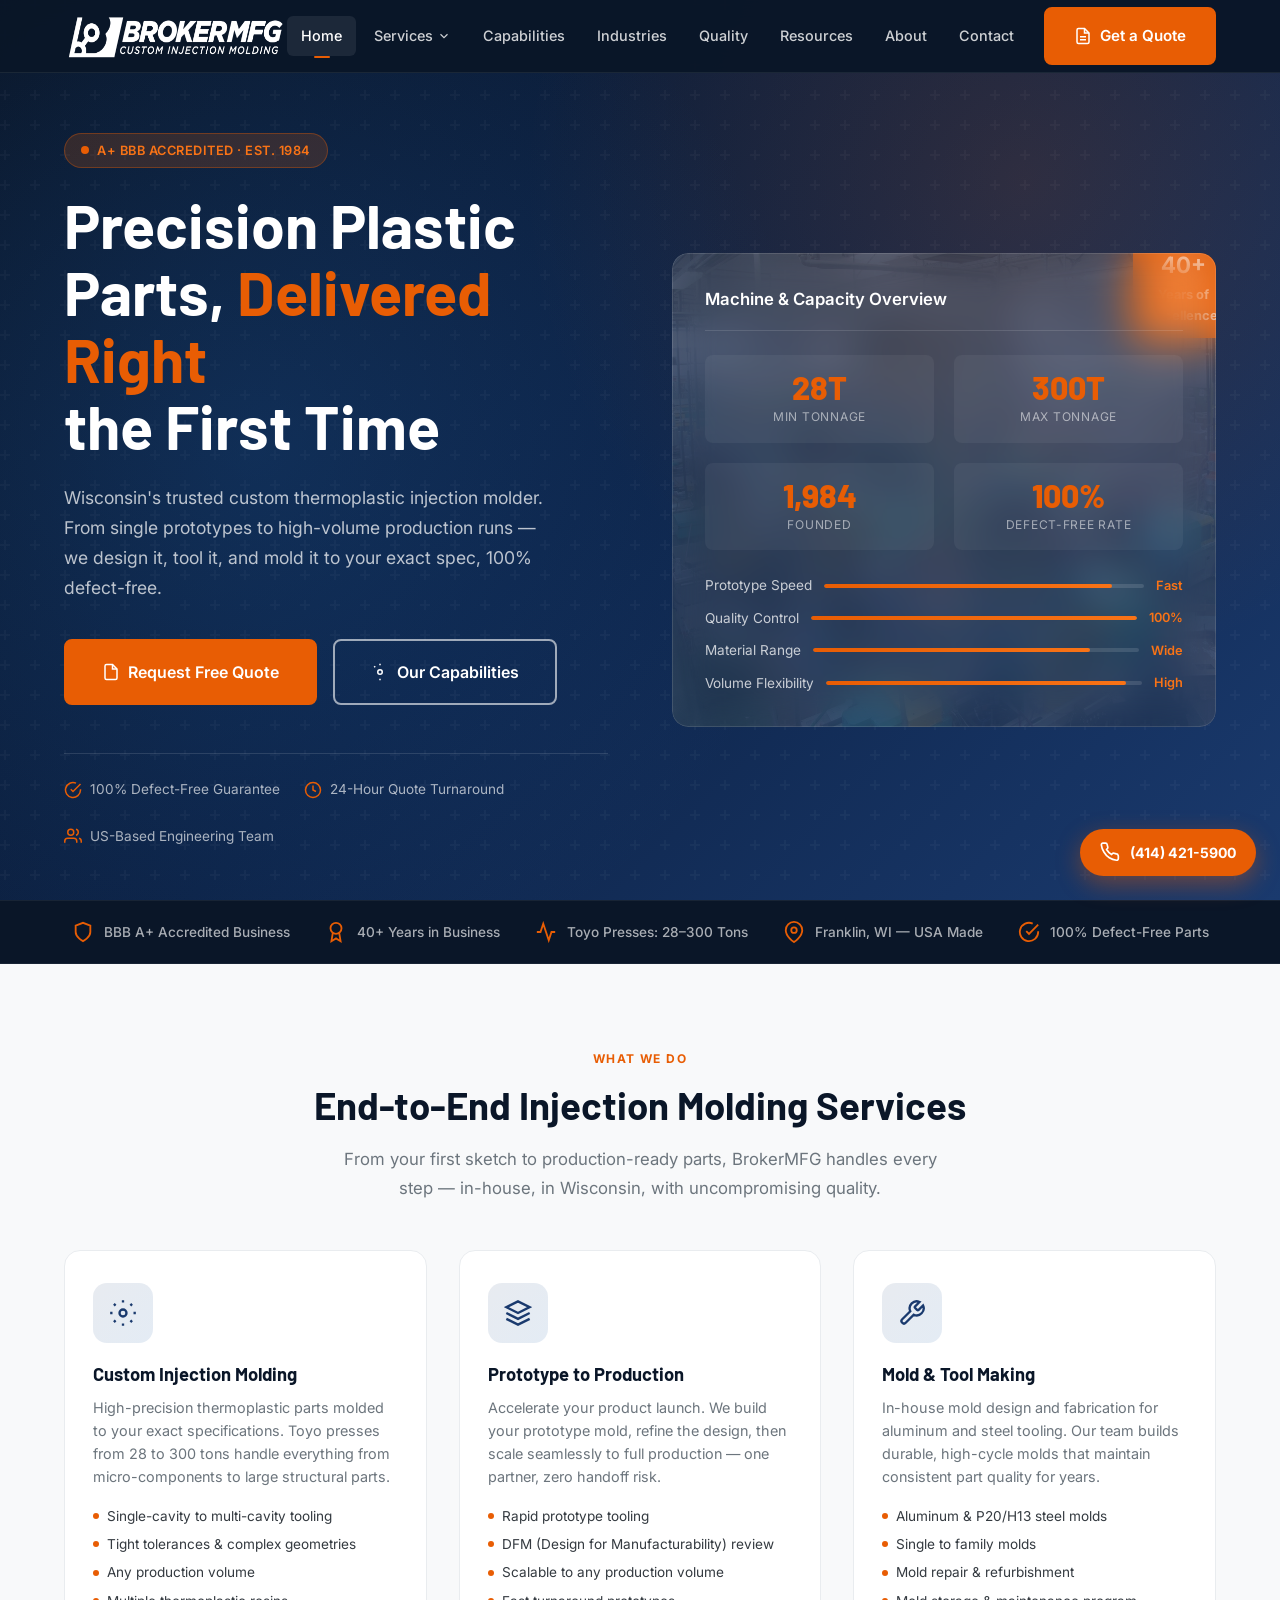
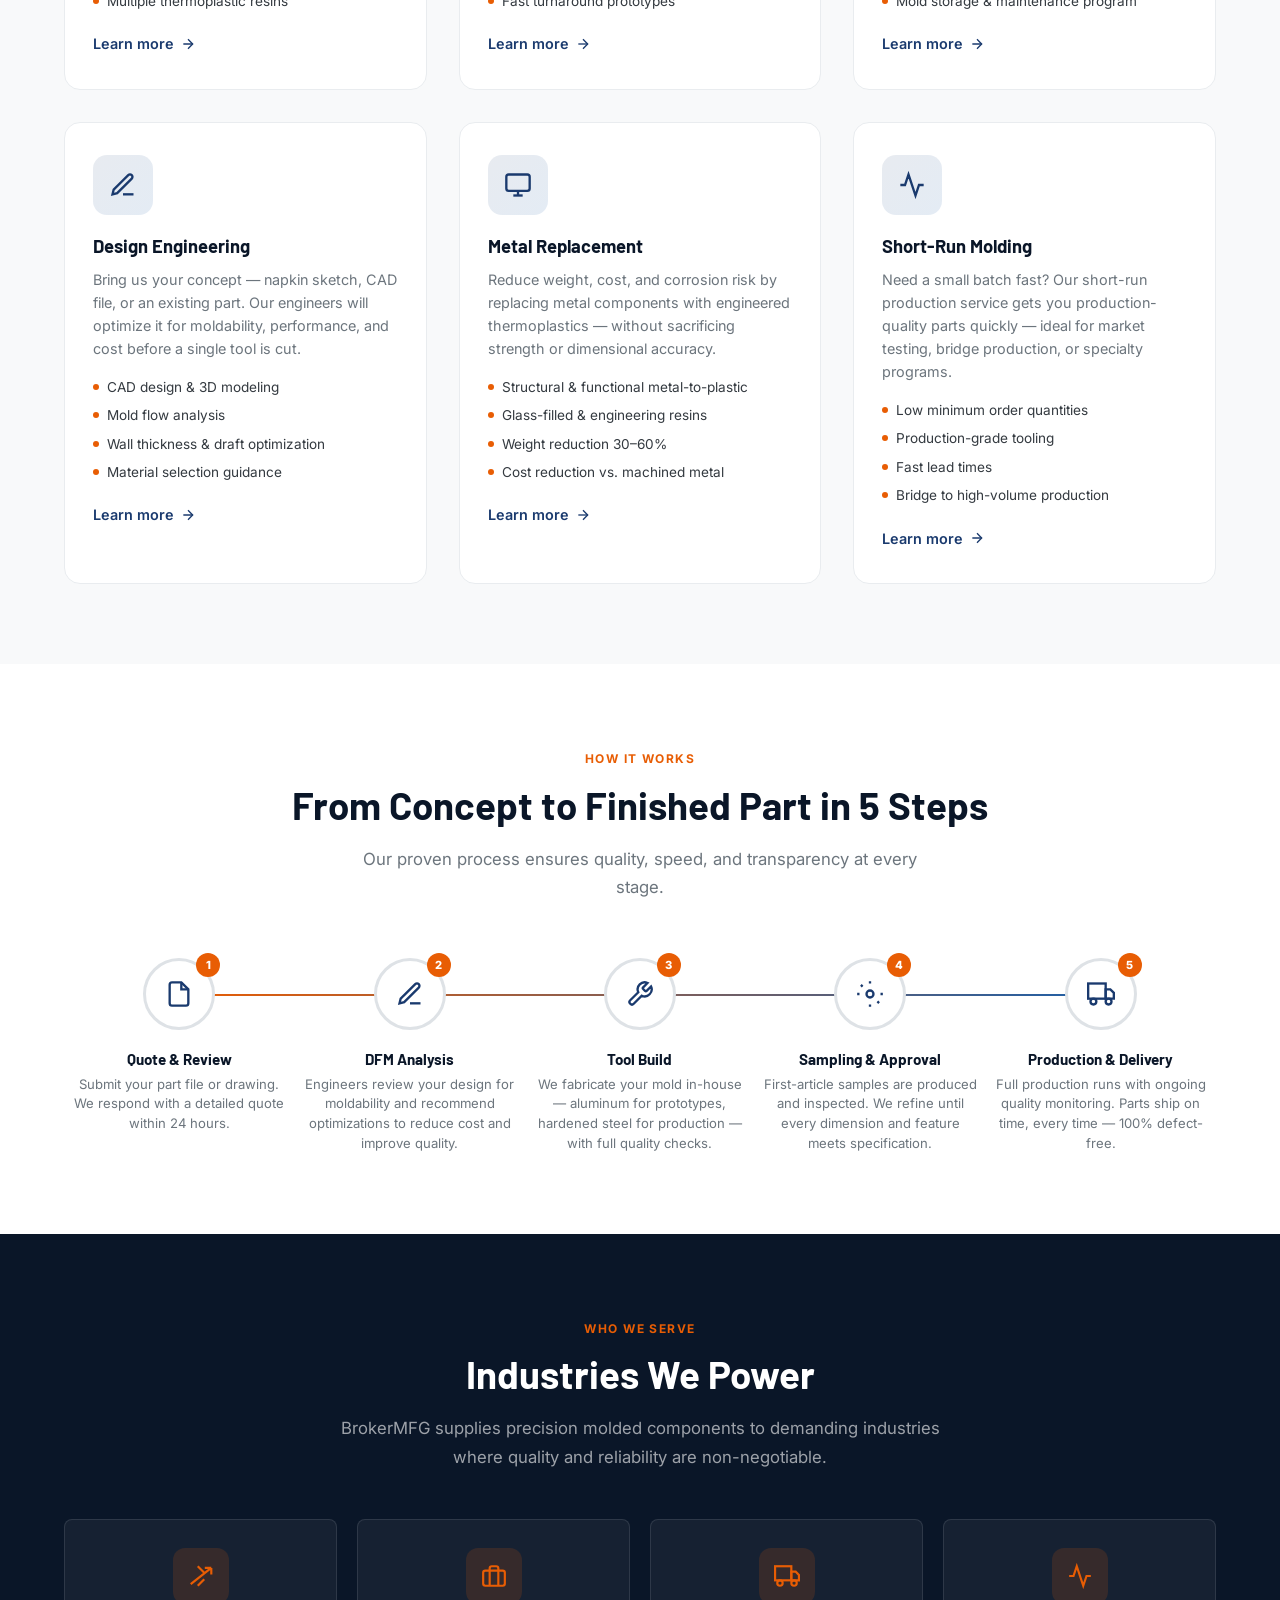
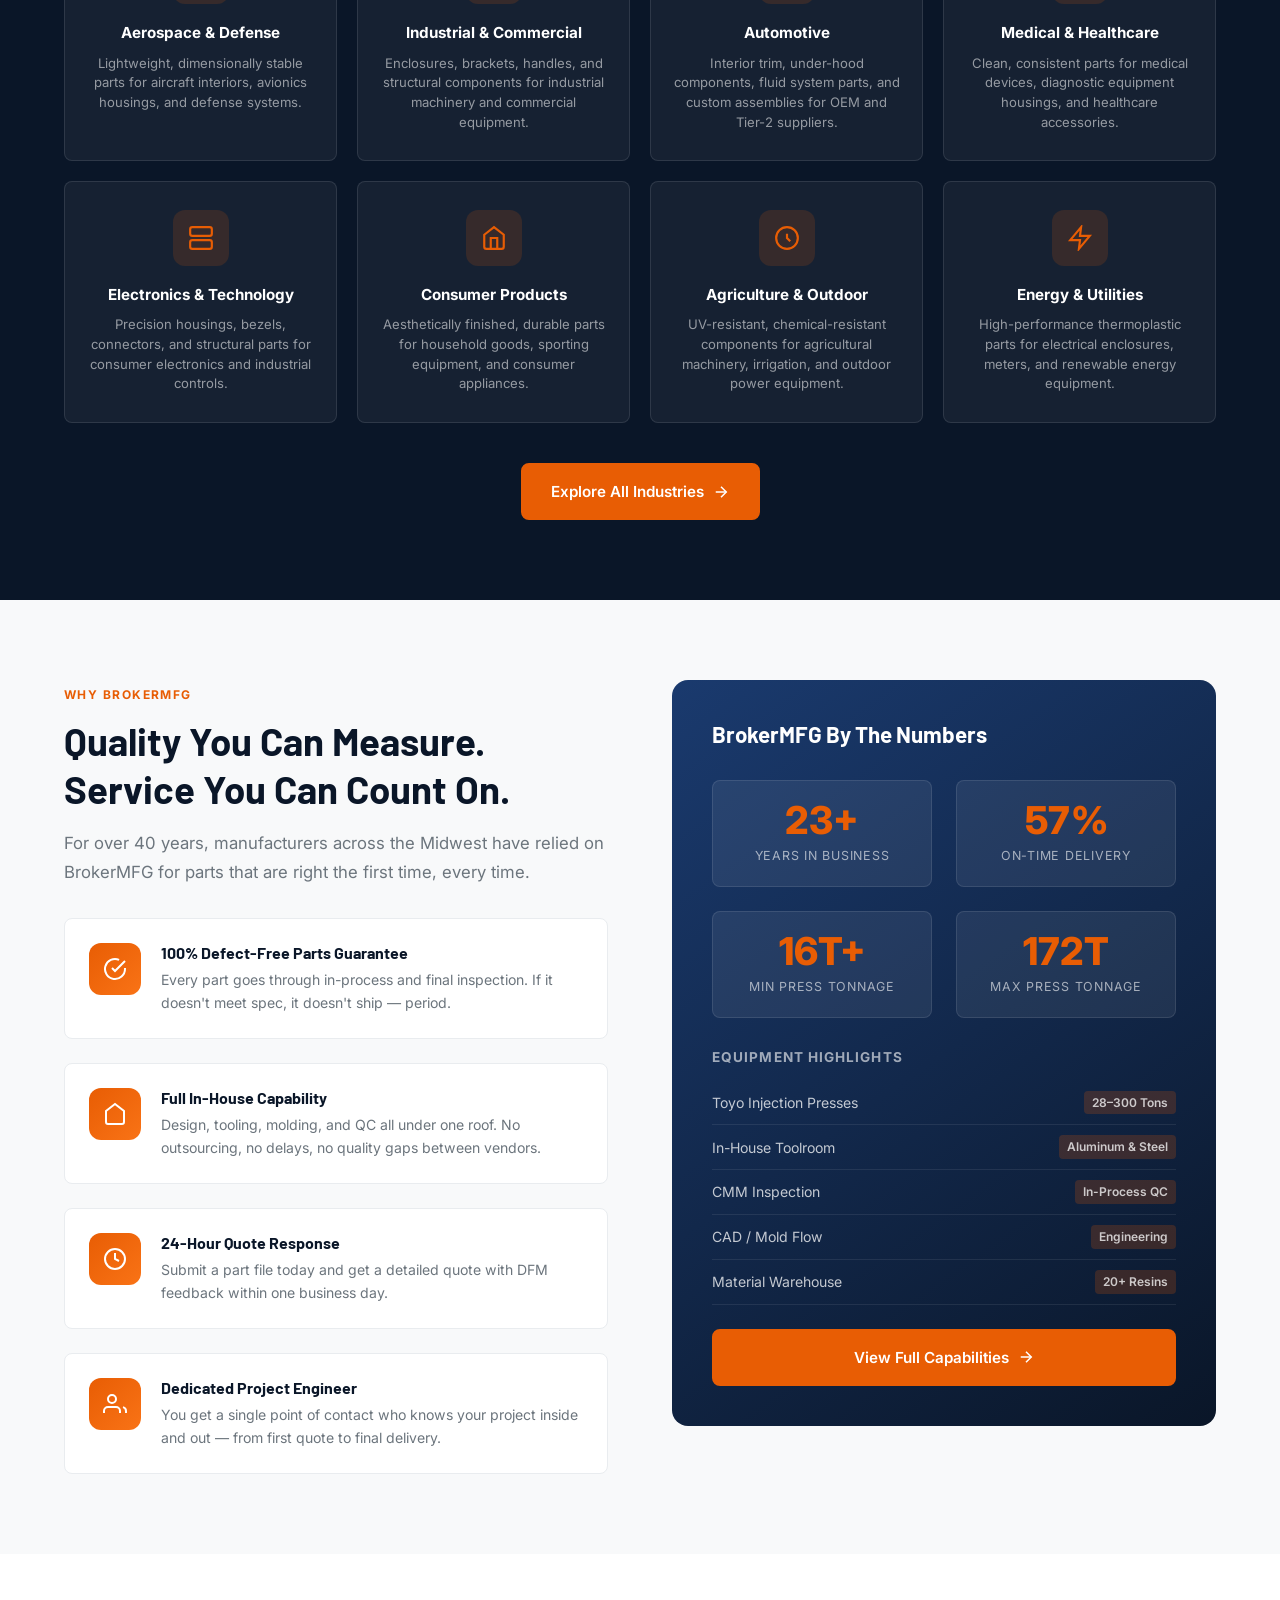
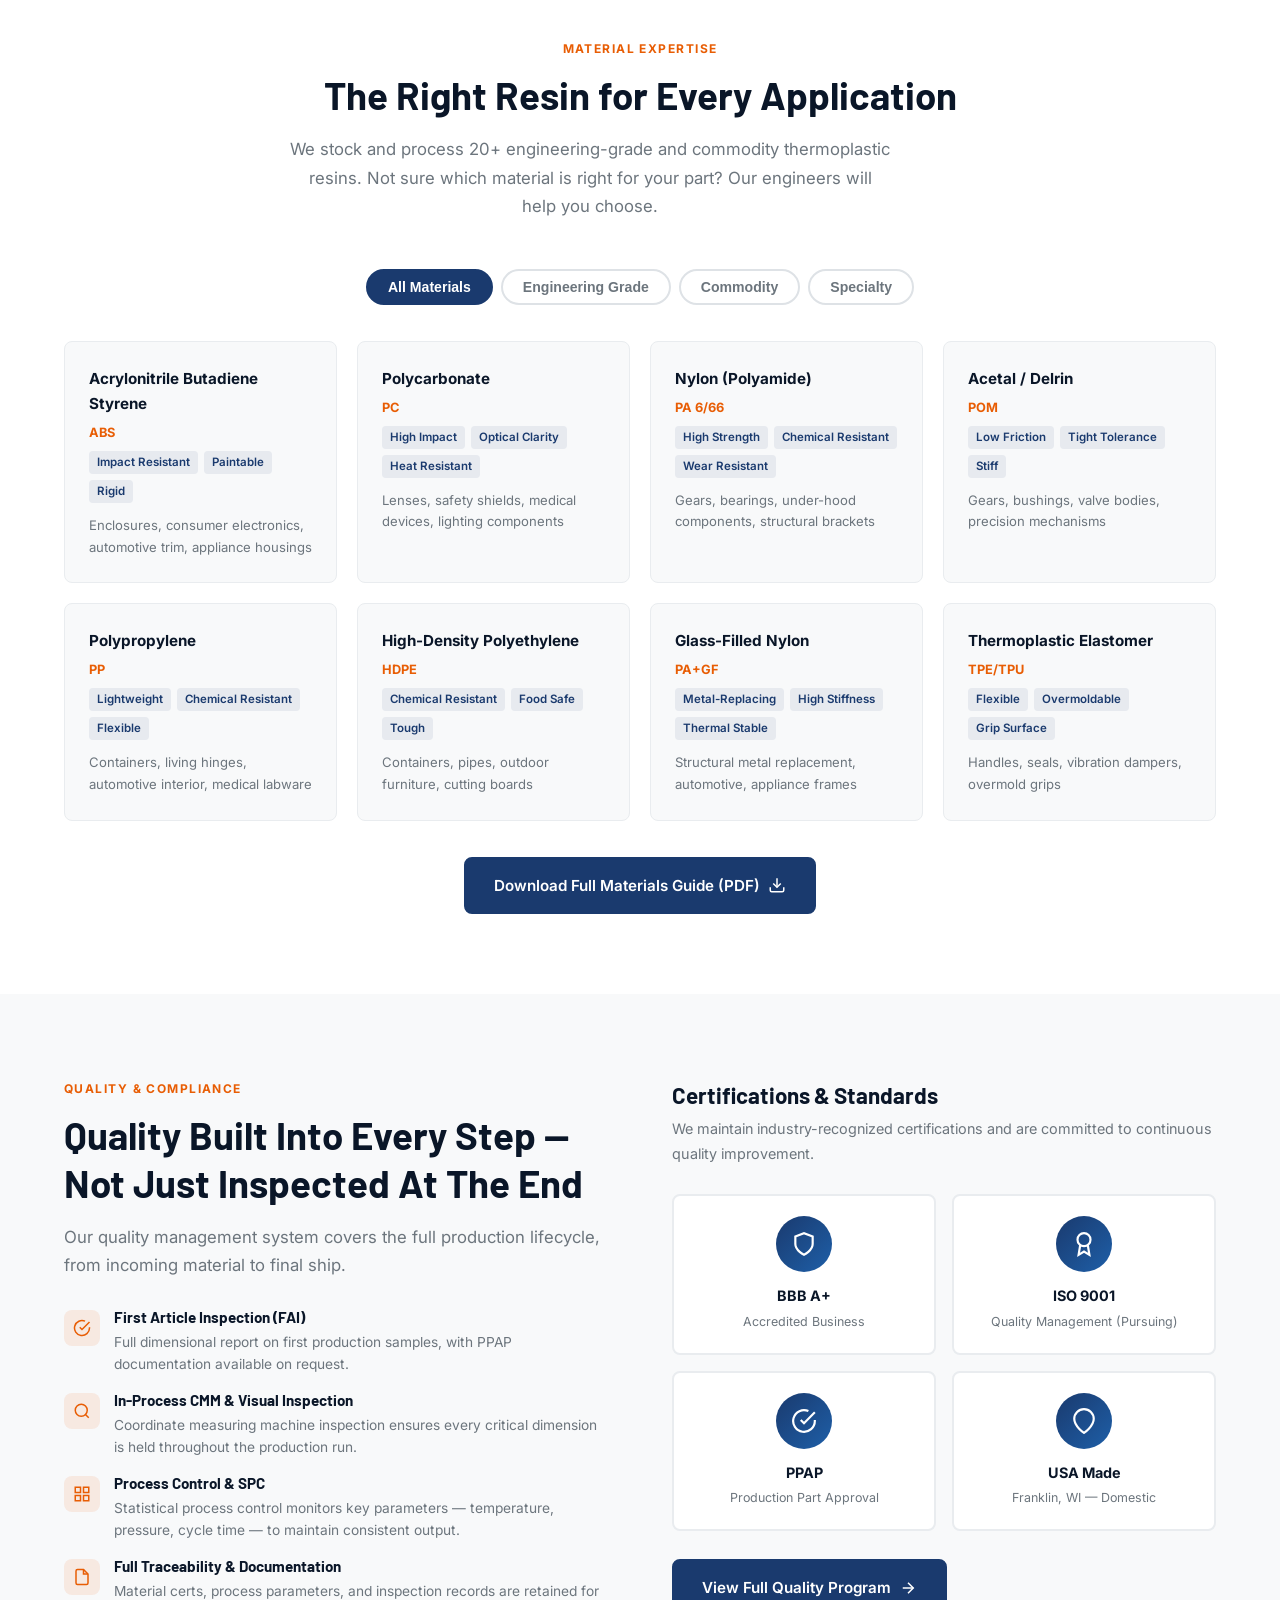
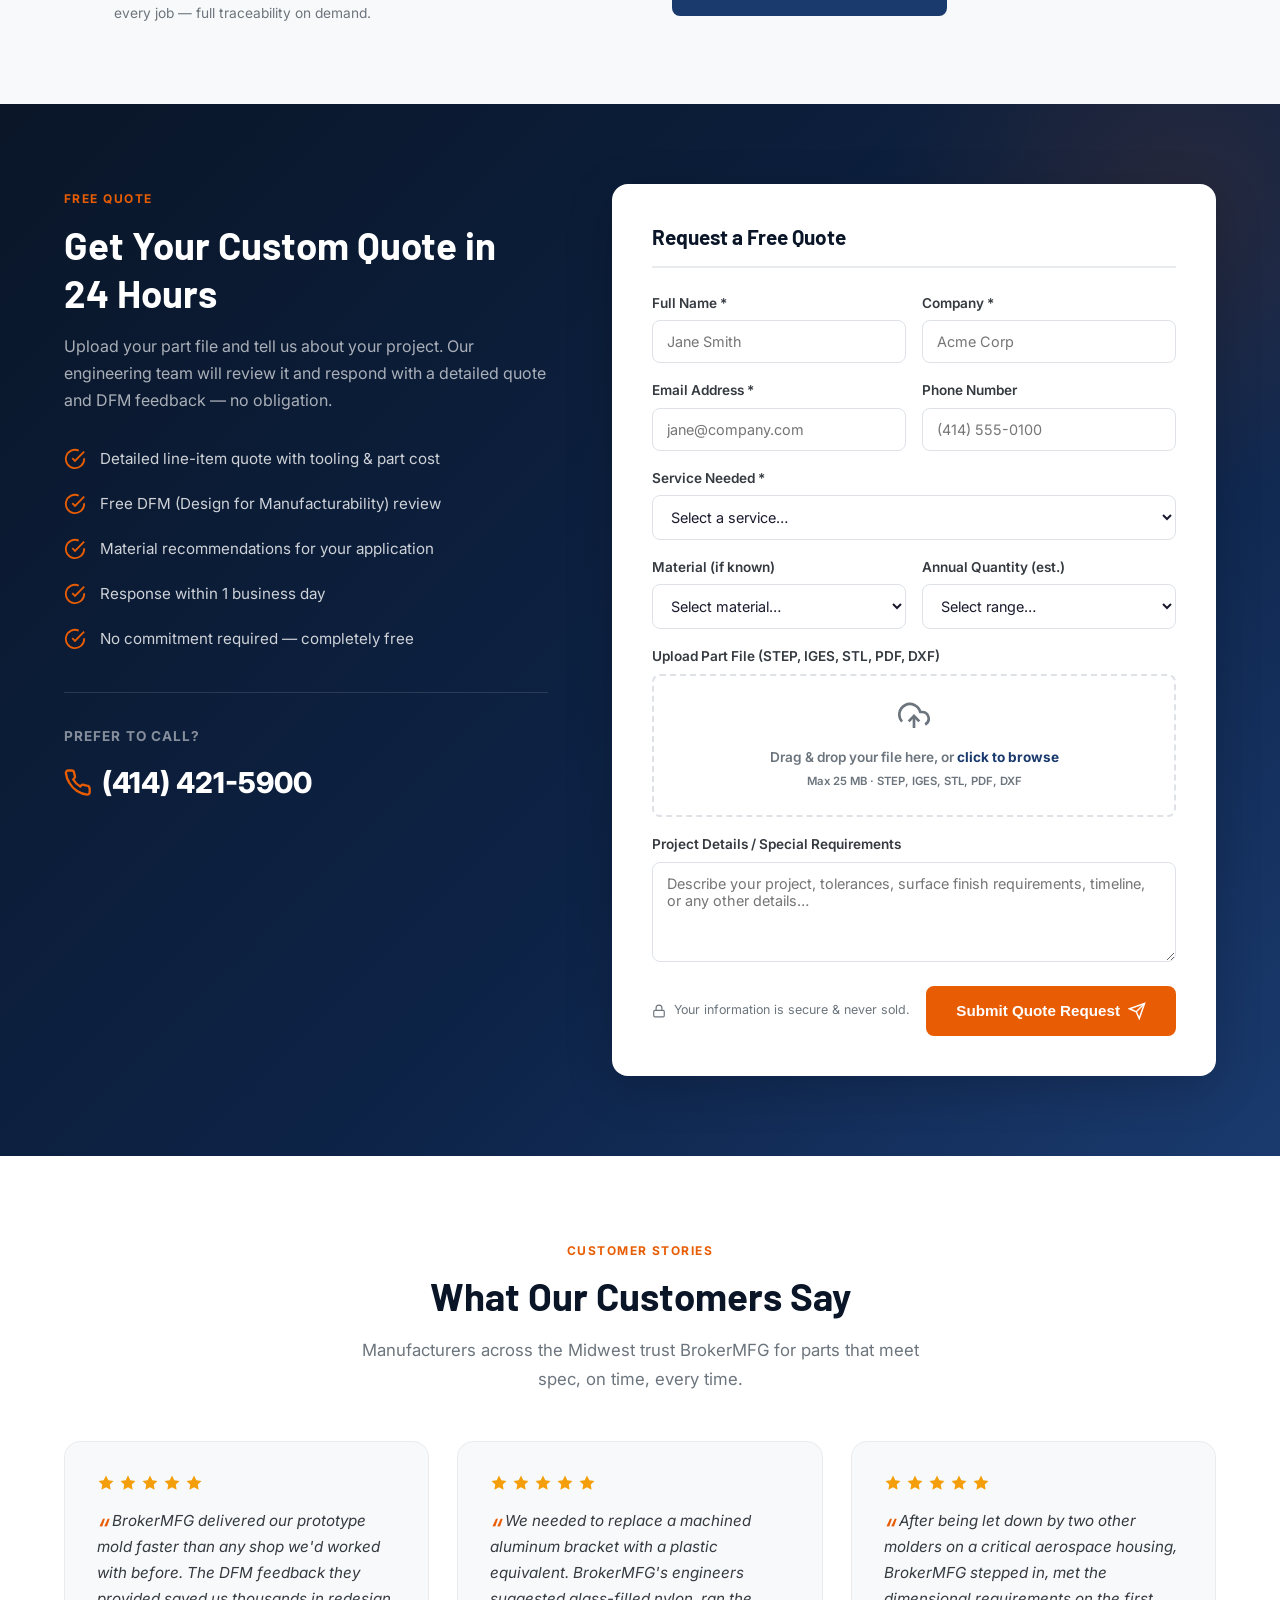
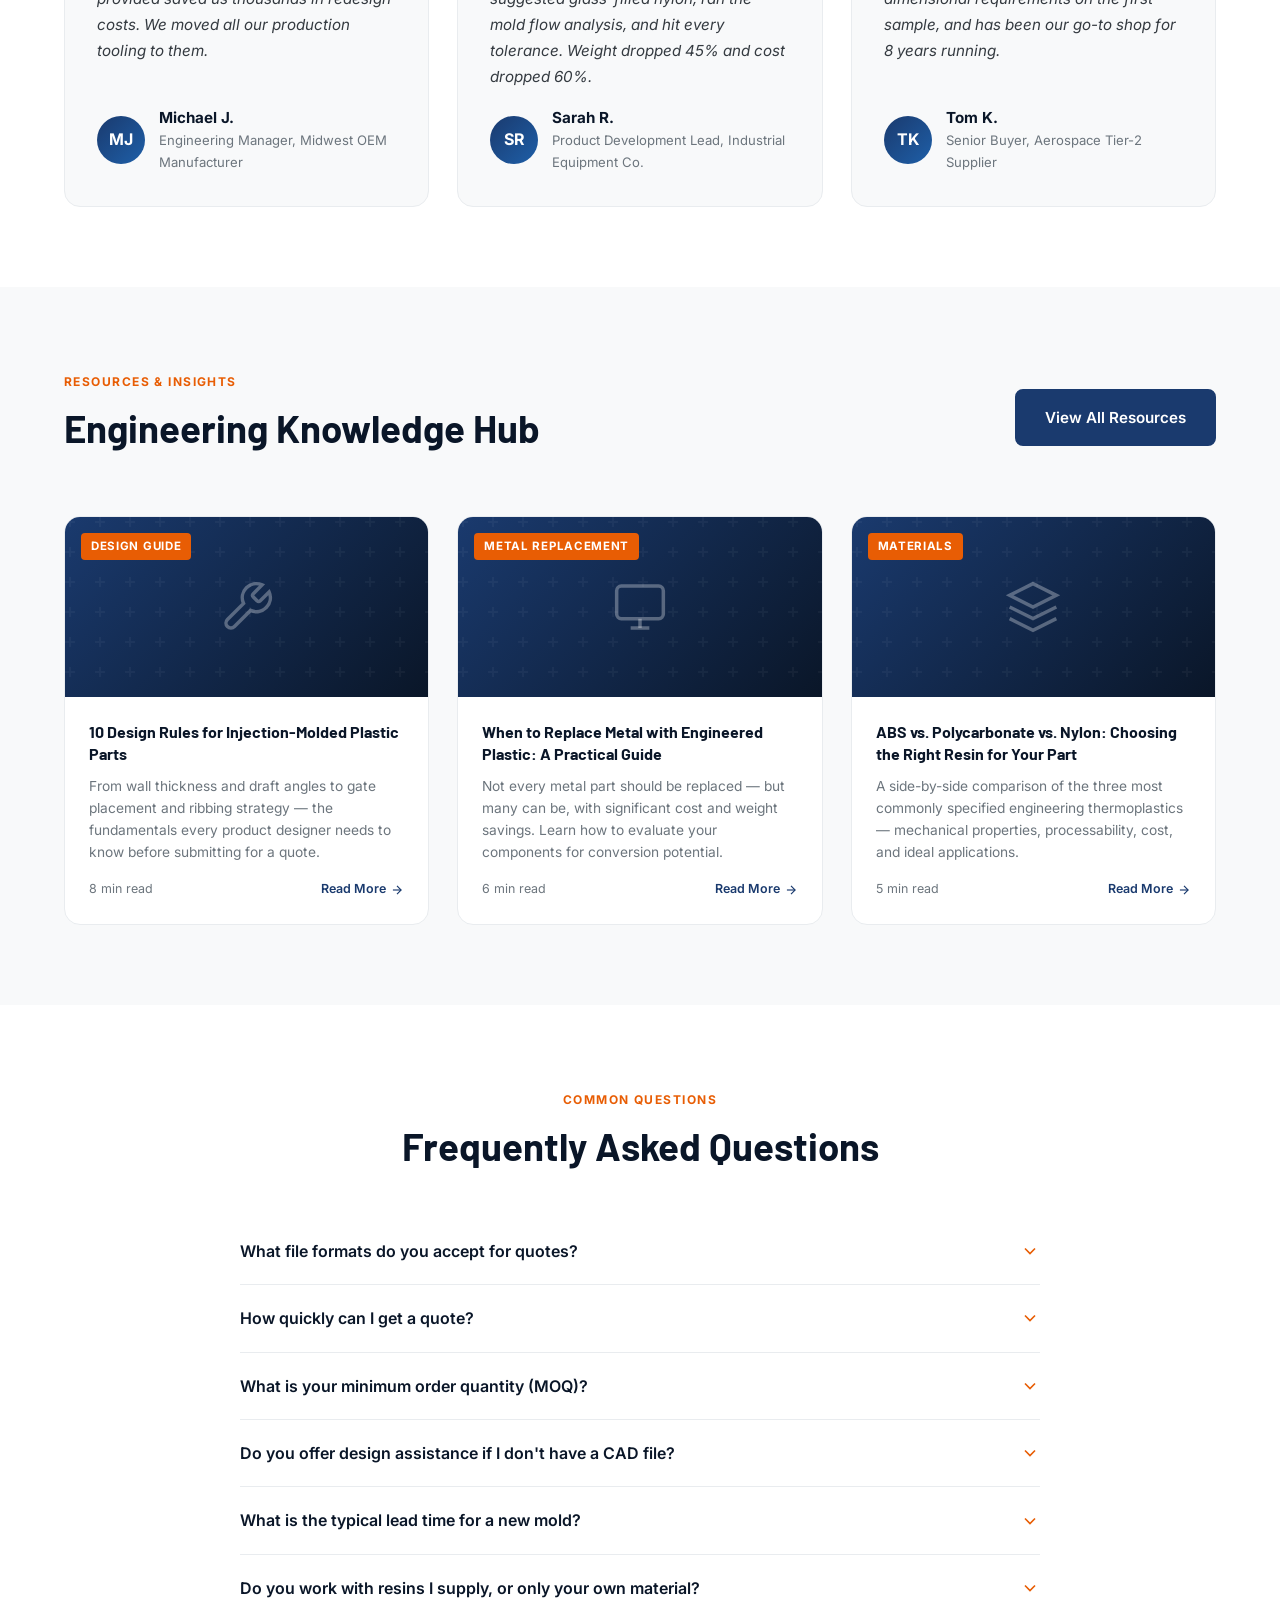
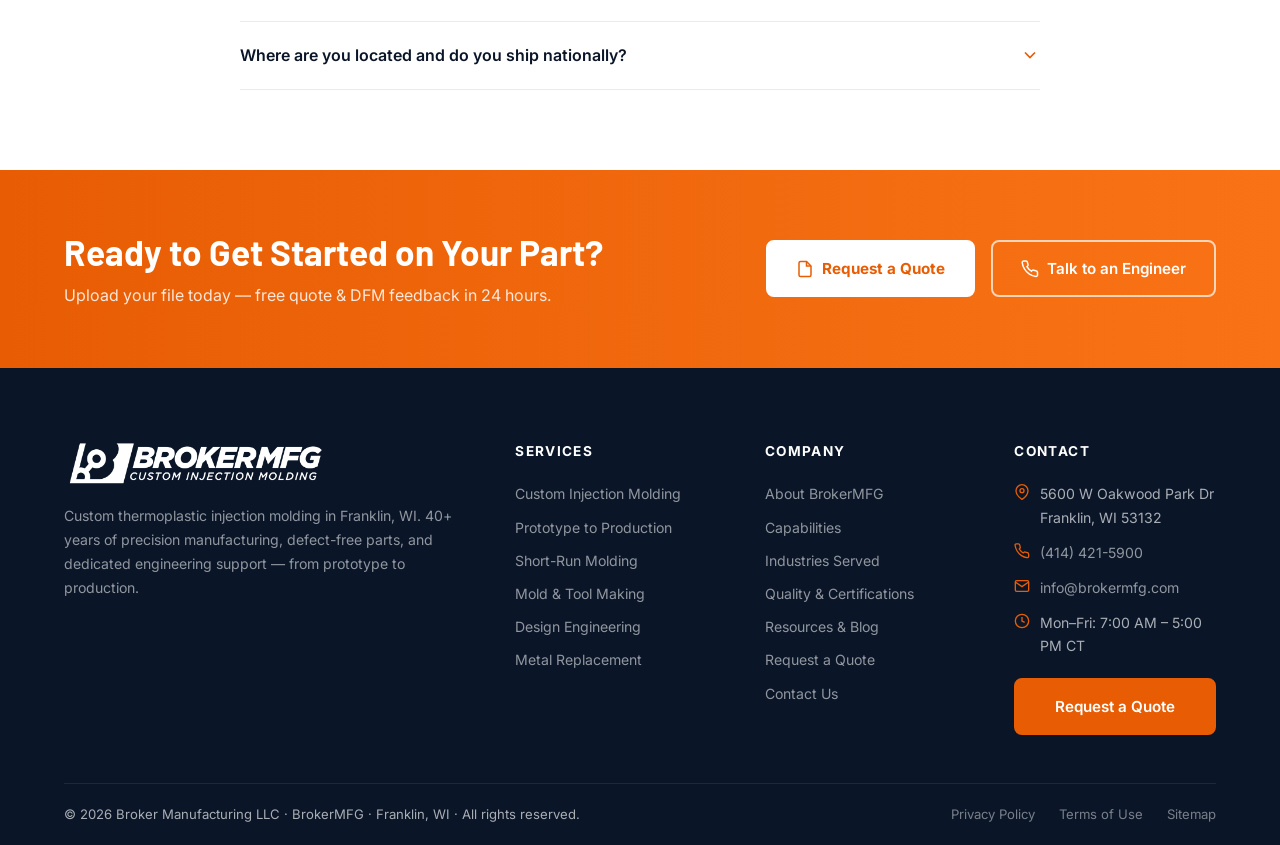
<file: index.html>
<!DOCTYPE html>
<html lang="en">
<head>
  <meta charset="UTF-8">
  <meta name="viewport" content="width=device-width, initial-scale=1.0">
  <title>BrokerMFG | Custom Injection Molding – Franklin, WI | Since 1984</title>
  <meta name="description" content="BrokerMFG delivers precision custom thermoplastic injection molding in Franklin, WI. 40+ years experience. Prototype to high-volume production. Metal replacement. Request a free quote today.">
  <meta name="keywords" content="custom injection molding, thermoplastic injection molding, plastic injection mold, Milwaukee injection molding, Franklin WI manufacturer, metal replacement plastic, prototype molding, mold making Wisconsin">
  <meta property="og:title" content="BrokerMFG | Custom Thermoplastic Injection Molding">
  <meta property="og:description" content="40+ years of precision injection molding in Franklin, WI. From prototype to production – 100% defect-free parts guaranteed.">
  <meta property="og:type" content="website">
  <meta property="og:url" content="https://www.brokermfg.com">
  <link rel="sitemap" type="application/xml" href="sitemap.xml">
  <link rel="canonical" href="https://www.brokermfg.com/">
  <link rel="icon" type="image/svg+xml" href="data:image/svg+xml,<svg xmlns='http://www.w3.org/2000/svg' viewBox='0 0 32 32'><rect width='32' height='32' rx='6' fill='%23e85d04'/><text x='50%25' y='50%25' dominant-baseline='central' text-anchor='middle' font-family='Arial' font-weight='800' font-size='14' fill='white'>B</text></svg>">
  <link rel="preconnect" href="https://fonts.googleapis.com">
  <link rel="preconnect" href="https://fonts.gstatic.com" crossorigin>
  <link href="https://fonts.googleapis.com/css2?family=Barlow:wght@600;700;800&family=Inter:wght@400;500;600&display=swap" rel="stylesheet">
  <link rel="stylesheet" href="css/style.css">
  <!-- Structured Data -->
  <script type="application/ld+json">
  {
    "@context": "https://schema.org",
    "@type": "ManufacturingBusiness",
    "name": "Broker Manufacturing LLC",
    "alternateName": "BrokerMFG",
    "description": "Custom thermoplastic injection molding company specializing in prototype to high-volume production.",
    "foundingDate": "1984",
    "address": {
      "@type": "PostalAddress",
      "streetAddress": "5600 W Oakwood Park Dr",
      "addressLocality": "Franklin",
      "addressRegion": "WI",
      "postalCode": "53132",
      "addressCountry": "US"
    },
    "telephone": "+14144215900",
    "url": "https://www.brokermfg.com",
    "areaServed": "US",
    "hasCredential": "BBB A+ Accredited Business"
  }
  </script>
</head>
<body>

<!-- ═══════════════════════════════════════════════════
     NAVIGATION
════════════════════════════════════════════════════ -->
<nav class="navbar" role="navigation" aria-label="Main navigation">
  <div class="nav-inner">
    <a href="index.html" class="nav-logo" aria-label="BrokerMFG Home">
      <img src="images/brokermfg-logo-white.png" alt="BrokerMFG Custom Injection Molding" class="nav-logo-img">
    </a>

    <div class="nav-links">
      <a href="index.html" class="active">Home</a>
      <div class="nav-dropdown">
        <a href="services.html">
          Services
          <svg viewBox="0 0 24 24" fill="none" stroke="currentColor" stroke-width="2"><polyline points="6 9 12 15 18 9"/></svg>
        </a>
        <div class="dropdown-menu">
          <a href="services.html#injection-molding">
            <svg viewBox="0 0 24 24" fill="none" stroke="currentColor" stroke-width="2"><circle cx="12" cy="12" r="3"/><path d="M12 1v2M12 21v2M4.22 4.22l1.42 1.42M18.36 18.36l1.42 1.42M1 12h2M21 12h2M4.22 19.78l1.42-1.42M18.36 5.64l1.42-1.42"/></svg>
            Custom Injection Molding
          </a>
          <a href="services.html#short-run">
            <svg viewBox="0 0 24 24" fill="none" stroke="currentColor" stroke-width="2"><polyline points="22 12 18 12 15 21 9 3 6 12 2 12"/></svg>
            Short Run Molding
          </a>
          <a href="services.html#prototype">
            <svg viewBox="0 0 24 24" fill="none" stroke="currentColor" stroke-width="2"><polygon points="12 2 2 7 12 12 22 7 12 2"/><polyline points="2 17 12 22 22 17"/><polyline points="2 12 12 17 22 12"/></svg>
            Prototype to Production
          </a>
          <a href="services.html#mold-making">
            <svg viewBox="0 0 24 24" fill="none" stroke="currentColor" stroke-width="2"><path d="M14.7 6.3a1 1 0 0 0 0 1.4l1.6 1.6a1 1 0 0 0 1.4 0l3.77-3.77a6 6 0 0 1-7.94 7.94l-6.91 6.91a2.12 2.12 0 0 1-3-3l6.91-6.91a6 6 0 0 1 7.94-7.94l-3.76 3.76z"/></svg>
            Mold &amp; Tool Making
          </a>
          <a href="services.html#design">
            <svg viewBox="0 0 24 24" fill="none" stroke="currentColor" stroke-width="2"><path d="M12 20h9"/><path d="M16.5 3.5a2.121 2.121 0 0 1 3 3L7 19l-4 1 1-4L16.5 3.5z"/></svg>
            Design Engineering
          </a>
          <a href="services.html#metal-replacement">
            <svg viewBox="0 0 24 24" fill="none" stroke="currentColor" stroke-width="2"><rect x="2" y="3" width="20" height="14" rx="2"/><line x1="8" y1="21" x2="16" y2="21"/><line x1="12" y1="17" x2="12" y2="21"/></svg>
            Metal Replacement
          </a>
        </div>
      </div>
      <a href="capabilities.html">Capabilities</a>
      <a href="industries.html">Industries</a>
      <a href="quality.html">Quality</a>
      <a href="resources.html">Resources</a>
      <a href="about.html">About</a>
      <a href="contact.html">Contact</a>
    </div>

    <a href="quote.html" class="btn btn-primary nav-cta">
      <svg viewBox="0 0 24 24" fill="none" stroke="currentColor" stroke-width="2"><path d="M14 2H6a2 2 0 0 0-2 2v16a2 2 0 0 0 2 2h12a2 2 0 0 0 2-2V8z"/><polyline points="14 2 14 8 20 8"/><line x1="16" y1="13" x2="8" y2="13"/><line x1="16" y1="17" x2="8" y2="17"/></svg>
      Get a Quote
    </a>

    <button class="nav-toggle" aria-label="Toggle menu" aria-expanded="false">
      <span></span><span></span><span></span>
    </button>
  </div>
</nav>

<!-- ═══════════════════════════════════════════════════
     HERO
════════════════════════════════════════════════════ -->
<section class="hero" aria-label="Hero banner">
  <div class="hero-bg-pattern"></div>
  <div class="hero-content">
    <div class="hero-grid">

      <!-- Left: Copy -->
      <div>
        <div class="hero-badge">
          <span class="hero-badge-dot"></span>
          A+ BBB Accredited · Est. 1984
        </div>
        <h1 class="hero-title">
          Precision Plastic<br>
          Parts, <span class="accent">Delivered Right</span><br>
          the First Time
        </h1>
        <p class="hero-subtitle">
          Wisconsin's trusted custom thermoplastic injection molder. From single prototypes to high-volume production runs — we design it, tool it, and mold it to your exact spec, 100% defect-free.
        </p>
        <div class="hero-actions">
          <a href="quote.html" class="btn btn-primary btn-lg">
            <svg viewBox="0 0 24 24" fill="none" stroke="currentColor" stroke-width="2"><path d="M14 2H6a2 2 0 0 0-2 2v16a2 2 0 0 0 2 2h12a2 2 0 0 0 2-2V8z"/><polyline points="14 2 14 8 20 8"/></svg>
            Request Free Quote
          </a>
          <a href="capabilities.html" class="btn btn-outline btn-lg">
            <svg viewBox="0 0 24 24" fill="none" stroke="currentColor" stroke-width="2"><circle cx="12" cy="12" r="3"/><path d="M12 1v2M12 21v2M4.22 4.22l1.42 1.42"/></svg>
            Our Capabilities
          </a>
        </div>
        <div class="hero-trust">
          <div class="hero-trust-item">
            <svg viewBox="0 0 24 24" fill="none" stroke="currentColor" stroke-width="2"><path d="M22 11.08V12a10 10 0 1 1-5.93-9.14"/><polyline points="22 4 12 14.01 9 11.01"/></svg>
            100% Defect-Free Guarantee
          </div>
          <div class="hero-trust-item">
            <svg viewBox="0 0 24 24" fill="none" stroke="currentColor" stroke-width="2"><circle cx="12" cy="12" r="10"/><polyline points="12 6 12 12 16 14"/></svg>
            24-Hour Quote Turnaround
          </div>
          <div class="hero-trust-item">
            <svg viewBox="0 0 24 24" fill="none" stroke="currentColor" stroke-width="2"><path d="M17 21v-2a4 4 0 0 0-4-4H5a4 4 0 0 0-4 4v2"/><circle cx="9" cy="7" r="4"/><path d="M23 21v-2a4 4 0 0 0-3-3.87"/><path d="M16 3.13a4 4 0 0 1 0 7.75"/></svg>
            US-Based Engineering Team
          </div>
        </div>
      </div>

      <!-- Right: Stats Card -->
      <div class="hero-visual" style="border-radius:var(--radius-lg);overflow:hidden;">
        <img src="images/Molding+factory.jpeg" alt="Custom thermoplastic injection molding factory floor in Franklin, Wisconsin — Toyo injection presses ranging 28 to 300 tons" style="position:absolute;inset:0;width:100%;height:100%;object-fit:cover;opacity:0.22;border-radius:var(--radius-lg);">
        <div class="hero-float-badge">
          <strong>40+</strong>
          Years of<br>Excellence
        </div>
        <div class="hero-card">
          <p class="hero-card-title">Machine &amp; Capacity Overview</p>
          <div class="stat-grid">
            <div class="stat-item">
              <div class="stat-number" data-target="28" data-suffix="T">0</div>
              <div class="stat-label">Min Tonnage</div>
            </div>
            <div class="stat-item">
              <div class="stat-number" data-target="300" data-suffix="T">0</div>
              <div class="stat-label">Max Tonnage</div>
            </div>
            <div class="stat-item">
              <div class="stat-number" data-target="1984">0</div>
              <div class="stat-label">Founded</div>
            </div>
            <div class="stat-item">
              <div class="stat-number" data-target="100" data-suffix="%">0</div>
              <div class="stat-label">Defect-Free Rate</div>
            </div>
          </div>
          <div class="capability-list">
            <div class="capability-item">
              <span>Prototype Speed</span>
              <div class="cap-bar-wrap"><div class="cap-bar" data-width="90%"></div></div>
              <span class="cap-value">Fast</span>
            </div>
            <div class="capability-item">
              <span>Quality Control</span>
              <div class="cap-bar-wrap"><div class="cap-bar" data-width="100%"></div></div>
              <span class="cap-value">100%</span>
            </div>
            <div class="capability-item">
              <span>Material Range</span>
              <div class="cap-bar-wrap"><div class="cap-bar" data-width="85%"></div></div>
              <span class="cap-value">Wide</span>
            </div>
            <div class="capability-item">
              <span>Volume Flexibility</span>
              <div class="cap-bar-wrap"><div class="cap-bar" data-width="95%"></div></div>
              <span class="cap-value">High</span>
            </div>
          </div>
        </div>
      </div>

    </div>
  </div>
</section>

<!-- ── Trust Bar ── -->
<div class="trust-bar">
  <div class="trust-bar-inner">
    <div class="trust-item">
      <svg viewBox="0 0 24 24" fill="none" stroke="currentColor" stroke-width="2"><path d="M12 22s8-4 8-10V5l-8-3-8 3v7c0 6 8 10 8 10z"/></svg>
      BBB A+ Accredited Business
    </div>
    <div class="trust-item">
      <svg viewBox="0 0 24 24" fill="none" stroke="currentColor" stroke-width="2"><circle cx="12" cy="8" r="6"/><path d="M15.477 12.89L17 22l-5-3-5 3 1.523-9.11"/></svg>
      40+ Years in Business
    </div>
    <div class="trust-item">
      <svg viewBox="0 0 24 24" fill="none" stroke="currentColor" stroke-width="2"><polyline points="22 12 18 12 15 21 9 3 6 12 2 12"/></svg>
      Toyo Presses: 28–300 Tons
    </div>
    <div class="trust-item">
      <svg viewBox="0 0 24 24" fill="none" stroke="currentColor" stroke-width="2"><path d="M21 10c0 7-9 13-9 13s-9-6-9-13a9 9 0 0 1 18 0z"/><circle cx="12" cy="10" r="3"/></svg>
      Franklin, WI — USA Made
    </div>
    <div class="trust-item">
      <svg viewBox="0 0 24 24" fill="none" stroke="currentColor" stroke-width="2"><path d="M22 11.08V12a10 10 0 1 1-5.93-9.14"/><polyline points="22 4 12 14.01 9 11.01"/></svg>
      100% Defect-Free Parts
    </div>
  </div>
</div>

<!-- ═══════════════════════════════════════════════════
     SERVICES
════════════════════════════════════════════════════ -->
<section class="section services" id="services">
  <div class="container">
    <div class="text-center fade-in">
      <span class="section-label">What We Do</span>
      <h2 class="section-title">End-to-End Injection Molding Services</h2>
      <p class="section-subtitle" style="margin: 0 auto;">From your first sketch to production-ready parts, BrokerMFG handles every step — in-house, in Wisconsin, with uncompromising quality.</p>
    </div>

    <div class="grid-3" style="margin-top:48px;">

      <div class="service-card fade-in fade-in-delay-1">
        <div class="service-icon">
          <svg viewBox="0 0 24 24" fill="none" stroke="currentColor" stroke-width="2"><circle cx="12" cy="12" r="3"/><path d="M12 1v2M12 21v2M4.22 4.22l1.42 1.42M18.36 18.36l1.42 1.42M1 12h2M21 12h2M4.22 19.78l1.42-1.42M18.36 5.64l1.42-1.42"/></svg>
        </div>
        <h3 class="service-title">Custom Injection Molding</h3>
        <p class="service-desc">High-precision thermoplastic parts molded to your exact specifications. Toyo presses from 28 to 300 tons handle everything from micro-components to large structural parts.</p>
        <ul class="service-features">
          <li>Single-cavity to multi-cavity tooling</li>
          <li>Tight tolerances &amp; complex geometries</li>
          <li>Any production volume</li>
          <li>Multiple thermoplastic resins</li>
        </ul>
        <a href="services.html#injection-molding" class="service-link">
          Learn more
          <svg viewBox="0 0 24 24" fill="none" stroke="currentColor" stroke-width="2"><line x1="5" y1="12" x2="19" y2="12"/><polyline points="12 5 19 12 12 19"/></svg>
        </a>
      </div>

      <div class="service-card fade-in fade-in-delay-2">
        <div class="service-icon">
          <svg viewBox="0 0 24 24" fill="none" stroke="currentColor" stroke-width="2"><polygon points="12 2 2 7 12 12 22 7 12 2"/><polyline points="2 17 12 22 22 17"/><polyline points="2 12 12 17 22 12"/></svg>
        </div>
        <h3 class="service-title">Prototype to Production</h3>
        <p class="service-desc">Accelerate your product launch. We build your prototype mold, refine the design, then scale seamlessly to full production — one partner, zero handoff risk.</p>
        <ul class="service-features">
          <li>Rapid prototype tooling</li>
          <li>DFM (Design for Manufacturability) review</li>
          <li>Scalable to any production volume</li>
          <li>Fast turnaround prototypes</li>
        </ul>
        <a href="services.html#prototype" class="service-link">
          Learn more
          <svg viewBox="0 0 24 24" fill="none" stroke="currentColor" stroke-width="2"><line x1="5" y1="12" x2="19" y2="12"/><polyline points="12 5 19 12 12 19"/></svg>
        </a>
      </div>

      <div class="service-card fade-in fade-in-delay-3">
        <div class="service-icon">
          <svg viewBox="0 0 24 24" fill="none" stroke="currentColor" stroke-width="2"><path d="M14.7 6.3a1 1 0 0 0 0 1.4l1.6 1.6a1 1 0 0 0 1.4 0l3.77-3.77a6 6 0 0 1-7.94 7.94l-6.91 6.91a2.12 2.12 0 0 1-3-3l6.91-6.91a6 6 0 0 1 7.94-7.94l-3.76 3.76z"/></svg>
        </div>
        <h3 class="service-title">Mold &amp; Tool Making</h3>
        <p class="service-desc">In-house mold design and fabrication for aluminum and steel tooling. Our team builds durable, high-cycle molds that maintain consistent part quality for years.</p>
        <ul class="service-features">
          <li>Aluminum &amp; P20/H13 steel molds</li>
          <li>Single to family molds</li>
          <li>Mold repair &amp; refurbishment</li>
          <li>Mold storage &amp; maintenance program</li>
        </ul>
        <a href="services.html#mold-making" class="service-link">
          Learn more
          <svg viewBox="0 0 24 24" fill="none" stroke="currentColor" stroke-width="2"><line x1="5" y1="12" x2="19" y2="12"/><polyline points="12 5 19 12 12 19"/></svg>
        </a>
      </div>

      <div class="service-card fade-in fade-in-delay-1">
        <div class="service-icon">
          <svg viewBox="0 0 24 24" fill="none" stroke="currentColor" stroke-width="2"><path d="M12 20h9"/><path d="M16.5 3.5a2.121 2.121 0 0 1 3 3L7 19l-4 1 1-4L16.5 3.5z"/></svg>
        </div>
        <h3 class="service-title">Design Engineering</h3>
        <p class="service-desc">Bring us your concept — napkin sketch, CAD file, or an existing part. Our engineers will optimize it for moldability, performance, and cost before a single tool is cut.</p>
        <ul class="service-features">
          <li>CAD design &amp; 3D modeling</li>
          <li>Mold flow analysis</li>
          <li>Wall thickness &amp; draft optimization</li>
          <li>Material selection guidance</li>
        </ul>
        <a href="services.html#design" class="service-link">
          Learn more
          <svg viewBox="0 0 24 24" fill="none" stroke="currentColor" stroke-width="2"><line x1="5" y1="12" x2="19" y2="12"/><polyline points="12 5 19 12 12 19"/></svg>
        </a>
      </div>

      <div class="service-card fade-in fade-in-delay-2">
        <div class="service-icon">
          <svg viewBox="0 0 24 24" fill="none" stroke="currentColor" stroke-width="2"><rect x="2" y="3" width="20" height="14" rx="2"/><line x1="8" y1="21" x2="16" y2="21"/><line x1="12" y1="17" x2="12" y2="21"/></svg>
        </div>
        <h3 class="service-title">Metal Replacement</h3>
        <p class="service-desc">Reduce weight, cost, and corrosion risk by replacing metal components with engineered thermoplastics — without sacrificing strength or dimensional accuracy.</p>
        <ul class="service-features">
          <li>Structural &amp; functional metal-to-plastic</li>
          <li>Glass-filled &amp; engineering resins</li>
          <li>Weight reduction 30–60%</li>
          <li>Cost reduction vs. machined metal</li>
        </ul>
        <a href="services.html#metal-replacement" class="service-link">
          Learn more
          <svg viewBox="0 0 24 24" fill="none" stroke="currentColor" stroke-width="2"><line x1="5" y1="12" x2="19" y2="12"/><polyline points="12 5 19 12 12 19"/></svg>
        </a>
      </div>

      <div class="service-card fade-in fade-in-delay-3">
        <div class="service-icon">
          <svg viewBox="0 0 24 24" fill="none" stroke="currentColor" stroke-width="2"><polyline points="22 12 18 12 15 21 9 3 6 12 2 12"/></svg>
        </div>
        <h3 class="service-title">Short-Run Molding</h3>
        <p class="service-desc">Need a small batch fast? Our short-run production service gets you production-quality parts quickly — ideal for market testing, bridge production, or specialty programs.</p>
        <ul class="service-features">
          <li>Low minimum order quantities</li>
          <li>Production-grade tooling</li>
          <li>Fast lead times</li>
          <li>Bridge to high-volume production</li>
        </ul>
        <a href="services.html#short-run" class="service-link">
          Learn more
          <svg viewBox="0 0 24 24" fill="none" stroke="currentColor" stroke-width="2"><line x1="5" y1="12" x2="19" y2="12"/><polyline points="12 5 19 12 12 19"/></svg>
        </a>
      </div>

    </div>
  </div>
</section>

<!-- ═══════════════════════════════════════════════════
     PROCESS
════════════════════════════════════════════════════ -->
<section class="section process" id="process">
  <div class="container">
    <div class="text-center fade-in">
      <span class="section-label">How It Works</span>
      <h2 class="section-title">From Concept to Finished Part in 5 Steps</h2>
      <p class="section-subtitle" style="margin:0 auto;">Our proven process ensures quality, speed, and transparency at every stage.</p>
    </div>
    <div class="process-steps">

      <div class="process-step fade-in fade-in-delay-1">
        <div class="step-circle">
          <span class="step-num">1</span>
          <svg viewBox="0 0 24 24" fill="none" stroke="currentColor" stroke-width="2"><path d="M14 2H6a2 2 0 0 0-2 2v16a2 2 0 0 0 2 2h12a2 2 0 0 0 2-2V8z"/><polyline points="14 2 14 8 20 8"/></svg>
        </div>
        <h4 class="step-title">Quote &amp; Review</h4>
        <p class="step-desc">Submit your part file or drawing. We respond with a detailed quote within 24 hours.</p>
      </div>

      <div class="process-step fade-in fade-in-delay-2">
        <div class="step-circle">
          <span class="step-num">2</span>
          <svg viewBox="0 0 24 24" fill="none" stroke="currentColor" stroke-width="2"><path d="M12 20h9"/><path d="M16.5 3.5a2.121 2.121 0 0 1 3 3L7 19l-4 1 1-4L16.5 3.5z"/></svg>
        </div>
        <h4 class="step-title">DFM Analysis</h4>
        <p class="step-desc">Engineers review your design for moldability and recommend optimizations to reduce cost and improve quality.</p>
      </div>

      <div class="process-step fade-in fade-in-delay-3">
        <div class="step-circle">
          <span class="step-num">3</span>
          <svg viewBox="0 0 24 24" fill="none" stroke="currentColor" stroke-width="2"><path d="M14.7 6.3a1 1 0 0 0 0 1.4l1.6 1.6a1 1 0 0 0 1.4 0l3.77-3.77a6 6 0 0 1-7.94 7.94l-6.91 6.91a2.12 2.12 0 0 1-3-3l6.91-6.91a6 6 0 0 1 7.94-7.94l-3.76 3.76z"/></svg>
        </div>
        <h4 class="step-title">Tool Build</h4>
        <p class="step-desc">We fabricate your mold in-house — aluminum for prototypes, hardened steel for production — with full quality checks.</p>
      </div>

      <div class="process-step fade-in fade-in-delay-1">
        <div class="step-circle">
          <span class="step-num">4</span>
          <svg viewBox="0 0 24 24" fill="none" stroke="currentColor" stroke-width="2"><circle cx="12" cy="12" r="3"/><path d="M12 1v2M12 21v2M4.22 4.22l1.42 1.42M18.36 18.36l1.42 1.42M1 12h2M21 12h2"/></svg>
        </div>
        <h4 class="step-title">Sampling &amp; Approval</h4>
        <p class="step-desc">First-article samples are produced and inspected. We refine until every dimension and feature meets specification.</p>
      </div>

      <div class="process-step fade-in fade-in-delay-2">
        <div class="step-circle">
          <span class="step-num">5</span>
          <svg viewBox="0 0 24 24" fill="none" stroke="currentColor" stroke-width="2"><rect x="1" y="3" width="15" height="13"/><polygon points="16 8 20 8 23 11 23 16 16 16 16 8"/><circle cx="5.5" cy="18.5" r="2.5"/><circle cx="18.5" cy="18.5" r="2.5"/></svg>
        </div>
        <h4 class="step-title">Production &amp; Delivery</h4>
        <p class="step-desc">Full production runs with ongoing quality monitoring. Parts ship on time, every time — 100% defect-free.</p>
      </div>

    </div>
  </div>
</section>

<!-- ═══════════════════════════════════════════════════
     INDUSTRIES
════════════════════════════════════════════════════ -->
<section class="section industries" id="industries">
  <div class="container">
    <div class="text-center fade-in">
      <span class="section-label" style="color:var(--orange)">Who We Serve</span>
      <h2 class="section-title">Industries We Power</h2>
      <p class="section-subtitle" style="margin:0 auto;color:rgba(255,255,255,.6)">BrokerMFG supplies precision molded components to demanding industries where quality and reliability are non-negotiable.</p>
    </div>
    <div class="industry-grid">

      <div class="industry-card fade-in fade-in-delay-1">
        <div class="industry-icon">
          <svg viewBox="0 0 24 24" fill="none" stroke="currentColor" stroke-width="2"><path d="M2.5 19.5L21.5 4.5M21.5 4.5H15.5M21.5 4.5V10.5M9 21l6-6M9 3l6 6"/></svg>
        </div>
        <div class="industry-name">Aerospace &amp; Defense</div>
        <div class="industry-desc">Lightweight, dimensionally stable parts for aircraft interiors, avionics housings, and defense systems.</div>
      </div>

      <div class="industry-card fade-in fade-in-delay-2">
        <div class="industry-icon">
          <svg viewBox="0 0 24 24" fill="none" stroke="currentColor" stroke-width="2"><rect x="2" y="7" width="20" height="14" rx="2"/><path d="M16 21V5a2 2 0 0 0-2-2h-4a2 2 0 0 0-2 2v16"/></svg>
        </div>
        <div class="industry-name">Industrial &amp; Commercial</div>
        <div class="industry-desc">Enclosures, brackets, handles, and structural components for industrial machinery and commercial equipment.</div>
      </div>

      <div class="industry-card fade-in fade-in-delay-3">
        <div class="industry-icon">
          <svg viewBox="0 0 24 24" fill="none" stroke="currentColor" stroke-width="2"><rect x="1" y="3" width="15" height="13"/><polygon points="16 8 20 8 23 11 23 16 16 16 16 8"/><circle cx="5.5" cy="18.5" r="2.5"/><circle cx="18.5" cy="18.5" r="2.5"/></svg>
        </div>
        <div class="industry-name">Automotive</div>
        <div class="industry-desc">Interior trim, under-hood components, fluid system parts, and custom assemblies for OEM and Tier-2 suppliers.</div>
      </div>

      <div class="industry-card fade-in fade-in-delay-1">
        <div class="industry-icon">
          <svg viewBox="0 0 24 24" fill="none" stroke="currentColor" stroke-width="2"><path d="M22 12h-4l-3 9L9 3l-3 9H2"/></svg>
        </div>
        <div class="industry-name">Medical &amp; Healthcare</div>
        <div class="industry-desc">Clean, consistent parts for medical devices, diagnostic equipment housings, and healthcare accessories.</div>
      </div>

      <div class="industry-card fade-in fade-in-delay-2">
        <div class="industry-icon">
          <svg viewBox="0 0 24 24" fill="none" stroke="currentColor" stroke-width="2"><rect x="2" y="2" width="20" height="8" rx="2"/><rect x="2" y="14" width="20" height="8" rx="2"/><line x1="6" y1="6" x2="6.01" y2="6"/><line x1="6" y1="18" x2="6.01" y2="18"/></svg>
        </div>
        <div class="industry-name">Electronics &amp; Technology</div>
        <div class="industry-desc">Precision housings, bezels, connectors, and structural parts for consumer electronics and industrial controls.</div>
      </div>

      <div class="industry-card fade-in fade-in-delay-3">
        <div class="industry-icon">
          <svg viewBox="0 0 24 24" fill="none" stroke="currentColor" stroke-width="2"><path d="M3 9l9-7 9 7v11a2 2 0 0 1-2 2H5a2 2 0 0 1-2-2z"/><polyline points="9 22 9 12 15 12 15 22"/></svg>
        </div>
        <div class="industry-name">Consumer Products</div>
        <div class="industry-desc">Aesthetically finished, durable parts for household goods, sporting equipment, and consumer appliances.</div>
      </div>

      <div class="industry-card fade-in fade-in-delay-1">
        <div class="industry-icon">
          <svg viewBox="0 0 24 24" fill="none" stroke="currentColor" stroke-width="2"><path d="M12 22c5.523 0 10-4.477 10-10S17.523 2 12 2 2 6.477 2 12s4.477 10 10 10z"/><path d="M12 8v4l3 3"/></svg>
        </div>
        <div class="industry-name">Agriculture &amp; Outdoor</div>
        <div class="industry-desc">UV-resistant, chemical-resistant components for agricultural machinery, irrigation, and outdoor power equipment.</div>
      </div>

      <div class="industry-card fade-in fade-in-delay-2">
        <div class="industry-icon">
          <svg viewBox="0 0 24 24" fill="none" stroke="currentColor" stroke-width="2"><polygon points="13 2 3 14 12 14 11 22 21 10 12 10 13 2"/></svg>
        </div>
        <div class="industry-name">Energy &amp; Utilities</div>
        <div class="industry-desc">High-performance thermoplastic parts for electrical enclosures, meters, and renewable energy equipment.</div>
      </div>

    </div>
    <div class="text-center" style="margin-top:40px;">
      <a href="industries.html" class="btn btn-primary">
        Explore All Industries
        <svg viewBox="0 0 24 24" fill="none" stroke="currentColor" stroke-width="2"><line x1="5" y1="12" x2="19" y2="12"/><polyline points="12 5 19 12 12 19"/></svg>
      </a>
    </div>
  </div>
</section>

<!-- ═══════════════════════════════════════════════════
     WHY CHOOSE US
════════════════════════════════════════════════════ -->
<section class="section why-us" id="why-us">
  <div class="container">
    <div class="why-grid">
      <!-- Left: Advantages -->
      <div>
        <span class="section-label">Why BrokerMFG</span>
        <h2 class="section-title">Quality You Can Measure.<br>Service You Can Count On.</h2>
        <p class="section-subtitle">For over 40 years, manufacturers across the Midwest have relied on BrokerMFG for parts that are right the first time, every time.</p>
        <div class="advantage-list">

          <div class="advantage-item fade-in">
            <div class="advantage-icon">
              <svg viewBox="0 0 24 24" fill="none" stroke="currentColor" stroke-width="2"><path d="M22 11.08V12a10 10 0 1 1-5.93-9.14"/><polyline points="22 4 12 14.01 9 11.01"/></svg>
            </div>
            <div>
              <h4 class="advantage-title">100% Defect-Free Parts Guarantee</h4>
              <p class="advantage-desc">Every part goes through in-process and final inspection. If it doesn't meet spec, it doesn't ship — period.</p>
            </div>
          </div>

          <div class="advantage-item fade-in fade-in-delay-1">
            <div class="advantage-icon">
              <svg viewBox="0 0 24 24" fill="none" stroke="currentColor" stroke-width="2"><path d="M3 9l9-7 9 7v11a2 2 0 0 1-2 2H5a2 2 0 0 1-2-2z"/></svg>
            </div>
            <div>
              <h4 class="advantage-title">Full In-House Capability</h4>
              <p class="advantage-desc">Design, tooling, molding, and QC all under one roof. No outsourcing, no delays, no quality gaps between vendors.</p>
            </div>
          </div>

          <div class="advantage-item fade-in fade-in-delay-2">
            <div class="advantage-icon">
              <svg viewBox="0 0 24 24" fill="none" stroke="currentColor" stroke-width="2"><circle cx="12" cy="12" r="10"/><polyline points="12 6 12 12 16 14"/></svg>
            </div>
            <div>
              <h4 class="advantage-title">24-Hour Quote Response</h4>
              <p class="advantage-desc">Submit a part file today and get a detailed quote with DFM feedback within one business day.</p>
            </div>
          </div>

          <div class="advantage-item fade-in fade-in-delay-3">
            <div class="advantage-icon">
              <svg viewBox="0 0 24 24" fill="none" stroke="currentColor" stroke-width="2"><path d="M17 21v-2a4 4 0 0 0-4-4H5a4 4 0 0 0-4 4v2"/><circle cx="9" cy="7" r="4"/><path d="M23 21v-2a4 4 0 0 0-3-3.87"/></svg>
            </div>
            <div>
              <h4 class="advantage-title">Dedicated Project Engineer</h4>
              <p class="advantage-desc">You get a single point of contact who knows your project inside and out — from first quote to final delivery.</p>
            </div>
          </div>

        </div>
      </div>

      <!-- Right: Stats Panel -->
      <div class="stats-panel fade-in">
        <h3 class="stats-panel-title">BrokerMFG By The Numbers</h3>
        <div class="stats-grid">
          <div class="stat-box">
            <div class="stat-box-num" data-target="40" data-suffix="+">0+</div>
            <div class="stat-box-label">Years in Business</div>
          </div>
          <div class="stat-box">
            <div class="stat-box-num" data-target="100" data-suffix="%">0%</div>
            <div class="stat-box-label">On-Time Delivery</div>
          </div>
          <div class="stat-box">
            <div class="stat-box-num" data-target="28" data-suffix="T+">0T+</div>
            <div class="stat-box-label">Min Press Tonnage</div>
          </div>
          <div class="stat-box">
            <div class="stat-box-num" data-target="300" data-suffix="T">0T</div>
            <div class="stat-box-label">Max Press Tonnage</div>
          </div>
        </div>
        <div class="equipment-list">
          <p class="equipment-title">Equipment Highlights</p>
          <div class="equip-item">
            <span>Toyo Injection Presses</span>
            <span class="equip-tag">28–300 Tons</span>
          </div>
          <div class="equip-item">
            <span>In-House Toolroom</span>
            <span class="equip-tag">Aluminum &amp; Steel</span>
          </div>
          <div class="equip-item">
            <span>CMM Inspection</span>
            <span class="equip-tag">In-Process QC</span>
          </div>
          <div class="equip-item">
            <span>CAD / Mold Flow</span>
            <span class="equip-tag">Engineering</span>
          </div>
          <div class="equip-item">
            <span>Material Warehouse</span>
            <span class="equip-tag">20+ Resins</span>
          </div>
        </div>
        <a href="capabilities.html" class="btn btn-primary" style="margin-top:24px;width:100%;justify-content:center;">
          View Full Capabilities
          <svg viewBox="0 0 24 24" fill="none" stroke="currentColor" stroke-width="2"><line x1="5" y1="12" x2="19" y2="12"/><polyline points="12 5 19 12 12 19"/></svg>
        </a>
      </div>
    </div>
  </div>
</section>

<!-- ═══════════════════════════════════════════════════
     MATERIALS GUIDE
════════════════════════════════════════════════════ -->
<section class="section materials" id="materials">
  <div class="container">
    <div class="materials-intro fade-in">
      <span class="section-label">Material Expertise</span>
      <h2 class="section-title">The Right Resin for Every Application</h2>
      <p class="section-subtitle">We stock and process 20+ engineering-grade and commodity thermoplastic resins. Not sure which material is right for your part? Our engineers will help you choose.</p>
    </div>

    <div class="material-tabs">
      <button class="mat-tab active" data-category="all">All Materials</button>
      <button class="mat-tab" data-category="engineering">Engineering Grade</button>
      <button class="mat-tab" data-category="commodity">Commodity</button>
      <button class="mat-tab" data-category="specialty">Specialty</button>
    </div>

    <div class="material-grid">

      <div class="material-card fade-in" data-category="engineering">
        <div class="material-name">Acrylonitrile Butadiene Styrene</div>
        <div class="material-abbr">ABS</div>
        <div class="material-props">
          <span class="prop-tag">Impact Resistant</span>
          <span class="prop-tag">Paintable</span>
          <span class="prop-tag">Rigid</span>
        </div>
        <div class="material-uses">Enclosures, consumer electronics, automotive trim, appliance housings</div>
      </div>

      <div class="material-card fade-in fade-in-delay-1" data-category="engineering">
        <div class="material-name">Polycarbonate</div>
        <div class="material-abbr">PC</div>
        <div class="material-props">
          <span class="prop-tag">High Impact</span>
          <span class="prop-tag">Optical Clarity</span>
          <span class="prop-tag">Heat Resistant</span>
        </div>
        <div class="material-uses">Lenses, safety shields, medical devices, lighting components</div>
      </div>

      <div class="material-card fade-in fade-in-delay-2" data-category="engineering">
        <div class="material-name">Nylon (Polyamide)</div>
        <div class="material-abbr">PA 6/66</div>
        <div class="material-props">
          <span class="prop-tag">High Strength</span>
          <span class="prop-tag">Chemical Resistant</span>
          <span class="prop-tag">Wear Resistant</span>
        </div>
        <div class="material-uses">Gears, bearings, under-hood components, structural brackets</div>
      </div>

      <div class="material-card fade-in fade-in-delay-3" data-category="engineering">
        <div class="material-name">Acetal / Delrin</div>
        <div class="material-abbr">POM</div>
        <div class="material-props">
          <span class="prop-tag">Low Friction</span>
          <span class="prop-tag">Tight Tolerance</span>
          <span class="prop-tag">Stiff</span>
        </div>
        <div class="material-uses">Gears, bushings, valve bodies, precision mechanisms</div>
      </div>

      <div class="material-card fade-in" data-category="commodity">
        <div class="material-name">Polypropylene</div>
        <div class="material-abbr">PP</div>
        <div class="material-props">
          <span class="prop-tag">Lightweight</span>
          <span class="prop-tag">Chemical Resistant</span>
          <span class="prop-tag">Flexible</span>
        </div>
        <div class="material-uses">Containers, living hinges, automotive interior, medical labware</div>
      </div>

      <div class="material-card fade-in fade-in-delay-1" data-category="commodity">
        <div class="material-name">High-Density Polyethylene</div>
        <div class="material-abbr">HDPE</div>
        <div class="material-props">
          <span class="prop-tag">Chemical Resistant</span>
          <span class="prop-tag">Food Safe</span>
          <span class="prop-tag">Tough</span>
        </div>
        <div class="material-uses">Containers, pipes, outdoor furniture, cutting boards</div>
      </div>

      <div class="material-card fade-in fade-in-delay-2" data-category="specialty">
        <div class="material-name">Glass-Filled Nylon</div>
        <div class="material-abbr">PA+GF</div>
        <div class="material-props">
          <span class="prop-tag">Metal-Replacing</span>
          <span class="prop-tag">High Stiffness</span>
          <span class="prop-tag">Thermal Stable</span>
        </div>
        <div class="material-uses">Structural metal replacement, automotive, appliance frames</div>
      </div>

      <div class="material-card fade-in fade-in-delay-3" data-category="specialty">
        <div class="material-name">Thermoplastic Elastomer</div>
        <div class="material-abbr">TPE/TPU</div>
        <div class="material-props">
          <span class="prop-tag">Flexible</span>
          <span class="prop-tag">Overmoldable</span>
          <span class="prop-tag">Grip Surface</span>
        </div>
        <div class="material-uses">Handles, seals, vibration dampers, overmold grips</div>
      </div>

    </div>

    <div class="text-center" style="margin-top:36px;">
      <a href="resources.html#materials-guide" class="btn btn-dark">
        Download Full Materials Guide (PDF)
        <svg viewBox="0 0 24 24" fill="none" stroke="currentColor" stroke-width="2"><path d="M21 15v4a2 2 0 0 1-2 2H5a2 2 0 0 1-2-2v-4"/><polyline points="7 10 12 15 17 10"/><line x1="12" y1="15" x2="12" y2="3"/></svg>
      </a>
    </div>
  </div>
</section>

<!-- ═══════════════════════════════════════════════════
     QUALITY
════════════════════════════════════════════════════ -->
<section class="section quality" id="quality">
  <div class="container">
    <div class="quality-grid">
      <div class="fade-in">
        <span class="section-label">Quality &amp; Compliance</span>
        <h2 class="section-title">Quality Built Into Every Step — Not Just Inspected At The End</h2>
        <p class="section-subtitle">Our quality management system covers the full production lifecycle, from incoming material to final ship.</p>
        <div class="quality-points">

          <div class="quality-point">
            <div class="qp-icon">
              <svg viewBox="0 0 24 24" fill="none" stroke="currentColor" stroke-width="2"><path d="M22 11.08V12a10 10 0 1 1-5.93-9.14"/><polyline points="22 4 12 14.01 9 11.01"/></svg>
            </div>
            <div>
              <h4 class="qp-title">First Article Inspection (FAI)</h4>
              <p class="qp-desc">Full dimensional report on first production samples, with PPAP documentation available on request.</p>
            </div>
          </div>

          <div class="quality-point">
            <div class="qp-icon">
              <svg viewBox="0 0 24 24" fill="none" stroke="currentColor" stroke-width="2"><circle cx="11" cy="11" r="8"/><line x1="21" y1="21" x2="16.65" y2="16.65"/></svg>
            </div>
            <div>
              <h4 class="qp-title">In-Process CMM &amp; Visual Inspection</h4>
              <p class="qp-desc">Coordinate measuring machine inspection ensures every critical dimension is held throughout the production run.</p>
            </div>
          </div>

          <div class="quality-point">
            <div class="qp-icon">
              <svg viewBox="0 0 24 24" fill="none" stroke="currentColor" stroke-width="2"><rect x="3" y="3" width="7" height="7"/><rect x="14" y="3" width="7" height="7"/><rect x="14" y="14" width="7" height="7"/><rect x="3" y="14" width="7" height="7"/></svg>
            </div>
            <div>
              <h4 class="qp-title">Process Control &amp; SPC</h4>
              <p class="qp-desc">Statistical process control monitors key parameters — temperature, pressure, cycle time — to maintain consistent output.</p>
            </div>
          </div>

          <div class="quality-point">
            <div class="qp-icon">
              <svg viewBox="0 0 24 24" fill="none" stroke="currentColor" stroke-width="2"><path d="M14 2H6a2 2 0 0 0-2 2v16a2 2 0 0 0 2 2h12a2 2 0 0 0 2-2V8z"/><polyline points="14 2 14 8 20 8"/></svg>
            </div>
            <div>
              <h4 class="qp-title">Full Traceability &amp; Documentation</h4>
              <p class="qp-desc">Material certs, process parameters, and inspection records are retained for every job — full traceability on demand.</p>
            </div>
          </div>

        </div>
      </div>

      <div class="fade-in fade-in-delay-2">
        <h3 class="section-title" style="font-size:1.4rem;margin-bottom:8px;">Certifications &amp; Standards</h3>
        <p class="section-subtitle" style="font-size:.9rem;margin-bottom:0;">We maintain industry-recognized certifications and are committed to continuous quality improvement.</p>
        <div class="cert-grid">

          <div class="cert-card">
            <div class="cert-badge">
              <svg viewBox="0 0 24 24" fill="none" stroke="currentColor" stroke-width="2"><path d="M12 22s8-4 8-10V5l-8-3-8 3v7c0 6 8 10 8 10z"/></svg>
            </div>
            <div class="cert-name">BBB A+</div>
            <div class="cert-label">Accredited Business</div>
          </div>

          <div class="cert-card">
            <div class="cert-badge">
              <svg viewBox="0 0 24 24" fill="none" stroke="currentColor" stroke-width="2"><circle cx="12" cy="8" r="6"/><path d="M15.477 12.89L17 22l-5-3-5 3 1.523-9.11"/></svg>
            </div>
            <div class="cert-name">ISO 9001</div>
            <div class="cert-label">Quality Management (Pursuing)</div>
          </div>

          <div class="cert-card">
            <div class="cert-badge">
              <svg viewBox="0 0 24 24" fill="none" stroke="currentColor" stroke-width="2"><path d="M22 11.08V12a10 10 0 1 1-5.93-9.14"/><polyline points="22 4 12 14.01 9 11.01"/></svg>
            </div>
            <div class="cert-name">PPAP</div>
            <div class="cert-label">Production Part Approval</div>
          </div>

          <div class="cert-card">
            <div class="cert-badge">
              <svg viewBox="0 0 24 24" fill="none" stroke="currentColor" stroke-width="2"><path d="M21 10c0 7-9 13-9 13s-9-6-9-13a9 9 0 0 1 18 0z"/></svg>
            </div>
            <div class="cert-name">USA Made</div>
            <div class="cert-label">Franklin, WI — Domestic</div>
          </div>

        </div>
        <div style="margin-top:28px;">
          <a href="quality.html" class="btn btn-dark">
            View Full Quality Program
            <svg viewBox="0 0 24 24" fill="none" stroke="currentColor" stroke-width="2"><line x1="5" y1="12" x2="19" y2="12"/><polyline points="12 5 19 12 12 19"/></svg>
          </a>
        </div>
      </div>
    </div>
  </div>
</section>

<!-- ═══════════════════════════════════════════════════
     ONLINE QUOTE
════════════════════════════════════════════════════ -->
<section class="quote-section" id="get-quote">
  <div class="container">
    <div class="quote-grid">
      <!-- Left: Benefits -->
      <div>
        <span class="section-label">Free Quote</span>
        <h2 class="section-title text-white">Get Your Custom Quote in 24 Hours</h2>
        <p style="color:rgba(255,255,255,.65);margin-bottom:32px;line-height:1.7;">Upload your part file and tell us about your project. Our engineering team will review it and respond with a detailed quote and DFM feedback — no obligation.</p>
        <div class="quote-benefits">
          <div class="quote-benefit">
            <svg viewBox="0 0 24 24" fill="none" stroke="currentColor" stroke-width="2"><path d="M22 11.08V12a10 10 0 1 1-5.93-9.14"/><polyline points="22 4 12 14.01 9 11.01"/></svg>
            Detailed line-item quote with tooling &amp; part cost
          </div>
          <div class="quote-benefit">
            <svg viewBox="0 0 24 24" fill="none" stroke="currentColor" stroke-width="2"><path d="M22 11.08V12a10 10 0 1 1-5.93-9.14"/><polyline points="22 4 12 14.01 9 11.01"/></svg>
            Free DFM (Design for Manufacturability) review
          </div>
          <div class="quote-benefit">
            <svg viewBox="0 0 24 24" fill="none" stroke="currentColor" stroke-width="2"><path d="M22 11.08V12a10 10 0 1 1-5.93-9.14"/><polyline points="22 4 12 14.01 9 11.01"/></svg>
            Material recommendations for your application
          </div>
          <div class="quote-benefit">
            <svg viewBox="0 0 24 24" fill="none" stroke="currentColor" stroke-width="2"><path d="M22 11.08V12a10 10 0 1 1-5.93-9.14"/><polyline points="22 4 12 14.01 9 11.01"/></svg>
            Response within 1 business day
          </div>
          <div class="quote-benefit">
            <svg viewBox="0 0 24 24" fill="none" stroke="currentColor" stroke-width="2"><path d="M22 11.08V12a10 10 0 1 1-5.93-9.14"/><polyline points="22 4 12 14.01 9 11.01"/></svg>
            No commitment required — completely free
          </div>
        </div>
        <div style="margin-top:40px;padding-top:32px;border-top:1px solid rgba(255,255,255,.12);">
          <p style="font-size:.85rem;color:rgba(255,255,255,.5);margin-bottom:12px;text-transform:uppercase;letter-spacing:.08em;font-weight:700;">Prefer to call?</p>
          <a href="tel:4144215900" style="font-size:1.8rem;font-weight:800;color:var(--white);display:flex;align-items:center;gap:10px;">
            <svg viewBox="0 0 24 24" fill="none" stroke="currentColor" stroke-width="2" style="width:28px;height:28px;color:var(--orange);flex-shrink:0"><path d="M22 16.92v3a2 2 0 0 1-2.18 2 19.79 19.79 0 0 1-8.63-3.07A19.5 19.5 0 0 1 4.69 12 19.79 19.79 0 0 1 1.61 3.43 2 2 0 0 1 3.6 1.27h3a2 2 0 0 1 2 1.72c.127.96.361 1.903.7 2.81a2 2 0 0 1-.45 2.11L7.91 8.96a16 16 0 0 0 6 6l.92-.92a2 2 0 0 1 2.11-.45c.907.339 1.85.573 2.81.7A2 2 0 0 1 21.73 16z"/></svg>
            (414) 421-5900
          </a>
        </div>
      </div>

      <!-- Right: Form -->
      <div class="quote-form">
        <h3 class="form-title">Request a Free Quote</h3>
        <form id="quoteForm" novalidate>
          <div class="form-row">
            <div class="form-group">
              <label for="q-name">Full Name *</label>
              <input type="text" id="q-name" name="name" placeholder="Jane Smith" required>
            </div>
            <div class="form-group">
              <label for="q-company">Company *</label>
              <input type="text" id="q-company" name="company" placeholder="Acme Corp" required>
            </div>
          </div>
          <div class="form-row">
            <div class="form-group">
              <label for="q-email">Email Address *</label>
              <input type="email" id="q-email" name="email" placeholder="jane@company.com" required>
            </div>
            <div class="form-group">
              <label for="q-phone">Phone Number</label>
              <input type="tel" id="q-phone" name="phone" placeholder="(414) 555-0100">
            </div>
          </div>
          <div class="form-group">
            <label for="q-service">Service Needed *</label>
            <select id="q-service" name="service" required>
              <option value="">Select a service…</option>
              <option>Custom Injection Molding</option>
              <option>Prototype / Short-Run</option>
              <option>Mold &amp; Tool Making</option>
              <option>Design Engineering</option>
              <option>Metal Replacement</option>
              <option>Not Sure — Need Guidance</option>
            </select>
          </div>
          <div class="form-row">
            <div class="form-group">
              <label for="q-material">Material (if known)</label>
              <select id="q-material" name="material">
                <option value="">Select material…</option>
                <option>ABS</option>
                <option>Polycarbonate (PC)</option>
                <option>Nylon (PA 6/66)</option>
                <option>Acetal / POM</option>
                <option>Polypropylene (PP)</option>
                <option>HDPE</option>
                <option>TPE / TPU</option>
                <option>Glass-Filled Nylon</option>
                <option>Not Sure — Need Help</option>
              </select>
            </div>
            <div class="form-group">
              <label for="q-qty">Annual Quantity (est.)</label>
              <select id="q-qty" name="quantity">
                <option value="">Select range…</option>
                <option>1 – 500 (Prototype)</option>
                <option>500 – 5,000</option>
                <option>5,000 – 50,000</option>
                <option>50,000 – 500,000</option>
                <option>500,000+</option>
              </select>
            </div>
          </div>
          <div class="form-group">
            <label>Upload Part File (STEP, IGES, STL, PDF, DXF)</label>
            <label class="file-upload">
              <input type="file" name="file" accept=".step,.stp,.iges,.igs,.stl,.pdf,.dxf,.dwg">
              <svg viewBox="0 0 24 24" fill="none" stroke="currentColor" stroke-width="2"><polyline points="16 16 12 12 8 16"/><line x1="12" y1="12" x2="12" y2="21"/><path d="M20.39 18.39A5 5 0 0 0 18 9h-1.26A8 8 0 1 0 3 16.3"/></svg>
              <p>Drag &amp; drop your file here, or <strong>click to browse</strong><br><small>Max 25 MB · STEP, IGES, STL, PDF, DXF</small></p>
            </label>
          </div>
          <div class="form-group">
            <label for="q-notes">Project Details / Special Requirements</label>
            <textarea id="q-notes" name="notes" placeholder="Describe your project, tolerances, surface finish requirements, timeline, or any other details…"></textarea>
          </div>
          <div class="form-submit">
            <p class="form-privacy">
              <svg viewBox="0 0 24 24" fill="none" stroke="currentColor" stroke-width="2"><rect x="3" y="11" width="18" height="11" rx="2"/><path d="M7 11V7a5 5 0 0 1 10 0v4"/></svg>
              Your information is secure &amp; never sold.
            </p>
            <button type="submit" class="btn btn-primary">
              Submit Quote Request
              <svg viewBox="0 0 24 24" fill="none" stroke="currentColor" stroke-width="2"><line x1="22" y1="2" x2="11" y2="13"/><polygon points="22 2 15 22 11 13 2 9 22 2"/></svg>
            </button>
          </div>
        </form>
      </div>
    </div>
  </div>
</section>

<!-- ═══════════════════════════════════════════════════
     TESTIMONIALS
════════════════════════════════════════════════════ -->
<section class="section testimonials">
  <div class="container">
    <div class="text-center fade-in">
      <span class="section-label">Customer Stories</span>
      <h2 class="section-title">What Our Customers Say</h2>
      <p class="section-subtitle" style="margin:0 auto;">Manufacturers across the Midwest trust BrokerMFG for parts that meet spec, on time, every time.</p>
    </div>
    <div class="testimonial-grid">

      <div class="testimonial-card fade-in fade-in-delay-1">
        <div class="stars">
          <svg class="star" viewBox="0 0 24 24" fill="currentColor"><polygon points="12 2 15.09 8.26 22 9.27 17 14.14 18.18 21.02 12 17.77 5.82 21.02 7 14.14 2 9.27 8.91 8.26 12 2"/></svg>
          <svg class="star" viewBox="0 0 24 24" fill="currentColor"><polygon points="12 2 15.09 8.26 22 9.27 17 14.14 18.18 21.02 12 17.77 5.82 21.02 7 14.14 2 9.27 8.91 8.26 12 2"/></svg>
          <svg class="star" viewBox="0 0 24 24" fill="currentColor"><polygon points="12 2 15.09 8.26 22 9.27 17 14.14 18.18 21.02 12 17.77 5.82 21.02 7 14.14 2 9.27 8.91 8.26 12 2"/></svg>
          <svg class="star" viewBox="0 0 24 24" fill="currentColor"><polygon points="12 2 15.09 8.26 22 9.27 17 14.14 18.18 21.02 12 17.77 5.82 21.02 7 14.14 2 9.27 8.91 8.26 12 2"/></svg>
          <svg class="star" viewBox="0 0 24 24" fill="currentColor"><polygon points="12 2 15.09 8.26 22 9.27 17 14.14 18.18 21.02 12 17.77 5.82 21.02 7 14.14 2 9.27 8.91 8.26 12 2"/></svg>
        </div>
        <p class="testimonial-text">BrokerMFG delivered our prototype mold faster than any shop we'd worked with before. The DFM feedback they provided saved us thousands in redesign costs. We moved all our production tooling to them.</p>
        <div class="testimonial-author">
          <div class="author-avatar">MJ</div>
          <div>
            <div class="author-name">Michael J.</div>
            <div class="author-company">Engineering Manager, Midwest OEM Manufacturer</div>
          </div>
        </div>
      </div>

      <div class="testimonial-card fade-in fade-in-delay-2">
        <div class="stars">
          <svg class="star" viewBox="0 0 24 24" fill="currentColor"><polygon points="12 2 15.09 8.26 22 9.27 17 14.14 18.18 21.02 12 17.77 5.82 21.02 7 14.14 2 9.27 8.91 8.26 12 2"/></svg>
          <svg class="star" viewBox="0 0 24 24" fill="currentColor"><polygon points="12 2 15.09 8.26 22 9.27 17 14.14 18.18 21.02 12 17.77 5.82 21.02 7 14.14 2 9.27 8.91 8.26 12 2"/></svg>
          <svg class="star" viewBox="0 0 24 24" fill="currentColor"><polygon points="12 2 15.09 8.26 22 9.27 17 14.14 18.18 21.02 12 17.77 5.82 21.02 7 14.14 2 9.27 8.91 8.26 12 2"/></svg>
          <svg class="star" viewBox="0 0 24 24" fill="currentColor"><polygon points="12 2 15.09 8.26 22 9.27 17 14.14 18.18 21.02 12 17.77 5.82 21.02 7 14.14 2 9.27 8.91 8.26 12 2"/></svg>
          <svg class="star" viewBox="0 0 24 24" fill="currentColor"><polygon points="12 2 15.09 8.26 22 9.27 17 14.14 18.18 21.02 12 17.77 5.82 21.02 7 14.14 2 9.27 8.91 8.26 12 2"/></svg>
        </div>
        <p class="testimonial-text">We needed to replace a machined aluminum bracket with a plastic equivalent. BrokerMFG's engineers suggested glass-filled nylon, ran the mold flow analysis, and hit every tolerance. Weight dropped 45% and cost dropped 60%.</p>
        <div class="testimonial-author">
          <div class="author-avatar">SR</div>
          <div>
            <div class="author-name">Sarah R.</div>
            <div class="author-company">Product Development Lead, Industrial Equipment Co.</div>
          </div>
        </div>
      </div>

      <div class="testimonial-card fade-in fade-in-delay-3">
        <div class="stars">
          <svg class="star" viewBox="0 0 24 24" fill="currentColor"><polygon points="12 2 15.09 8.26 22 9.27 17 14.14 18.18 21.02 12 17.77 5.82 21.02 7 14.14 2 9.27 8.91 8.26 12 2"/></svg>
          <svg class="star" viewBox="0 0 24 24" fill="currentColor"><polygon points="12 2 15.09 8.26 22 9.27 17 14.14 18.18 21.02 12 17.77 5.82 21.02 7 14.14 2 9.27 8.91 8.26 12 2"/></svg>
          <svg class="star" viewBox="0 0 24 24" fill="currentColor"><polygon points="12 2 15.09 8.26 22 9.27 17 14.14 18.18 21.02 12 17.77 5.82 21.02 7 14.14 2 9.27 8.91 8.26 12 2"/></svg>
          <svg class="star" viewBox="0 0 24 24" fill="currentColor"><polygon points="12 2 15.09 8.26 22 9.27 17 14.14 18.18 21.02 12 17.77 5.82 21.02 7 14.14 2 9.27 8.91 8.26 12 2"/></svg>
          <svg class="star" viewBox="0 0 24 24" fill="currentColor"><polygon points="12 2 15.09 8.26 22 9.27 17 14.14 18.18 21.02 12 17.77 5.82 21.02 7 14.14 2 9.27 8.91 8.26 12 2"/></svg>
        </div>
        <p class="testimonial-text">After being let down by two other molders on a critical aerospace housing, BrokerMFG stepped in, met the dimensional requirements on the first sample, and has been our go-to shop for 8 years running.</p>
        <div class="testimonial-author">
          <div class="author-avatar">TK</div>
          <div>
            <div class="author-name">Tom K.</div>
            <div class="author-company">Senior Buyer, Aerospace Tier-2 Supplier</div>
          </div>
        </div>
      </div>

    </div>
  </div>
</section>

<!-- ═══════════════════════════════════════════════════
     RESOURCES / BLOG
════════════════════════════════════════════════════ -->
<section class="section resources">
  <div class="container">
    <div class="flex-between fade-in" style="flex-wrap:wrap;gap:16px;margin-bottom:0">
      <div>
        <span class="section-label">Resources &amp; Insights</span>
        <h2 class="section-title">Engineering Knowledge Hub</h2>
      </div>
      <a href="resources.html" class="btn btn-dark">View All Resources</a>
    </div>
    <div class="resource-grid">

      <div class="resource-card fade-in fade-in-delay-1">
        <div class="resource-img">
          <svg viewBox="0 0 24 24" fill="none" stroke="currentColor" stroke-width="1.5"><path d="M14.7 6.3a1 1 0 0 0 0 1.4l1.6 1.6a1 1 0 0 0 1.4 0l3.77-3.77a6 6 0 0 1-7.94 7.94l-6.91 6.91a2.12 2.12 0 0 1-3-3l6.91-6.91a6 6 0 0 1 7.94-7.94l-3.76 3.76z"/></svg>
          <span class="resource-tag">Design Guide</span>
        </div>
        <div class="resource-body">
          <h3 class="resource-title">10 Design Rules for Injection-Molded Plastic Parts</h3>
          <p class="resource-excerpt">From wall thickness and draft angles to gate placement and ribbing strategy — the fundamentals every product designer needs to know before submitting for a quote.</p>
          <div class="resource-meta">
            <span>8 min read</span>
            <a href="resources.html" class="resource-link">
              Read More
              <svg viewBox="0 0 24 24" fill="none" stroke="currentColor" stroke-width="2"><line x1="5" y1="12" x2="19" y2="12"/><polyline points="12 5 19 12 12 19"/></svg>
            </a>
          </div>
        </div>
      </div>

      <div class="resource-card fade-in fade-in-delay-2">
        <div class="resource-img">
          <svg viewBox="0 0 24 24" fill="none" stroke="currentColor" stroke-width="1.5"><rect x="2" y="3" width="20" height="14" rx="2"/><line x1="8" y1="21" x2="16" y2="21"/><line x1="12" y1="17" x2="12" y2="21"/></svg>
          <span class="resource-tag">Metal Replacement</span>
        </div>
        <div class="resource-body">
          <h3 class="resource-title">When to Replace Metal with Engineered Plastic: A Practical Guide</h3>
          <p class="resource-excerpt">Not every metal part should be replaced — but many can be, with significant cost and weight savings. Learn how to evaluate your components for conversion potential.</p>
          <div class="resource-meta">
            <span>6 min read</span>
            <a href="resources.html" class="resource-link">
              Read More
              <svg viewBox="0 0 24 24" fill="none" stroke="currentColor" stroke-width="2"><line x1="5" y1="12" x2="19" y2="12"/><polyline points="12 5 19 12 12 19"/></svg>
            </a>
          </div>
        </div>
      </div>

      <div class="resource-card fade-in fade-in-delay-3">
        <div class="resource-img">
          <svg viewBox="0 0 24 24" fill="none" stroke="currentColor" stroke-width="1.5"><polygon points="12 2 2 7 12 12 22 7 12 2"/><polyline points="2 17 12 22 22 17"/><polyline points="2 12 12 17 22 12"/></svg>
          <span class="resource-tag">Materials</span>
        </div>
        <div class="resource-body">
          <h3 class="resource-title">ABS vs. Polycarbonate vs. Nylon: Choosing the Right Resin for Your Part</h3>
          <p class="resource-excerpt">A side-by-side comparison of the three most commonly specified engineering thermoplastics — mechanical properties, processability, cost, and ideal applications.</p>
          <div class="resource-meta">
            <span>5 min read</span>
            <a href="resources.html" class="resource-link">
              Read More
              <svg viewBox="0 0 24 24" fill="none" stroke="currentColor" stroke-width="2"><line x1="5" y1="12" x2="19" y2="12"/><polyline points="12 5 19 12 12 19"/></svg>
            </a>
          </div>
        </div>
      </div>

    </div>
  </div>
</section>

<!-- ═══════════════════════════════════════════════════
     FAQ
════════════════════════════════════════════════════ -->
<section class="section faq">
  <div class="container">
    <div class="text-center fade-in">
      <span class="section-label">Common Questions</span>
      <h2 class="section-title">Frequently Asked Questions</h2>
    </div>
    <div class="faq-inner">

      <div class="faq-item">
        <div class="faq-question">
          What file formats do you accept for quotes?
          <svg viewBox="0 0 24 24" fill="none" stroke="currentColor" stroke-width="2"><polyline points="6 9 12 15 18 9"/></svg>
        </div>
        <div class="faq-answer">We accept STEP, IGES, STL, SolidWorks (.sldprt), DXF, DWG, and PDF drawings. STEP or IGES files are preferred for the most accurate quoting. If you only have a 2D drawing or sketch, we can still quote — just contact us directly.</div>
      </div>

      <div class="faq-item">
        <div class="faq-question">
          How quickly can I get a quote?
          <svg viewBox="0 0 24 24" fill="none" stroke="currentColor" stroke-width="2"><polyline points="6 9 12 15 18 9"/></svg>
        </div>
        <div class="faq-answer">We respond to all quote requests within one business day. For urgent projects, call us at (414) 421-5900 and we'll prioritize your inquiry.</div>
      </div>

      <div class="faq-item">
        <div class="faq-question">
          What is your minimum order quantity (MOQ)?
          <svg viewBox="0 0 24 24" fill="none" stroke="currentColor" stroke-width="2"><polyline points="6 9 12 15 18 9"/></svg>
        </div>
        <div class="faq-answer">We have no strict MOQ. We regularly run prototype batches of 25–100 pieces as well as production runs of millions of parts annually. Our short-run molding service is specifically designed for low-volume needs.</div>
      </div>

      <div class="faq-item">
        <div class="faq-question">
          Do you offer design assistance if I don't have a CAD file?
          <svg viewBox="0 0 24 24" fill="none" stroke="currentColor" stroke-width="2"><polyline points="6 9 12 15 18 9"/></svg>
        </div>
        <div class="faq-answer">Yes. Our design engineering team can work from a physical sample, a sketch, or a concept description to develop a production-ready CAD model. We also provide free DFM (Design for Manufacturability) reviews on submitted files to optimize your design before tooling.</div>
      </div>

      <div class="faq-item">
        <div class="faq-question">
          What is the typical lead time for a new mold?
          <svg viewBox="0 0 24 24" fill="none" stroke="currentColor" stroke-width="2"><polyline points="6 9 12 15 18 9"/></svg>
        </div>
        <div class="faq-answer">Aluminum prototype molds typically take 3–4 weeks. Production steel molds are generally 6–10 weeks depending on complexity, number of cavities, and current workload. We will provide a committed schedule at time of order.</div>
      </div>

      <div class="faq-item">
        <div class="faq-question">
          Do you work with resins I supply, or only your own material?
          <svg viewBox="0 0 24 24" fill="none" stroke="currentColor" stroke-width="2"><polyline points="6 9 12 15 18 9"/></svg>
        </div>
        <div class="faq-answer">We can work either way. We maintain a broad inventory of common resins and can source specialty materials. If you have a specific resin with a proprietary formulation or prefer to supply your own material, we accommodate that as well — just let us know when you request the quote.</div>
      </div>

      <div class="faq-item">
        <div class="faq-question">
          Where are you located and do you ship nationally?
          <svg viewBox="0 0 24 24" fill="none" stroke="currentColor" stroke-width="2"><polyline points="6 9 12 15 18 9"/></svg>
        </div>
        <div class="faq-answer">We are located at 5600 W Oakwood Park Dr, Franklin, WI 53132 — just south of Milwaukee. We ship to customers throughout the United States. Customers in the greater Milwaukee and Chicago areas often pick up in person as well.</div>
      </div>

    </div>
  </div>
</section>

<!-- ═══════════════════════════════════════════════════
     CTA BAND
════════════════════════════════════════════════════ -->
<div class="cta-band">
  <div class="cta-inner">
    <div class="cta-text">
      <h2>Ready to Get Started on Your Part?</h2>
      <p>Upload your file today — free quote &amp; DFM feedback in 24 hours.</p>
    </div>
    <div class="cta-actions">
      <a href="quote.html" class="btn btn-white">
        <svg viewBox="0 0 24 24" fill="none" stroke="currentColor" stroke-width="2"><path d="M14 2H6a2 2 0 0 0-2 2v16a2 2 0 0 0 2 2h12a2 2 0 0 0 2-2V8z"/><polyline points="14 2 14 8 20 8"/></svg>
        Request a Quote
      </a>
      <a href="contact.html" class="btn btn-outline-white">
        <svg viewBox="0 0 24 24" fill="none" stroke="currentColor" stroke-width="2"><path d="M22 16.92v3a2 2 0 0 1-2.18 2 19.79 19.79 0 0 1-8.63-3.07A19.5 19.5 0 0 1 4.69 12 19.79 19.79 0 0 1 1.61 3.43 2 2 0 0 1 3.6 1.27h3a2 2 0 0 1 2 1.72c.127.96.361 1.903.7 2.81a2 2 0 0 1-.45 2.11L7.91 8.96a16 16 0 0 0 6 6l.92-.92a2 2 0 0 1 2.11-.45c.907.339 1.85.573 2.81.7A2 2 0 0 1 21.73 16z"/></svg>
        Talk to an Engineer
      </a>
    </div>
  </div>
</div>

<!-- ═══════════════════════════════════════════════════
     FOOTER
════════════════════════════════════════════════════ -->
<footer class="footer" role="contentinfo">
  <div class="container">
    <div class="footer-grid">

      <!-- Brand -->
      <div>
        <div class="footer-brand">
          <a href="index.html" class="nav-logo">
            <img src="images/brokermfg-logo-white.png" alt="BrokerMFG Custom Injection Molding" class="nav-logo-img">
          </a>
        </div>
        <p class="footer-desc">Custom thermoplastic injection molding in Franklin, WI. 40+ years of precision manufacturing, defect-free parts, and dedicated engineering support — from prototype to production.</p>
      </div>

      <!-- Services -->
      <div>
        <p class="footer-col-title">Services</p>
        <nav class="footer-links">
          <a href="services.html#injection-molding">Custom Injection Molding</a>
          <a href="services.html#prototype">Prototype to Production</a>
          <a href="services.html#short-run">Short-Run Molding</a>
          <a href="services.html#mold-making">Mold &amp; Tool Making</a>
          <a href="services.html#design">Design Engineering</a>
          <a href="services.html#metal-replacement">Metal Replacement</a>
        </nav>
      </div>

      <!-- Company -->
      <div>
        <p class="footer-col-title">Company</p>
        <nav class="footer-links">
          <a href="about.html">About BrokerMFG</a>
          <a href="capabilities.html">Capabilities</a>
          <a href="industries.html">Industries Served</a>
          <a href="quality.html">Quality &amp; Certifications</a>
          <a href="resources.html">Resources &amp; Blog</a>
          <a href="quote.html">Request a Quote</a>
          <a href="contact.html">Contact Us</a>
        </nav>
      </div>

      <!-- Contact -->
      <div>
        <p class="footer-col-title">Contact</p>
        <div class="footer-contact-item">
          <svg viewBox="0 0 24 24" fill="none" stroke="currentColor" stroke-width="2"><path d="M21 10c0 7-9 13-9 13s-9-6-9-13a9 9 0 0 1 18 0z"/><circle cx="12" cy="10" r="3"/></svg>
          <span>5600 W Oakwood Park Dr<br>Franklin, WI 53132</span>
        </div>
        <div class="footer-contact-item">
          <svg viewBox="0 0 24 24" fill="none" stroke="currentColor" stroke-width="2"><path d="M22 16.92v3a2 2 0 0 1-2.18 2 19.79 19.79 0 0 1-8.63-3.07A19.5 19.5 0 0 1 4.69 12 19.79 19.79 0 0 1 1.61 3.43 2 2 0 0 1 3.6 1.27h3a2 2 0 0 1 2 1.72c.127.96.361 1.903.7 2.81a2 2 0 0 1-.45 2.11L7.91 8.96a16 16 0 0 0 6 6l.92-.92a2 2 0 0 1 2.11-.45c.907.339 1.85.573 2.81.7A2 2 0 0 1 21.73 16z"/></svg>
          <a href="tel:4144215900" style="color:rgba(255,255,255,.55)">(414) 421-5900</a>
        </div>
        <div class="footer-contact-item">
          <svg viewBox="0 0 24 24" fill="none" stroke="currentColor" stroke-width="2"><path d="M4 4h16c1.1 0 2 .9 2 2v12c0 1.1-.9 2-2 2H4c-1.1 0-2-.9-2-2V6c0-1.1.9-2 2-2z"/><polyline points="22,6 12,13 2,6"/></svg>
          <a href="mailto:info@brokermfg.com" style="color:rgba(255,255,255,.55)">info@brokermfg.com</a>
        </div>
        <div class="footer-contact-item">
          <svg viewBox="0 0 24 24" fill="none" stroke="currentColor" stroke-width="2"><circle cx="12" cy="12" r="10"/><polyline points="12 6 12 12 16 14"/></svg>
          <span>Mon–Fri: 7:00 AM – 5:00 PM CT</span>
        </div>
        <div style="margin-top:20px;">
          <a href="quote.html" class="btn btn-primary" style="width:100%;justify-content:center;">
            Request a Quote
          </a>
        </div>
      </div>

    </div>

    <div class="footer-bottom">
      <p>© 2026 Broker Manufacturing LLC · BrokerMFG · Franklin, WI · All rights reserved.</p>
      <div class="footer-bottom-links">
        <a href="#">Privacy Policy</a>
        <a href="#">Terms of Use</a>
        <a href="#">Sitemap</a>
      </div>
    </div>
  </div>
</footer>

<!-- ── Sticky CTA ── -->
<div class="sticky-phone">
  <a href="tel:4144215900" class="sticky-cta">
    <svg viewBox="0 0 24 24" fill="none" stroke="currentColor" stroke-width="2"><path d="M22 16.92v3a2 2 0 0 1-2.18 2 19.79 19.79 0 0 1-8.63-3.07A19.5 19.5 0 0 1 4.69 12 19.79 19.79 0 0 1 1.61 3.43 2 2 0 0 1 3.6 1.27h3a2 2 0 0 1 2 1.72c.127.96.361 1.903.7 2.81a2 2 0 0 1-.45 2.11L7.91 8.96a16 16 0 0 0 6 6l.92-.92a2 2 0 0 1 2.11-.45c.907.339 1.85.573 2.81.7A2 2 0 0 1 21.73 16z"/></svg>
    (414) 421-5900
  </a>
</div>

<script src="js/main.js"></script>
</body>
</html>
</file>
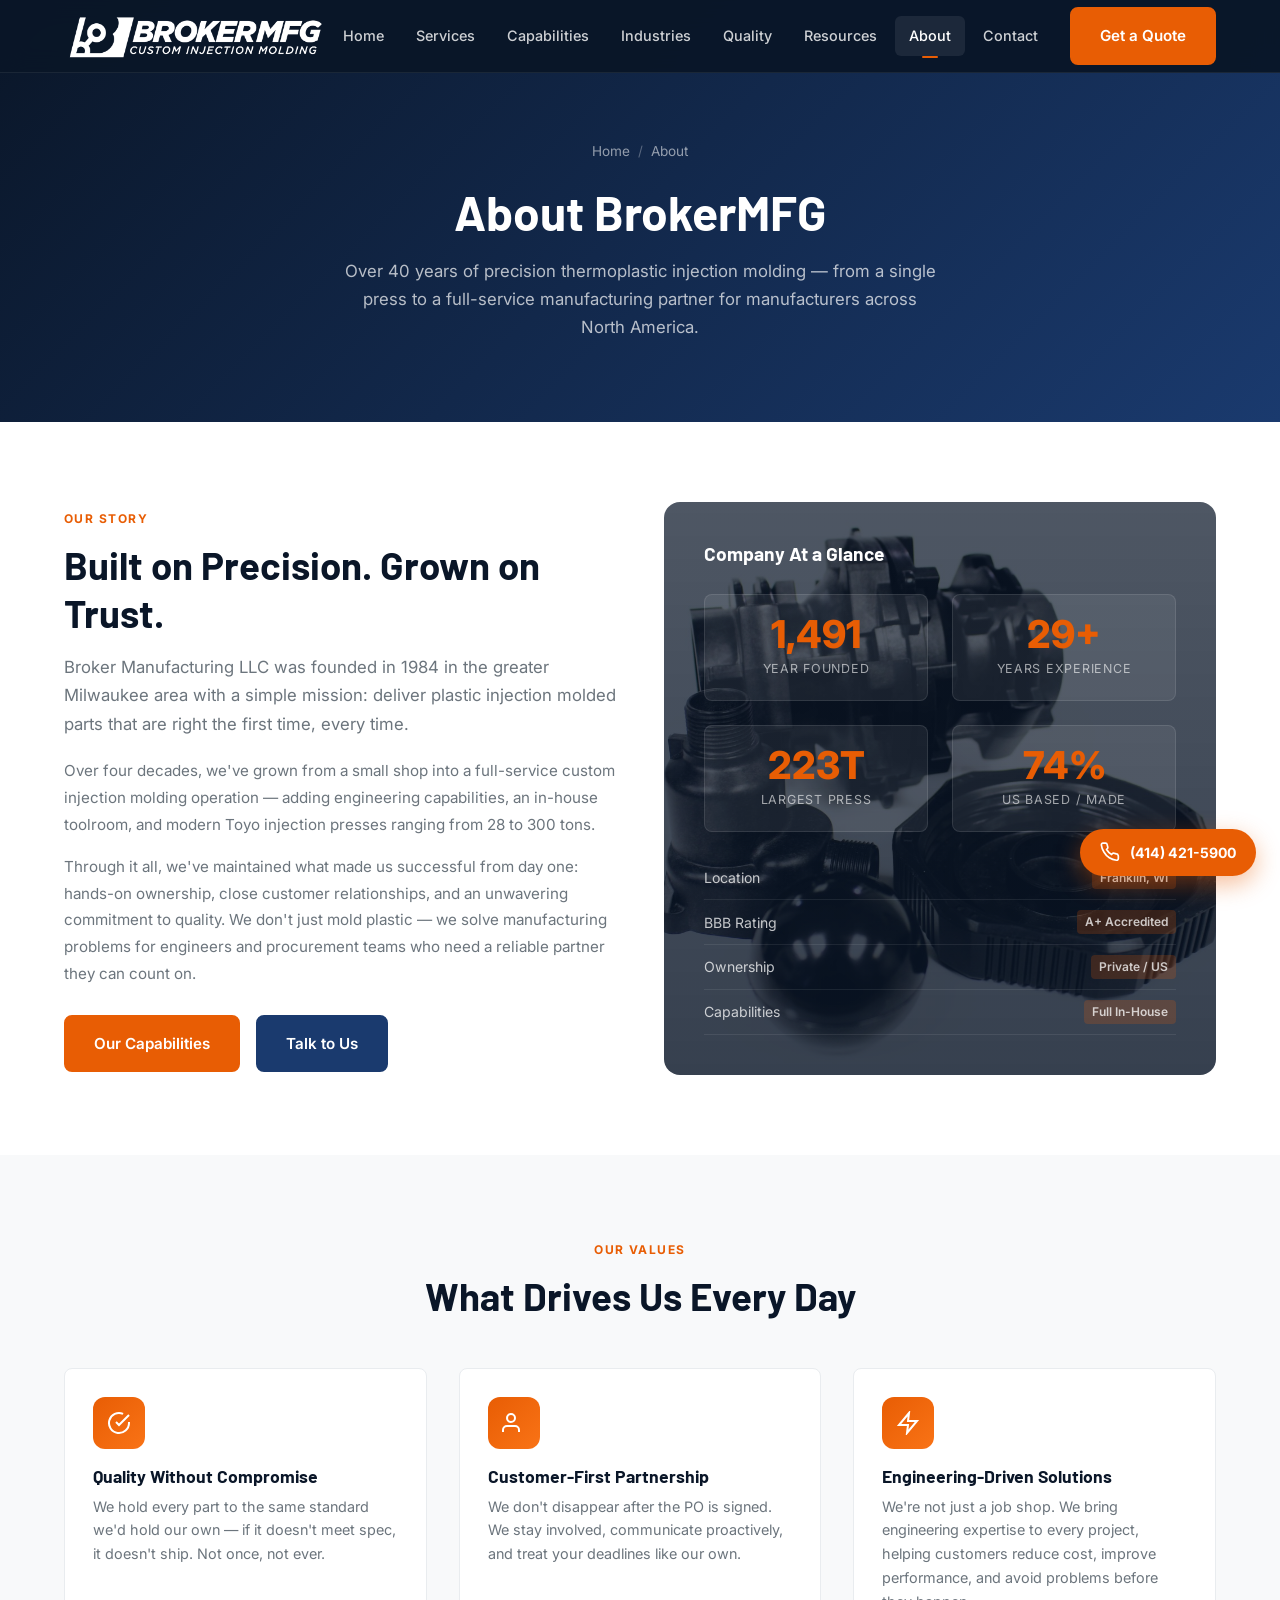
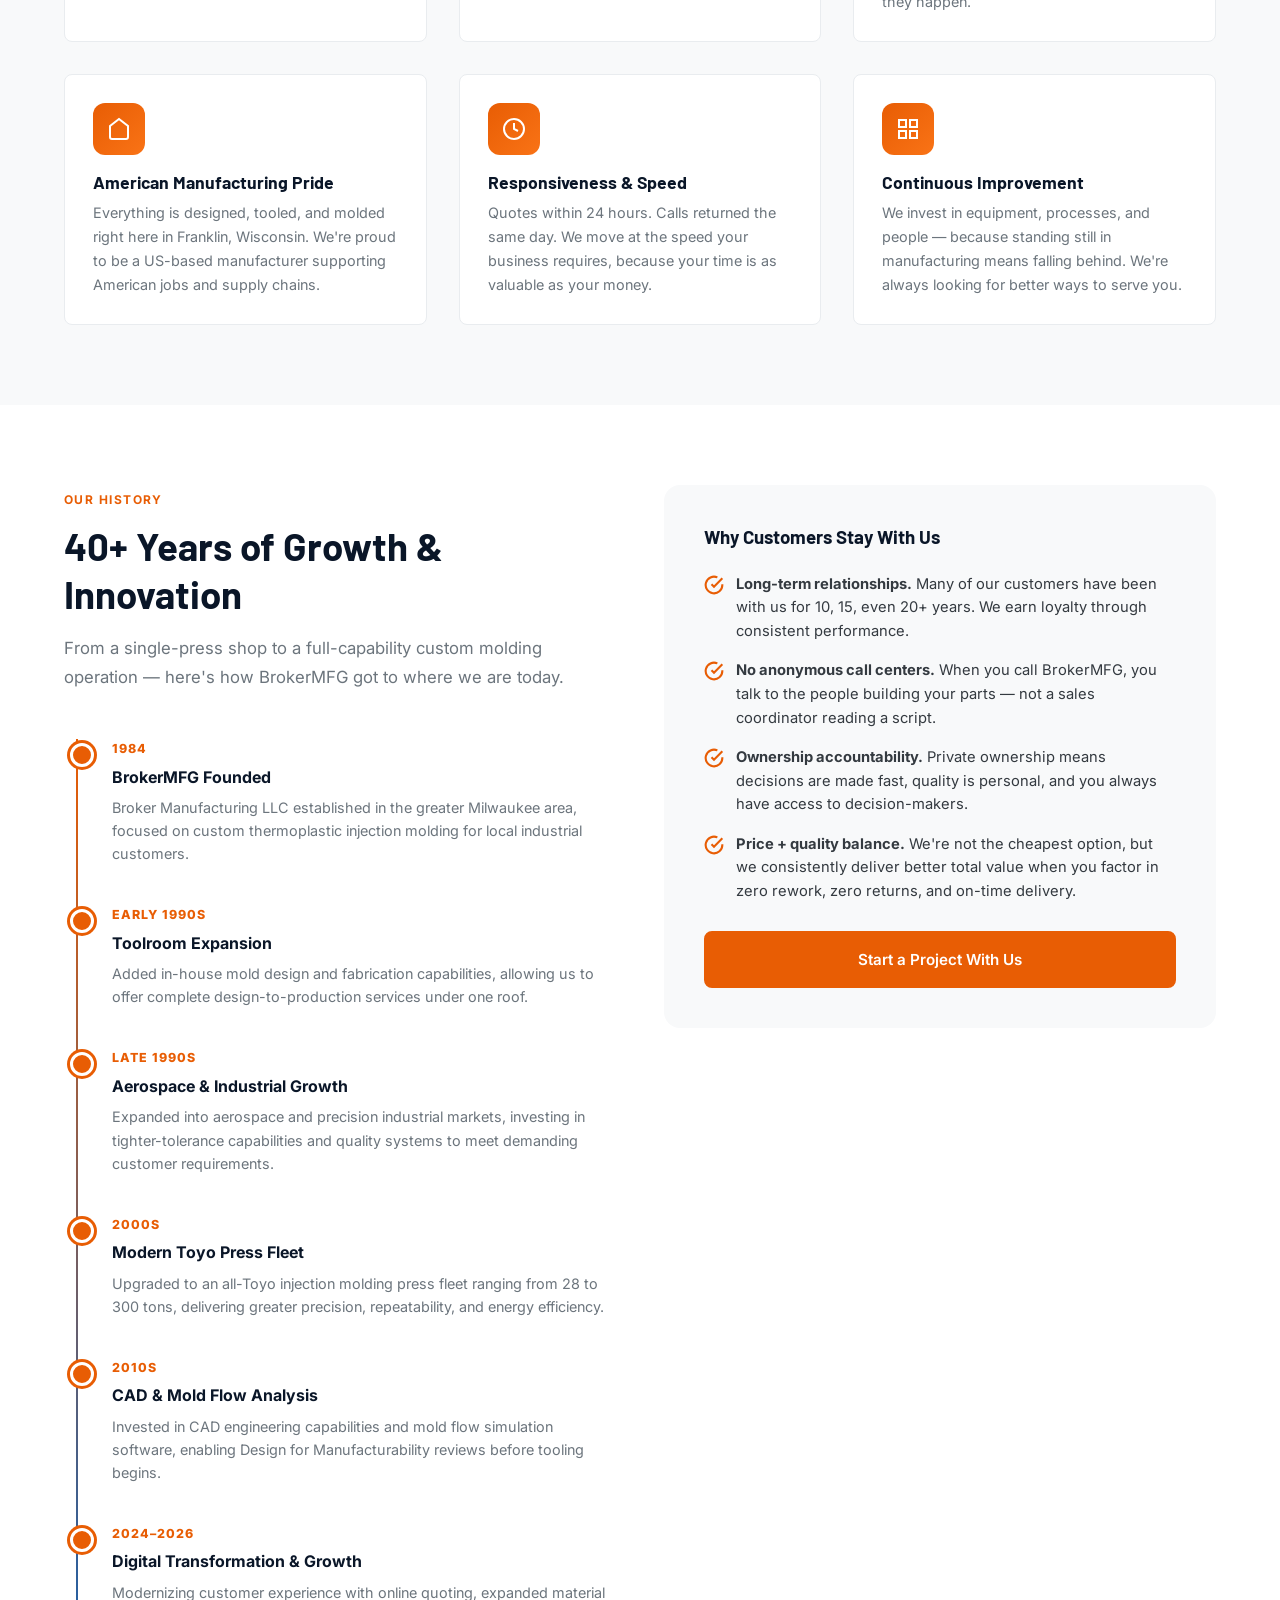
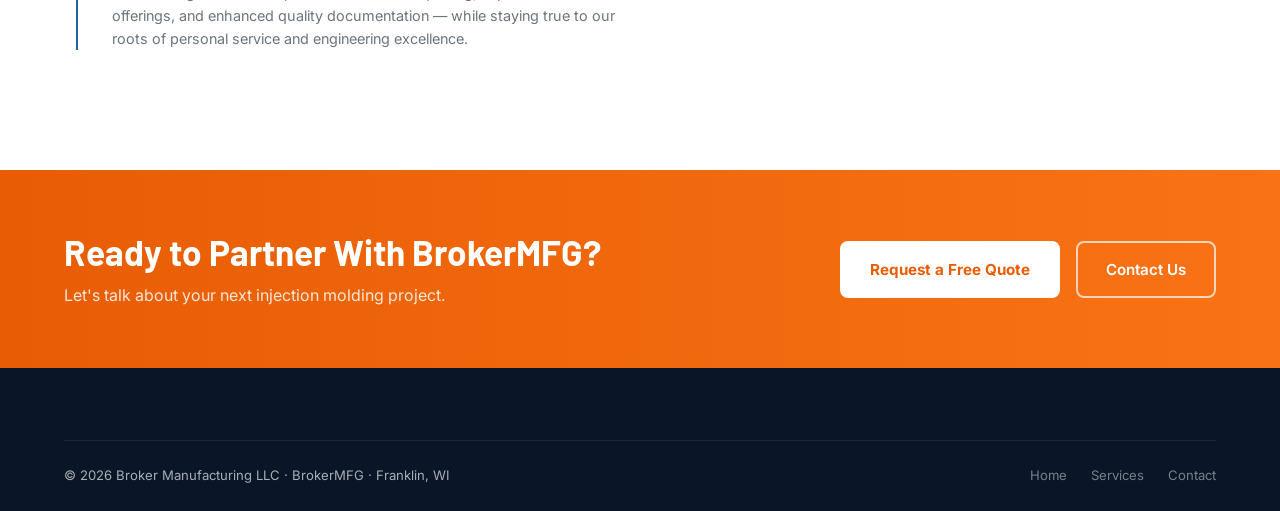
<file: about.html>
<!DOCTYPE html>
<html lang="en">
<head>
  <meta charset="UTF-8">
  <meta name="viewport" content="width=device-width, initial-scale=1.0">
  <title>About BrokerMFG | 40+ Years of Injection Molding Excellence – Franklin, WI</title>
  <meta name="description" content="Learn about BrokerMFG – a family-owned custom thermoplastic injection molder serving manufacturers since 1984. Based in Franklin, WI with A+ BBB rating.">
  <link rel="icon" type="image/svg+xml" href="data:image/svg+xml,<svg xmlns='http://www.w3.org/2000/svg' viewBox='0 0 32 32'><rect width='32' height='32' rx='6' fill='%23e85d04'/><text x='50%25' y='50%25' dominant-baseline='central' text-anchor='middle' font-family='Arial' font-weight='800' font-size='14' fill='white'>B</text></svg>">
  <link rel="preconnect" href="https://fonts.googleapis.com">
  <link href="https://fonts.googleapis.com/css2?family=Barlow:wght@600;700;800&family=Inter:wght@400;500;600&display=swap" rel="stylesheet">
  <link rel="stylesheet" href="css/style.css">
  <style>
    .timeline { position: relative; padding-left: 48px; margin-top: 48px; }
    .timeline::before { content: ''; position: absolute; left: 12px; top: 0; bottom: 0; width: 2px; background: linear-gradient(180deg, var(--orange), var(--blue-accent)); }
    .timeline-item { position: relative; margin-bottom: 40px; }
    .timeline-dot { position: absolute; left: -42px; top: 4px; width: 24px; height: 24px; border-radius: 50%; background: var(--orange); border: 3px solid var(--white); box-shadow: 0 0 0 3px var(--orange); }
    .timeline-year { font-size: .78rem; font-weight: 800; color: var(--orange); text-transform: uppercase; letter-spacing: .08em; margin-bottom: 4px; }
    .timeline-title { font-size: 1rem; font-weight: 700; color: var(--blue-dark); margin-bottom: 6px; }
    .timeline-desc { font-size: .9rem; color: var(--gray-600); line-height: 1.6; }
    .value-card { background: var(--white); border-radius: var(--radius); padding: 28px; border: 1px solid var(--gray-200); transition: all .3s; }
    .value-card:hover { transform: translateY(-4px); box-shadow: var(--shadow-md); border-color: rgba(232,93,4,.2); }
    .value-icon { width: 52px; height: 52px; background: linear-gradient(135deg, var(--orange), var(--orange-light)); border-radius: 12px; display: flex; align-items: center; justify-content: center; margin-bottom: 16px; }
    .value-icon svg { width: 24px; height: 24px; color: var(--white); }
  </style>
</head>
<body>

<nav class="navbar">
  <div class="nav-inner">
    <a href="index.html" class="nav-logo">
      <img src="images/brokermfg-logo-white.png" alt="BrokerMFG Custom Injection Molding" class="nav-logo-img">
    </a>
    <div class="nav-links">
      <a href="index.html">Home</a>
      <a href="services.html">Services</a>
      <a href="capabilities.html">Capabilities</a>
      <a href="industries.html">Industries</a>
      <a href="quality.html">Quality</a>
      <a href="resources.html">Resources</a>
      <a href="about.html" class="active">About</a>
      <a href="contact.html">Contact</a>
    </div>
    <a href="quote.html" class="btn btn-primary nav-cta">Get a Quote</a>
    <button class="nav-toggle"><span></span><span></span><span></span></button>
  </div>
</nav>

<div class="page-header">
  <div class="container">
    <div class="breadcrumb"><a href="index.html">Home</a><span class="sep">/</span><span>About</span></div>
    <h1 class="page-title">About BrokerMFG</h1>
    <p class="page-subtitle">Over 40 years of precision thermoplastic injection molding — from a single press to a full-service manufacturing partner for manufacturers across North America.</p>
  </div>
</div>

<!-- Mission -->
<section class="section" style="background:var(--white)">
  <div class="container">
    <div class="grid-2">
      <div class="fade-in">
        <span class="section-label">Our Story</span>
        <h2 class="section-title">Built on Precision. Grown on Trust.</h2>
        <p class="section-subtitle" style="margin-bottom:20px;">Broker Manufacturing LLC was founded in 1984 in the greater Milwaukee area with a simple mission: deliver plastic injection molded parts that are right the first time, every time.</p>
        <p style="font-size:.95rem;color:var(--gray-600);line-height:1.75;margin-bottom:16px;">Over four decades, we've grown from a small shop into a full-service custom injection molding operation — adding engineering capabilities, an in-house toolroom, and modern Toyo injection presses ranging from 28 to 300 tons.</p>
        <p style="font-size:.95rem;color:var(--gray-600);line-height:1.75;margin-bottom:28px;">Through it all, we've maintained what made us successful from day one: hands-on ownership, close customer relationships, and an unwavering commitment to quality. We don't just mold plastic — we solve manufacturing problems for engineers and procurement teams who need a reliable partner they can count on.</p>
        <div style="display:flex;gap:16px;flex-wrap:wrap;">
          <a href="capabilities.html" class="btn btn-primary">Our Capabilities</a>
          <a href="contact.html" class="btn btn-dark">Talk to Us</a>
        </div>
      </div>
      <div class="fade-in fade-in-delay-1">
        <div style="background:linear-gradient(rgba(10,22,40,.72),rgba(10,22,40,.82)),url('images/a1.jpeg') center/cover no-repeat;border-radius:var(--radius-lg);padding:40px;color:var(--white);">
          <h3 style="color:var(--white);font-size:1.2rem;margin-bottom:28px;">Company At a Glance</h3>
          <div class="stats-grid">
            <div class="stat-box"><div class="stat-box-num" data-target="1984">1984</div><div class="stat-box-label">Year Founded</div></div>
            <div class="stat-box"><div class="stat-box-num" data-target="40" data-suffix="+">40+</div><div class="stat-box-label">Years Experience</div></div>
            <div class="stat-box"><div class="stat-box-num" data-target="300" data-suffix="T">300T</div><div class="stat-box-label">Largest Press</div></div>
            <div class="stat-box"><div class="stat-box-num" data-target="100" data-suffix="%">100%</div><div class="stat-box-label">US Based / Made</div></div>
          </div>
          <div class="equipment-list" style="margin-top:24px;">
            <div class="equip-item"><span>Location</span><span class="equip-tag">Franklin, WI</span></div>
            <div class="equip-item"><span>BBB Rating</span><span class="equip-tag">A+ Accredited</span></div>
            <div class="equip-item"><span>Ownership</span><span class="equip-tag">Private / US</span></div>
            <div class="equip-item"><span>Capabilities</span><span class="equip-tag">Full In-House</span></div>
          </div>
        </div>
      </div>
    </div>
  </div>
</section>

<!-- Values -->
<section class="section" style="background:var(--gray-100)">
  <div class="container">
    <div class="text-center fade-in" style="margin-bottom:48px;">
      <span class="section-label">Our Values</span>
      <h2 class="section-title">What Drives Us Every Day</h2>
    </div>
    <div class="grid-3">
      <div class="value-card fade-in fade-in-delay-1">
        <div class="value-icon"><svg viewBox="0 0 24 24" fill="none" stroke="currentColor" stroke-width="2"><path d="M22 11.08V12a10 10 0 1 1-5.93-9.14"/><polyline points="22 4 12 14.01 9 11.01"/></svg></div>
        <h3 style="font-size:1.1rem;color:var(--blue-dark);margin-bottom:8px;">Quality Without Compromise</h3>
        <p style="font-size:.9rem;color:var(--gray-600);line-height:1.65;">We hold every part to the same standard we'd hold our own — if it doesn't meet spec, it doesn't ship. Not once, not ever.</p>
      </div>
      <div class="value-card fade-in fade-in-delay-2">
        <div class="value-icon"><svg viewBox="0 0 24 24" fill="none" stroke="currentColor" stroke-width="2"><path d="M17 21v-2a4 4 0 0 0-4-4H5a4 4 0 0 0-4 4v2"/><circle cx="9" cy="7" r="4"/></svg></div>
        <h3 style="font-size:1.1rem;color:var(--blue-dark);margin-bottom:8px;">Customer-First Partnership</h3>
        <p style="font-size:.9rem;color:var(--gray-600);line-height:1.65;">We don't disappear after the PO is signed. We stay involved, communicate proactively, and treat your deadlines like our own.</p>
      </div>
      <div class="value-card fade-in fade-in-delay-3">
        <div class="value-icon"><svg viewBox="0 0 24 24" fill="none" stroke="currentColor" stroke-width="2"><polygon points="13 2 3 14 12 14 11 22 21 10 12 10 13 2"/></svg></div>
        <h3 style="font-size:1.1rem;color:var(--blue-dark);margin-bottom:8px;">Engineering-Driven Solutions</h3>
        <p style="font-size:.9rem;color:var(--gray-600);line-height:1.65;">We're not just a job shop. We bring engineering expertise to every project, helping customers reduce cost, improve performance, and avoid problems before they happen.</p>
      </div>
      <div class="value-card fade-in fade-in-delay-1">
        <div class="value-icon"><svg viewBox="0 0 24 24" fill="none" stroke="currentColor" stroke-width="2"><path d="M3 9l9-7 9 7v11a2 2 0 0 1-2 2H5a2 2 0 0 1-2-2z"/></svg></div>
        <h3 style="font-size:1.1rem;color:var(--blue-dark);margin-bottom:8px;">American Manufacturing Pride</h3>
        <p style="font-size:.9rem;color:var(--gray-600);line-height:1.65;">Everything is designed, tooled, and molded right here in Franklin, Wisconsin. We're proud to be a US-based manufacturer supporting American jobs and supply chains.</p>
      </div>
      <div class="value-card fade-in fade-in-delay-2">
        <div class="value-icon"><svg viewBox="0 0 24 24" fill="none" stroke="currentColor" stroke-width="2"><circle cx="12" cy="12" r="10"/><polyline points="12 6 12 12 16 14"/></svg></div>
        <h3 style="font-size:1.1rem;color:var(--blue-dark);margin-bottom:8px;">Responsiveness &amp; Speed</h3>
        <p style="font-size:.9rem;color:var(--gray-600);line-height:1.65;">Quotes within 24 hours. Calls returned the same day. We move at the speed your business requires, because your time is as valuable as your money.</p>
      </div>
      <div class="value-card fade-in fade-in-delay-3">
        <div class="value-icon"><svg viewBox="0 0 24 24" fill="none" stroke="currentColor" stroke-width="2"><rect x="3" y="3" width="7" height="7"/><rect x="14" y="3" width="7" height="7"/><rect x="14" y="14" width="7" height="7"/><rect x="3" y="14" width="7" height="7"/></svg></div>
        <h3 style="font-size:1.1rem;color:var(--blue-dark);margin-bottom:8px;">Continuous Improvement</h3>
        <p style="font-size:.9rem;color:var(--gray-600);line-height:1.65;">We invest in equipment, processes, and people — because standing still in manufacturing means falling behind. We're always looking for better ways to serve you.</p>
      </div>
    </div>
  </div>
</section>

<!-- History Timeline -->
<section class="section" style="background:var(--white)">
  <div class="container">
    <div class="grid-2" style="align-items:start;">
      <div class="fade-in">
        <span class="section-label">Our History</span>
        <h2 class="section-title">40+ Years of Growth &amp; Innovation</h2>
        <p class="section-subtitle">From a single-press shop to a full-capability custom molding operation — here's how BrokerMFG got to where we are today.</p>
        <div class="timeline">
          <div class="timeline-item">
            <div class="timeline-dot"></div>
            <div class="timeline-year">1984</div>
            <div class="timeline-title">BrokerMFG Founded</div>
            <div class="timeline-desc">Broker Manufacturing LLC established in the greater Milwaukee area, focused on custom thermoplastic injection molding for local industrial customers.</div>
          </div>
          <div class="timeline-item">
            <div class="timeline-dot"></div>
            <div class="timeline-year">Early 1990s</div>
            <div class="timeline-title">Toolroom Expansion</div>
            <div class="timeline-desc">Added in-house mold design and fabrication capabilities, allowing us to offer complete design-to-production services under one roof.</div>
          </div>
          <div class="timeline-item">
            <div class="timeline-dot"></div>
            <div class="timeline-year">Late 1990s</div>
            <div class="timeline-title">Aerospace &amp; Industrial Growth</div>
            <div class="timeline-desc">Expanded into aerospace and precision industrial markets, investing in tighter-tolerance capabilities and quality systems to meet demanding customer requirements.</div>
          </div>
          <div class="timeline-item">
            <div class="timeline-dot"></div>
            <div class="timeline-year">2000s</div>
            <div class="timeline-title">Modern Toyo Press Fleet</div>
            <div class="timeline-desc">Upgraded to an all-Toyo injection molding press fleet ranging from 28 to 300 tons, delivering greater precision, repeatability, and energy efficiency.</div>
          </div>
          <div class="timeline-item">
            <div class="timeline-dot"></div>
            <div class="timeline-year">2010s</div>
            <div class="timeline-title">CAD &amp; Mold Flow Analysis</div>
            <div class="timeline-desc">Invested in CAD engineering capabilities and mold flow simulation software, enabling Design for Manufacturability reviews before tooling begins.</div>
          </div>
          <div class="timeline-item">
            <div class="timeline-dot"></div>
            <div class="timeline-year">2024–2026</div>
            <div class="timeline-title">Digital Transformation &amp; Growth</div>
            <div class="timeline-desc">Modernizing customer experience with online quoting, expanded material offerings, and enhanced quality documentation — while staying true to our roots of personal service and engineering excellence.</div>
          </div>
        </div>
      </div>
      <div class="fade-in fade-in-delay-1" style="position:sticky;top:100px;">
        <div style="background:var(--gray-100);border-radius:var(--radius-lg);padding:40px;">
          <h3 style="color:var(--blue-dark);margin-bottom:24px;">Why Customers Stay With Us</h3>
          <div style="display:flex;flex-direction:column;gap:16px;">
            <div style="display:flex;gap:12px;align-items:flex-start;">
              <svg width="20" height="20" viewBox="0 0 24 24" fill="none" stroke="var(--orange)" stroke-width="2.5" style="flex-shrink:0;margin-top:2px"><path d="M22 11.08V12a10 10 0 1 1-5.93-9.14"/><polyline points="22 4 12 14.01 9 11.01"/></svg>
              <p style="font-size:.92rem;color:var(--gray-800);line-height:1.6;"><strong>Long-term relationships.</strong> Many of our customers have been with us for 10, 15, even 20+ years. We earn loyalty through consistent performance.</p>
            </div>
            <div style="display:flex;gap:12px;align-items:flex-start;">
              <svg width="20" height="20" viewBox="0 0 24 24" fill="none" stroke="var(--orange)" stroke-width="2.5" style="flex-shrink:0;margin-top:2px"><path d="M22 11.08V12a10 10 0 1 1-5.93-9.14"/><polyline points="22 4 12 14.01 9 11.01"/></svg>
              <p style="font-size:.92rem;color:var(--gray-800);line-height:1.6;"><strong>No anonymous call centers.</strong> When you call BrokerMFG, you talk to the people building your parts — not a sales coordinator reading a script.</p>
            </div>
            <div style="display:flex;gap:12px;align-items:flex-start;">
              <svg width="20" height="20" viewBox="0 0 24 24" fill="none" stroke="var(--orange)" stroke-width="2.5" style="flex-shrink:0;margin-top:2px"><path d="M22 11.08V12a10 10 0 1 1-5.93-9.14"/><polyline points="22 4 12 14.01 9 11.01"/></svg>
              <p style="font-size:.92rem;color:var(--gray-800);line-height:1.6;"><strong>Ownership accountability.</strong> Private ownership means decisions are made fast, quality is personal, and you always have access to decision-makers.</p>
            </div>
            <div style="display:flex;gap:12px;align-items:flex-start;">
              <svg width="20" height="20" viewBox="0 0 24 24" fill="none" stroke="var(--orange)" stroke-width="2.5" style="flex-shrink:0;margin-top:2px"><path d="M22 11.08V12a10 10 0 1 1-5.93-9.14"/><polyline points="22 4 12 14.01 9 11.01"/></svg>
              <p style="font-size:.92rem;color:var(--gray-800);line-height:1.6;"><strong>Price + quality balance.</strong> We're not the cheapest option, but we consistently deliver better total value when you factor in zero rework, zero returns, and on-time delivery.</p>
            </div>
          </div>
          <div style="margin-top:28px;">
            <a href="quote.html" class="btn btn-primary" style="width:100%;justify-content:center;">Start a Project With Us</a>
          </div>
        </div>
      </div>
    </div>
  </div>
</section>

<div class="cta-band">
  <div class="cta-inner">
    <div class="cta-text"><h2>Ready to Partner With BrokerMFG?</h2><p>Let's talk about your next injection molding project.</p></div>
    <div class="cta-actions">
      <a href="quote.html" class="btn btn-white">Request a Free Quote</a>
      <a href="contact.html" class="btn btn-outline-white">Contact Us</a>
    </div>
  </div>
</div>

<footer class="footer">
  <div class="container">
    <div style="display:flex;align-items:center;justify-content:space-between;flex-wrap:wrap;gap:16px;padding:24px 0;border-top:1px solid rgba(255,255,255,.08);">
      <p style="font-size:.82rem;">© 2026 Broker Manufacturing LLC · BrokerMFG · Franklin, WI</p>
      <div style="display:flex;gap:24px;">
        <a href="index.html" style="font-size:.82rem;color:rgba(255,255,255,.45);">Home</a>
        <a href="services.html" style="font-size:.82rem;color:rgba(255,255,255,.45);">Services</a>
        <a href="contact.html" style="font-size:.82rem;color:rgba(255,255,255,.45);">Contact</a>
      </div>
    </div>
  </div>
</footer>

<div class="sticky-phone">
  <a href="tel:4144215900" class="sticky-cta">
    <svg viewBox="0 0 24 24" fill="none" stroke="currentColor" stroke-width="2"><path d="M22 16.92v3a2 2 0 0 1-2.18 2 19.79 19.79 0 0 1-8.63-3.07A19.5 19.5 0 0 1 4.69 12 19.79 19.79 0 0 1 1.61 3.43 2 2 0 0 1 3.6 1.27h3a2 2 0 0 1 2 1.72c.127.96.361 1.903.7 2.81a2 2 0 0 1-.45 2.11L7.91 8.96a16 16 0 0 0 6 6l.92-.92a2 2 0 0 1 2.11-.45c.907.339 1.85.573 2.81.7A2 2 0 0 1 21.73 16z"/></svg>
    (414) 421-5900
  </a>
</div>
<script src="js/main.js"></script>
</body>
</html>
</file>
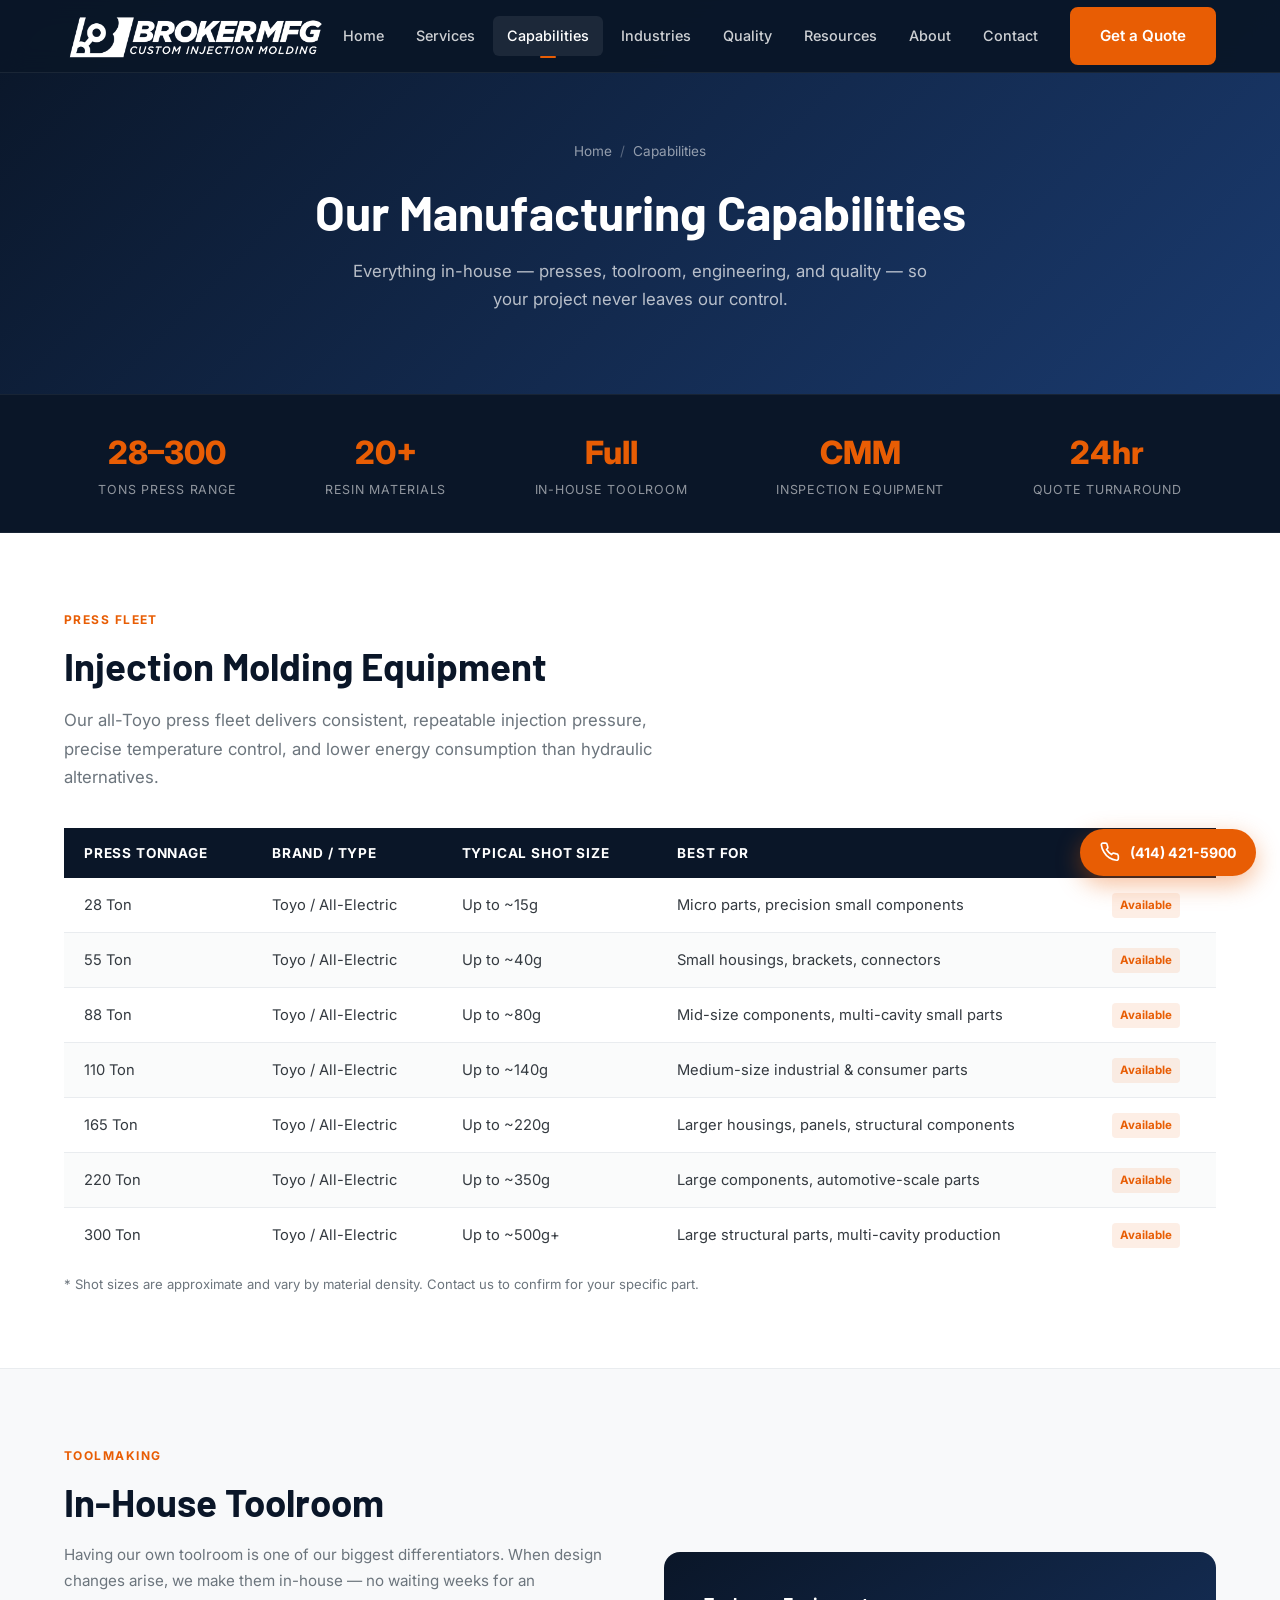
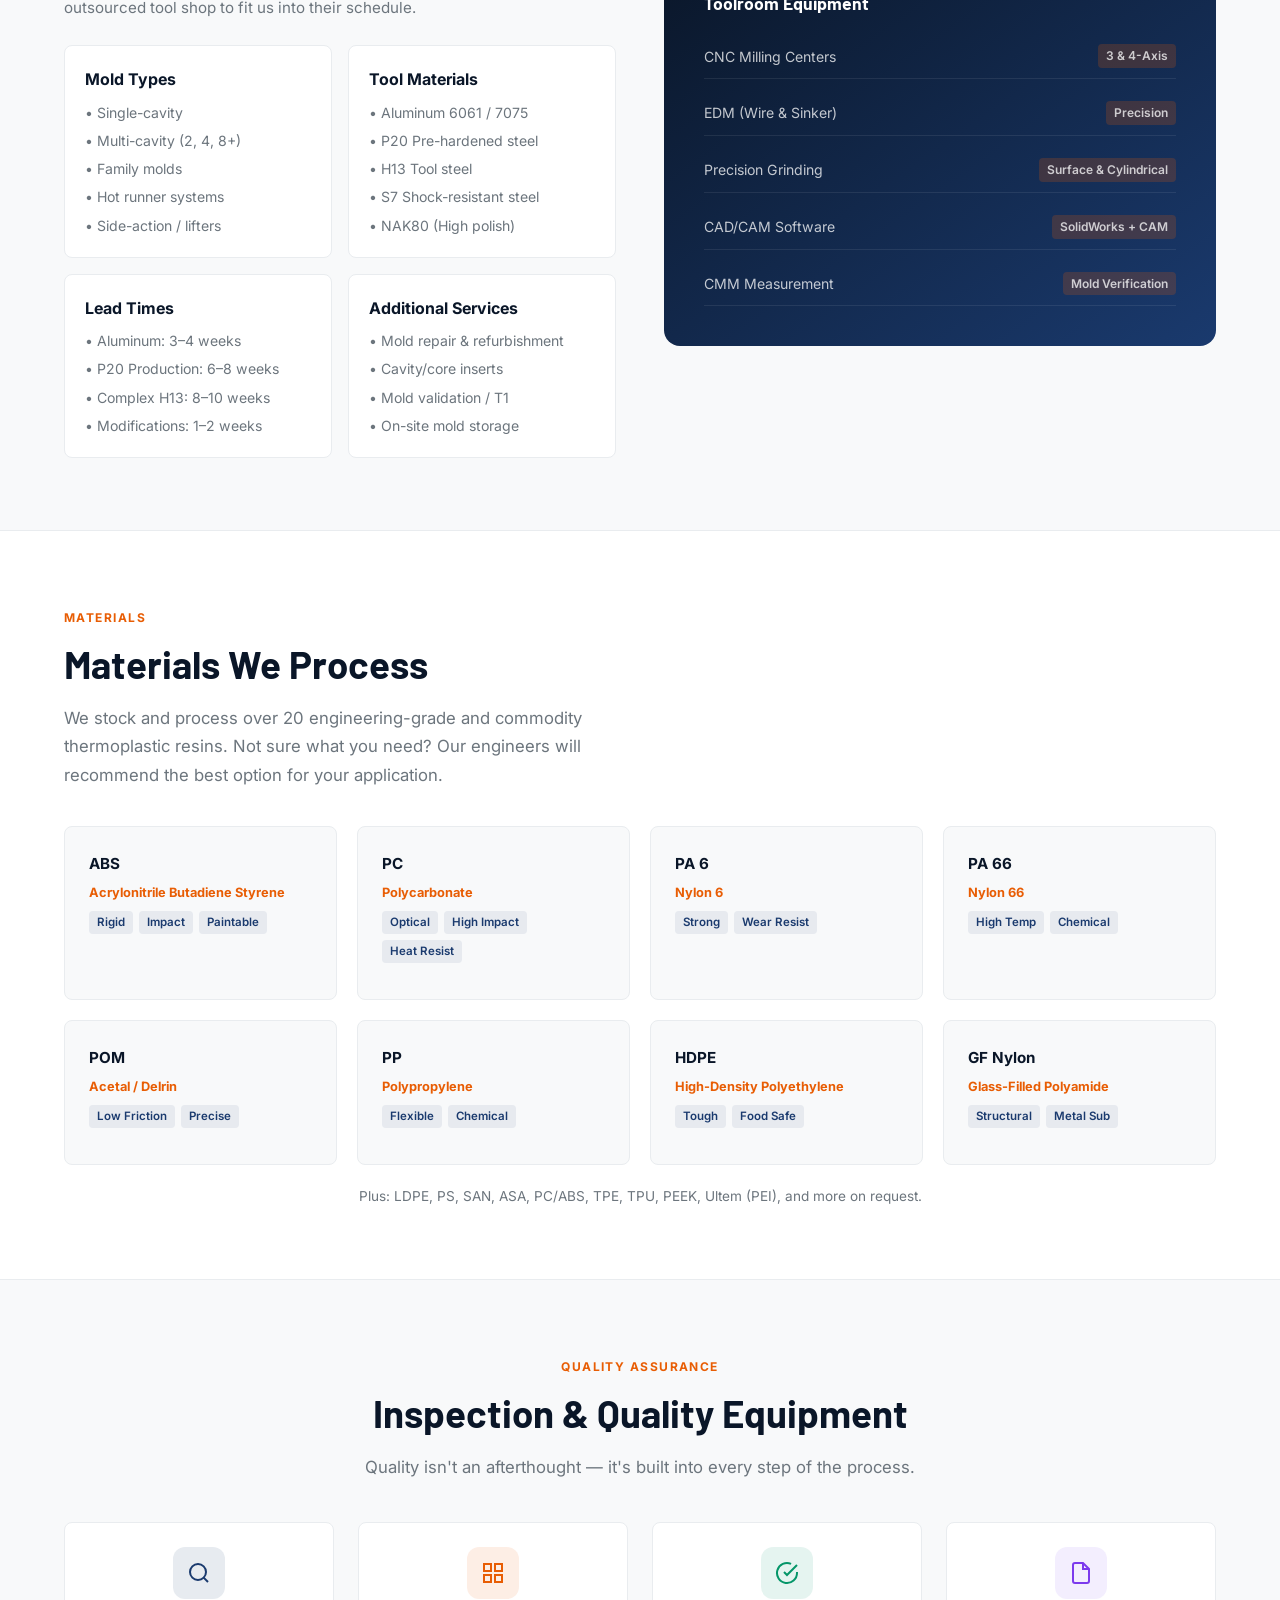
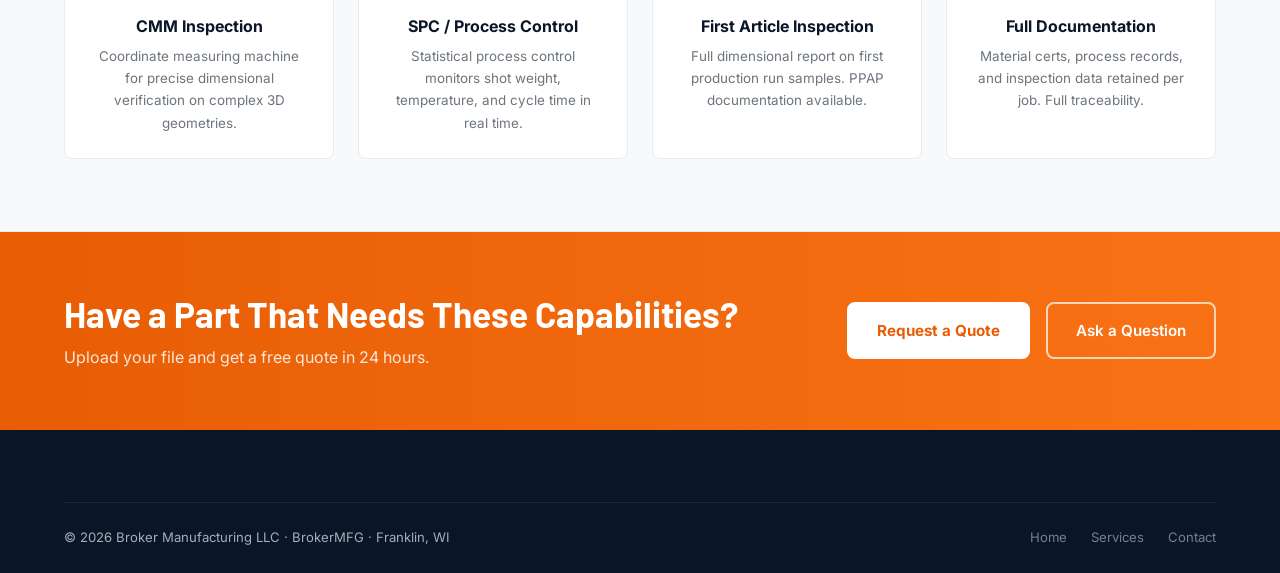
<file: capabilities.html>
<!DOCTYPE html>
<html lang="en">
<head>
  <meta charset="UTF-8">
  <meta name="viewport" content="width=device-width, initial-scale=1.0">
  <title>Capabilities | BrokerMFG – Equipment, Presses &amp; Specs</title>
  <meta name="description" content="BrokerMFG capabilities: Toyo injection presses 28–300 tons, in-house toolroom, CMM inspection, 20+ materials, CAD engineering. Full spec sheet for custom injection molding.">
  <link rel="icon" type="image/svg+xml" href="data:image/svg+xml,<svg xmlns='http://www.w3.org/2000/svg' viewBox='0 0 32 32'><rect width='32' height='32' rx='6' fill='%23e85d04'/><text x='50%25' y='50%25' dominant-baseline='central' text-anchor='middle' font-family='Arial' font-weight='800' font-size='14' fill='white'>B</text></svg>">
  <link rel="preconnect" href="https://fonts.googleapis.com">
  <link href="https://fonts.googleapis.com/css2?family=Barlow:wght@600;700;800&family=Inter:wght@400;500;600&display=swap" rel="stylesheet">
  <link rel="stylesheet" href="css/style.css">
  <style>
    .cap-section { padding: 72px 0; border-bottom: 1px solid var(--gray-200); }
    .cap-section:last-child { border-bottom: none; }
    .press-table { width: 100%; border-collapse: collapse; margin-top: 32px; }
    .press-table th { background: var(--blue-dark); color: var(--white); padding: 14px 20px; text-align: left; font-size: .85rem; font-weight: 700; text-transform: uppercase; letter-spacing: .06em; }
    .press-table td { padding: 14px 20px; border-bottom: 1px solid var(--gray-200); font-size: .92rem; color: var(--gray-800); }
    .press-table tr:last-child td { border-bottom: none; }
    .press-table tr:hover td { background: var(--gray-100); }
    .press-table tr:nth-child(even) td { background: rgba(248,249,250,.7); }
    .press-table tr:nth-child(even):hover td { background: var(--gray-100); }
    .badge-sm { display: inline-block; padding: 3px 8px; border-radius: 4px; font-size: .72rem; font-weight: 700; background: rgba(232,93,4,.1); color: var(--orange); }
  </style>
</head>
<body>

<nav class="navbar">
  <div class="nav-inner">
    <a href="index.html" class="nav-logo">
      <img src="images/brokermfg-logo-white.png" alt="BrokerMFG Custom Injection Molding" class="nav-logo-img">
    </a>
    <div class="nav-links">
      <a href="index.html">Home</a>
      <a href="services.html">Services</a>
      <a href="capabilities.html" class="active">Capabilities</a>
      <a href="industries.html">Industries</a>
      <a href="quality.html">Quality</a>
      <a href="resources.html">Resources</a>
      <a href="about.html">About</a>
      <a href="contact.html">Contact</a>
    </div>
    <a href="quote.html" class="btn btn-primary nav-cta">Get a Quote</a>
    <button class="nav-toggle"><span></span><span></span><span></span></button>
  </div>
</nav>

<div class="page-header">
  <div class="container">
    <div class="breadcrumb"><a href="index.html">Home</a><span class="sep">/</span><span>Capabilities</span></div>
    <h1 class="page-title">Our Manufacturing Capabilities</h1>
    <p class="page-subtitle">Everything in-house — presses, toolroom, engineering, and quality — so your project never leaves our control.</p>
  </div>
</div>

<!-- Summary Stats -->
<div class="trust-bar" style="padding:32px 0;">
  <div class="trust-bar-inner">
    <div style="text-align:center;">
      <div style="font-size:2rem;font-weight:800;color:var(--orange)">28–300</div>
      <div style="font-size:.78rem;color:rgba(255,255,255,.55);text-transform:uppercase;letter-spacing:.06em;">Tons Press Range</div>
    </div>
    <div style="text-align:center;">
      <div style="font-size:2rem;font-weight:800;color:var(--orange)">20+</div>
      <div style="font-size:.78rem;color:rgba(255,255,255,.55);text-transform:uppercase;letter-spacing:.06em;">Resin Materials</div>
    </div>
    <div style="text-align:center;">
      <div style="font-size:2rem;font-weight:800;color:var(--orange)">Full</div>
      <div style="font-size:.78rem;color:rgba(255,255,255,.55);text-transform:uppercase;letter-spacing:.06em;">In-House Toolroom</div>
    </div>
    <div style="text-align:center;">
      <div style="font-size:2rem;font-weight:800;color:var(--orange)">CMM</div>
      <div style="font-size:.78rem;color:rgba(255,255,255,.55);text-transform:uppercase;letter-spacing:.06em;">Inspection Equipment</div>
    </div>
    <div style="text-align:center;">
      <div style="font-size:2rem;font-weight:800;color:var(--orange)">24hr</div>
      <div style="font-size:.78rem;color:rgba(255,255,255,.55);text-transform:uppercase;letter-spacing:.06em;">Quote Turnaround</div>
    </div>
  </div>
</div>

<!-- Injection Presses -->
<section class="cap-section" style="background:var(--white)">
  <div class="container">
    <span class="section-label">Press Fleet</span>
    <h2 class="section-title">Injection Molding Equipment</h2>
    <p class="section-subtitle">Our all-Toyo press fleet delivers consistent, repeatable injection pressure, precise temperature control, and lower energy consumption than hydraulic alternatives.</p>
    <table class="press-table" style="margin-top:36px;">
      <thead>
        <tr>
          <th>Press Tonnage</th>
          <th>Brand / Type</th>
          <th>Typical Shot Size</th>
          <th>Best For</th>
          <th>Status</th>
        </tr>
      </thead>
      <tbody>
        <tr><td>28 Ton</td><td>Toyo / All-Electric</td><td>Up to ~15g</td><td>Micro parts, precision small components</td><td><span class="badge-sm">Available</span></td></tr>
        <tr><td>55 Ton</td><td>Toyo / All-Electric</td><td>Up to ~40g</td><td>Small housings, brackets, connectors</td><td><span class="badge-sm">Available</span></td></tr>
        <tr><td>88 Ton</td><td>Toyo / All-Electric</td><td>Up to ~80g</td><td>Mid-size components, multi-cavity small parts</td><td><span class="badge-sm">Available</span></td></tr>
        <tr><td>110 Ton</td><td>Toyo / All-Electric</td><td>Up to ~140g</td><td>Medium-size industrial &amp; consumer parts</td><td><span class="badge-sm">Available</span></td></tr>
        <tr><td>165 Ton</td><td>Toyo / All-Electric</td><td>Up to ~220g</td><td>Larger housings, panels, structural components</td><td><span class="badge-sm">Available</span></td></tr>
        <tr><td>220 Ton</td><td>Toyo / All-Electric</td><td>Up to ~350g</td><td>Large components, automotive-scale parts</td><td><span class="badge-sm">Available</span></td></tr>
        <tr><td>300 Ton</td><td>Toyo / All-Electric</td><td>Up to ~500g+</td><td>Large structural parts, multi-cavity production</td><td><span class="badge-sm">Available</span></td></tr>
      </tbody>
    </table>
    <p style="font-size:.82rem;color:var(--gray-600);margin-top:12px;">* Shot sizes are approximate and vary by material density. Contact us to confirm for your specific part.</p>
  </div>
</section>

<!-- Toolroom -->
<section class="cap-section" style="background:var(--gray-100)">
  <div class="container">
    <div class="grid-2">
      <div class="fade-in">
        <span class="section-label">Toolmaking</span>
        <h2 class="section-title">In-House Toolroom</h2>
        <p style="font-size:.95rem;color:var(--gray-600);line-height:1.75;margin-bottom:24px;">Having our own toolroom is one of our biggest differentiators. When design changes arise, we make them in-house — no waiting weeks for an outsourced tool shop to fit us into their schedule.</p>
        <div style="display:grid;grid-template-columns:1fr 1fr;gap:16px;">
          <div style="background:var(--white);border-radius:var(--radius);padding:20px;border:1px solid var(--gray-200);">
            <strong style="display:block;color:var(--blue-dark);margin-bottom:8px;">Mold Types</strong>
            <ul style="font-size:.88rem;color:var(--gray-600);display:flex;flex-direction:column;gap:5px;">
              <li>• Single-cavity</li><li>• Multi-cavity (2, 4, 8+)</li><li>• Family molds</li><li>• Hot runner systems</li><li>• Side-action / lifters</li>
            </ul>
          </div>
          <div style="background:var(--white);border-radius:var(--radius);padding:20px;border:1px solid var(--gray-200);">
            <strong style="display:block;color:var(--blue-dark);margin-bottom:8px;">Tool Materials</strong>
            <ul style="font-size:.88rem;color:var(--gray-600);display:flex;flex-direction:column;gap:5px;">
              <li>• Aluminum 6061 / 7075</li><li>• P20 Pre-hardened steel</li><li>• H13 Tool steel</li><li>• S7 Shock-resistant steel</li><li>• NAK80 (High polish)</li>
            </ul>
          </div>
          <div style="background:var(--white);border-radius:var(--radius);padding:20px;border:1px solid var(--gray-200);">
            <strong style="display:block;color:var(--blue-dark);margin-bottom:8px;">Lead Times</strong>
            <ul style="font-size:.88rem;color:var(--gray-600);display:flex;flex-direction:column;gap:5px;">
              <li>• Aluminum: 3–4 weeks</li><li>• P20 Production: 6–8 weeks</li><li>• Complex H13: 8–10 weeks</li><li>• Modifications: 1–2 weeks</li>
            </ul>
          </div>
          <div style="background:var(--white);border-radius:var(--radius);padding:20px;border:1px solid var(--gray-200);">
            <strong style="display:block;color:var(--blue-dark);margin-bottom:8px;">Additional Services</strong>
            <ul style="font-size:.88rem;color:var(--gray-600);display:flex;flex-direction:column;gap:5px;">
              <li>• Mold repair &amp; refurbishment</li><li>• Cavity/core inserts</li><li>• Mold validation / T1</li><li>• On-site mold storage</li>
            </ul>
          </div>
        </div>
      </div>
      <div class="fade-in fade-in-delay-1">
        <div style="background:linear-gradient(145deg,var(--blue-dark),var(--blue-brand));border-radius:var(--radius-lg);padding:40px;height:100%;display:flex;flex-direction:column;justify-content:center;">
          <h3 style="color:var(--white);font-size:1.1rem;margin-bottom:20px;">Toolroom Equipment</h3>
          <div style="display:flex;flex-direction:column;gap:12px;">
            <div class="equip-item"><span style="color:rgba(255,255,255,.75)">CNC Milling Centers</span><span class="equip-tag">3 &amp; 4-Axis</span></div>
            <div class="equip-item"><span style="color:rgba(255,255,255,.75)">EDM (Wire &amp; Sinker)</span><span class="equip-tag">Precision</span></div>
            <div class="equip-item"><span style="color:rgba(255,255,255,.75)">Precision Grinding</span><span class="equip-tag">Surface &amp; Cylindrical</span></div>
            <div class="equip-item"><span style="color:rgba(255,255,255,.75)">CAD/CAM Software</span><span class="equip-tag">SolidWorks + CAM</span></div>
            <div class="equip-item"><span style="color:rgba(255,255,255,.75)">CMM Measurement</span><span class="equip-tag">Mold Verification</span></div>
          </div>
        </div>
      </div>
    </div>
  </div>
</section>

<!-- Materials -->
<section class="cap-section" style="background:var(--white)">
  <div class="container">
    <span class="section-label">Materials</span>
    <h2 class="section-title">Materials We Process</h2>
    <p class="section-subtitle">We stock and process over 20 engineering-grade and commodity thermoplastic resins. Not sure what you need? Our engineers will recommend the best option for your application.</p>
    <div class="material-grid" style="margin-top:36px;">
      <div class="material-card fade-in"><div class="material-name">ABS</div><div class="material-abbr">Acrylonitrile Butadiene Styrene</div><div class="material-props"><span class="prop-tag">Rigid</span><span class="prop-tag">Impact</span><span class="prop-tag">Paintable</span></div></div>
      <div class="material-card fade-in"><div class="material-name">PC</div><div class="material-abbr">Polycarbonate</div><div class="material-props"><span class="prop-tag">Optical</span><span class="prop-tag">High Impact</span><span class="prop-tag">Heat Resist</span></div></div>
      <div class="material-card fade-in"><div class="material-name">PA 6</div><div class="material-abbr">Nylon 6</div><div class="material-props"><span class="prop-tag">Strong</span><span class="prop-tag">Wear Resist</span></div></div>
      <div class="material-card fade-in"><div class="material-name">PA 66</div><div class="material-abbr">Nylon 66</div><div class="material-props"><span class="prop-tag">High Temp</span><span class="prop-tag">Chemical</span></div></div>
      <div class="material-card fade-in"><div class="material-name">POM</div><div class="material-abbr">Acetal / Delrin</div><div class="material-props"><span class="prop-tag">Low Friction</span><span class="prop-tag">Precise</span></div></div>
      <div class="material-card fade-in"><div class="material-name">PP</div><div class="material-abbr">Polypropylene</div><div class="material-props"><span class="prop-tag">Flexible</span><span class="prop-tag">Chemical</span></div></div>
      <div class="material-card fade-in"><div class="material-name">HDPE</div><div class="material-abbr">High-Density Polyethylene</div><div class="material-props"><span class="prop-tag">Tough</span><span class="prop-tag">Food Safe</span></div></div>
      <div class="material-card fade-in"><div class="material-name">GF Nylon</div><div class="material-abbr">Glass-Filled Polyamide</div><div class="material-props"><span class="prop-tag">Structural</span><span class="prop-tag">Metal Sub</span></div></div>
    </div>
    <p style="font-size:.85rem;color:var(--gray-600);margin-top:20px;text-align:center;">Plus: LDPE, PS, SAN, ASA, PC/ABS, TPE, TPU, PEEK, Ultem (PEI), and more on request.</p>
  </div>
</section>

<!-- Quality / Inspection -->
<section class="cap-section" style="background:var(--gray-100)">
  <div class="container">
    <div class="text-center fade-in" style="margin-bottom:40px;">
      <span class="section-label">Quality Assurance</span>
      <h2 class="section-title">Inspection &amp; Quality Equipment</h2>
      <p class="section-subtitle" style="margin:0 auto;">Quality isn't an afterthought — it's built into every step of the process.</p>
    </div>
    <div class="grid-4">
      <div style="background:var(--white);border-radius:var(--radius);padding:24px;border:1px solid var(--gray-200);text-align:center;" class="fade-in">
        <div style="width:52px;height:52px;background:rgba(26,58,110,.1);border-radius:12px;display:flex;align-items:center;justify-content:center;margin:0 auto 14px;">
          <svg width="24" height="24" viewBox="0 0 24 24" fill="none" stroke="var(--blue-brand)" stroke-width="2"><circle cx="11" cy="11" r="8"/><line x1="21" y1="21" x2="16.65" y2="16.65"/></svg>
        </div>
        <strong style="display:block;color:var(--blue-dark);margin-bottom:6px;">CMM Inspection</strong>
        <p style="font-size:.84rem;color:var(--gray-600);">Coordinate measuring machine for precise dimensional verification on complex 3D geometries.</p>
      </div>
      <div style="background:var(--white);border-radius:var(--radius);padding:24px;border:1px solid var(--gray-200);text-align:center;" class="fade-in fade-in-delay-1">
        <div style="width:52px;height:52px;background:rgba(232,93,4,.1);border-radius:12px;display:flex;align-items:center;justify-content:center;margin:0 auto 14px;">
          <svg width="24" height="24" viewBox="0 0 24 24" fill="none" stroke="var(--orange)" stroke-width="2"><rect x="3" y="3" width="7" height="7"/><rect x="14" y="3" width="7" height="7"/><rect x="14" y="14" width="7" height="7"/><rect x="3" y="14" width="7" height="7"/></svg>
        </div>
        <strong style="display:block;color:var(--blue-dark);margin-bottom:6px;">SPC / Process Control</strong>
        <p style="font-size:.84rem;color:var(--gray-600);">Statistical process control monitors shot weight, temperature, and cycle time in real time.</p>
      </div>
      <div style="background:var(--white);border-radius:var(--radius);padding:24px;border:1px solid var(--gray-200);text-align:center;" class="fade-in fade-in-delay-2">
        <div style="width:52px;height:52px;background:rgba(5,150,105,.1);border-radius:12px;display:flex;align-items:center;justify-content:center;margin:0 auto 14px;">
          <svg width="24" height="24" viewBox="0 0 24 24" fill="none" stroke="#059669" stroke-width="2"><path d="M22 11.08V12a10 10 0 1 1-5.93-9.14"/><polyline points="22 4 12 14.01 9 11.01"/></svg>
        </div>
        <strong style="display:block;color:var(--blue-dark);margin-bottom:6px;">First Article Inspection</strong>
        <p style="font-size:.84rem;color:var(--gray-600);">Full dimensional report on first production run samples. PPAP documentation available.</p>
      </div>
      <div style="background:var(--white);border-radius:var(--radius);padding:24px;border:1px solid var(--gray-200);text-align:center;" class="fade-in fade-in-delay-3">
        <div style="width:52px;height:52px;background:rgba(139,92,246,.1);border-radius:12px;display:flex;align-items:center;justify-content:center;margin:0 auto 14px;">
          <svg width="24" height="24" viewBox="0 0 24 24" fill="none" stroke="#7c3aed" stroke-width="2"><path d="M14 2H6a2 2 0 0 0-2 2v16a2 2 0 0 0 2 2h12a2 2 0 0 0 2-2V8z"/><polyline points="14 2 14 8 20 8"/></svg>
        </div>
        <strong style="display:block;color:var(--blue-dark);margin-bottom:6px;">Full Documentation</strong>
        <p style="font-size:.84rem;color:var(--gray-600);">Material certs, process records, and inspection data retained per job. Full traceability.</p>
      </div>
    </div>
  </div>
</section>

<div class="cta-band">
  <div class="cta-inner">
    <div class="cta-text"><h2>Have a Part That Needs These Capabilities?</h2><p>Upload your file and get a free quote in 24 hours.</p></div>
    <div class="cta-actions">
      <a href="quote.html" class="btn btn-white">Request a Quote</a>
      <a href="contact.html" class="btn btn-outline-white">Ask a Question</a>
    </div>
  </div>
</div>

<footer class="footer">
  <div class="container">
    <div style="display:flex;align-items:center;justify-content:space-between;flex-wrap:wrap;gap:16px;padding:24px 0;border-top:1px solid rgba(255,255,255,.08);">
      <p style="font-size:.82rem;">© 2026 Broker Manufacturing LLC · BrokerMFG · Franklin, WI</p>
      <div style="display:flex;gap:24px;">
        <a href="index.html" style="font-size:.82rem;color:rgba(255,255,255,.45);">Home</a>
        <a href="services.html" style="font-size:.82rem;color:rgba(255,255,255,.45);">Services</a>
        <a href="contact.html" style="font-size:.82rem;color:rgba(255,255,255,.45);">Contact</a>
      </div>
    </div>
  </div>
</footer>

<div class="sticky-phone">
  <a href="tel:4144215900" class="sticky-cta">
    <svg viewBox="0 0 24 24" fill="none" stroke="currentColor" stroke-width="2"><path d="M22 16.92v3a2 2 0 0 1-2.18 2 19.79 19.79 0 0 1-8.63-3.07A19.5 19.5 0 0 1 4.69 12 19.79 19.79 0 0 1 1.61 3.43 2 2 0 0 1 3.6 1.27h3a2 2 0 0 1 2 1.72c.127.96.361 1.903.7 2.81a2 2 0 0 1-.45 2.11L7.91 8.96a16 16 0 0 0 6 6l.92-.92a2 2 0 0 1 2.11-.45c.907.339 1.85.573 2.81.7A2 2 0 0 1 21.73 16z"/></svg>
    (414) 421-5900
  </a>
</div>
<script src="js/main.js"></script>
</body>
</html>
</file>
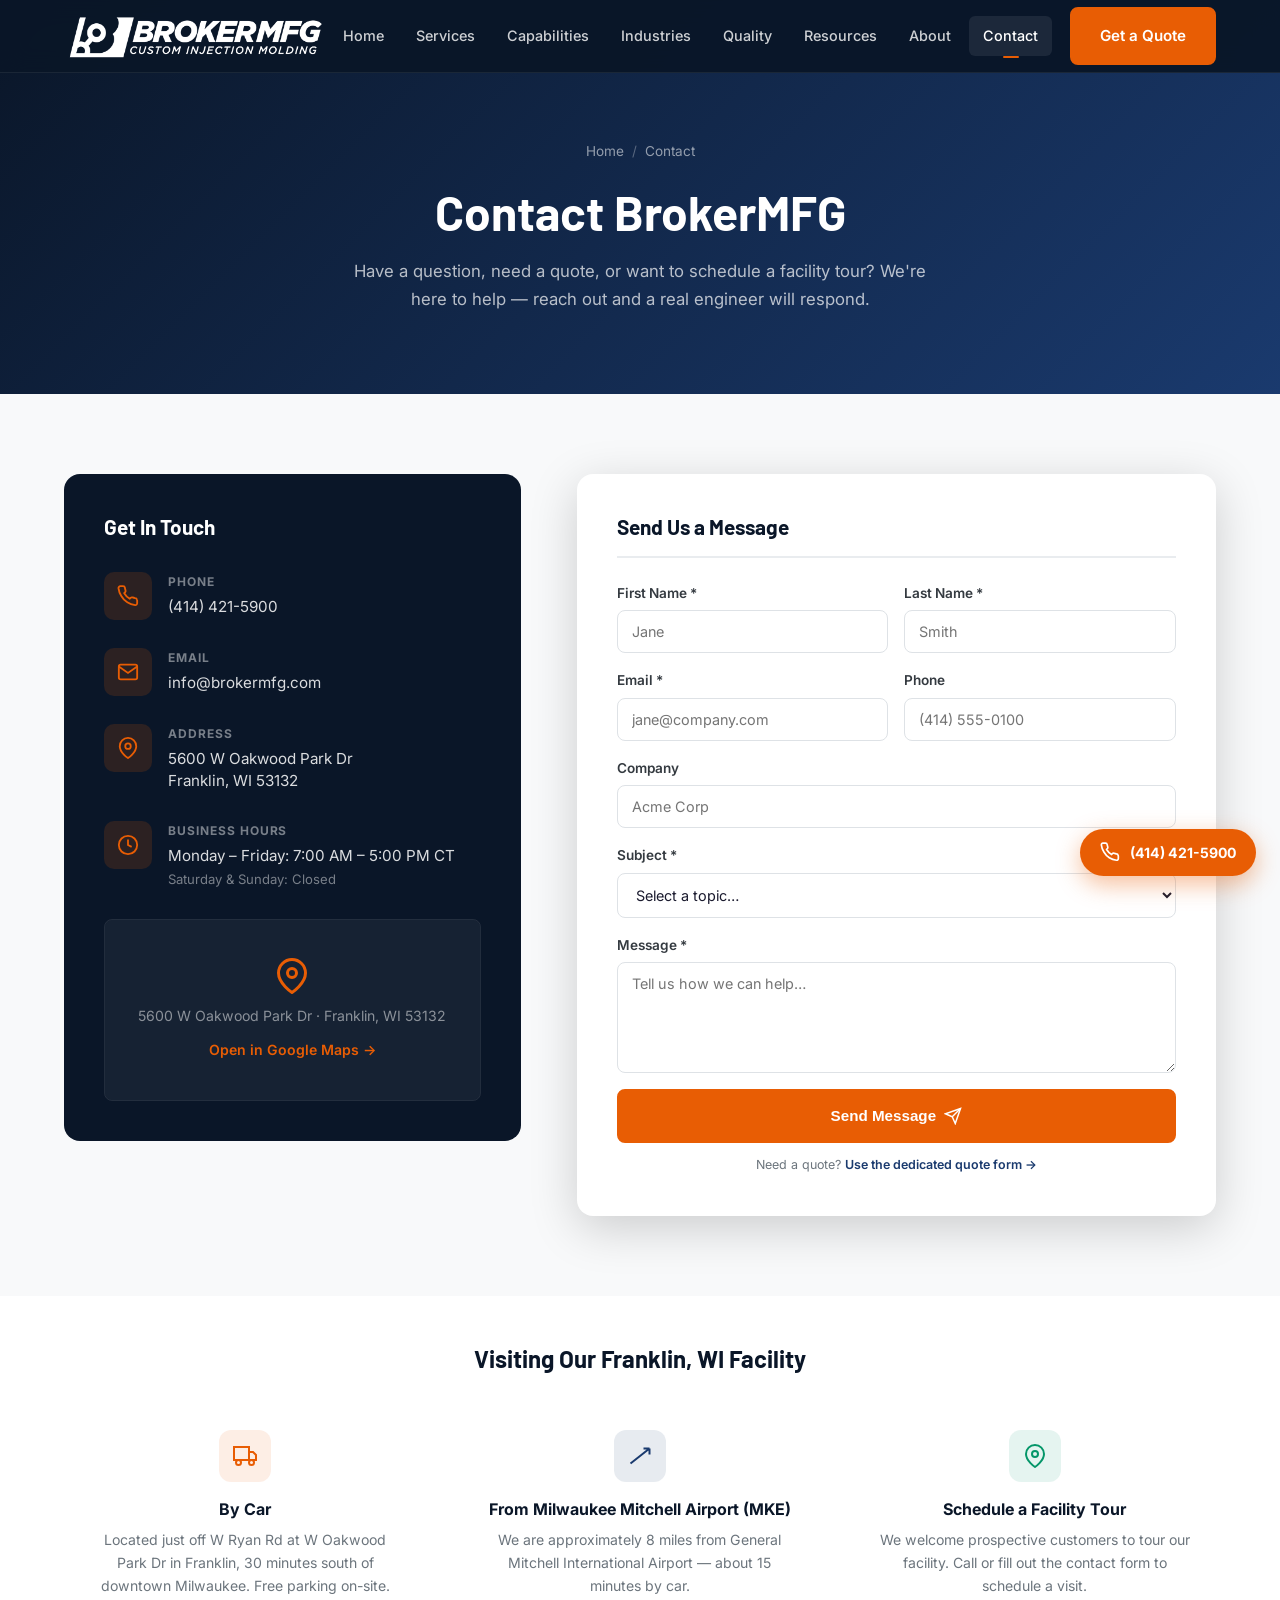
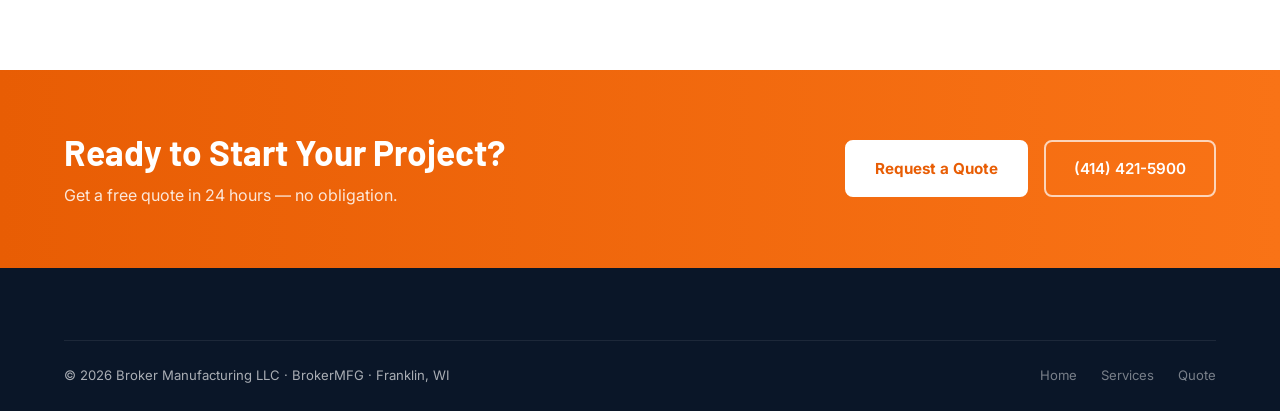
<file: contact.html>
<!DOCTYPE html>
<html lang="en">
<head>
  <meta charset="UTF-8">
  <meta name="viewport" content="width=device-width, initial-scale=1.0">
  <title>Contact Us | BrokerMFG – Franklin, WI Injection Molding</title>
  <meta name="description" content="Contact BrokerMFG in Franklin, WI. Call (414) 421-5900 or send a message to our engineering team. 5600 W Oakwood Park Dr, Franklin, WI 53132.">
  <link rel="icon" type="image/svg+xml" href="data:image/svg+xml,<svg xmlns='http://www.w3.org/2000/svg' viewBox='0 0 32 32'><rect width='32' height='32' rx='6' fill='%23e85d04'/><text x='50%25' y='50%25' dominant-baseline='central' text-anchor='middle' font-family='Arial' font-weight='800' font-size='14' fill='white'>B</text></svg>">
  <link rel="preconnect" href="https://fonts.googleapis.com">
  <link href="https://fonts.googleapis.com/css2?family=Barlow:wght@600;700;800&family=Inter:wght@400;500;600&display=swap" rel="stylesheet">
  <link rel="stylesheet" href="css/style.css">
  <style>
    .contact-grid { display: grid; grid-template-columns: 1fr 1.4fr; gap: 56px; align-items: start; }
    .info-card { background: var(--blue-dark); border-radius: var(--radius-lg); padding: 40px; color: var(--white); }
    .info-card-title { font-size: 1.3rem; margin-bottom: 32px; color: var(--white); }
    .contact-detail { display: flex; gap: 16px; margin-bottom: 28px; }
    .detail-icon { width: 48px; height: 48px; background: rgba(232,93,4,.15); border-radius: 10px; display: flex; align-items: center; justify-content: center; flex-shrink: 0; }
    .detail-icon svg { width: 22px; height: 22px; color: var(--orange); }
    .detail-label { font-size: .75rem; color: rgba(255,255,255,.45); text-transform: uppercase; letter-spacing: .08em; font-weight: 700; margin-bottom: 4px; }
    .detail-value { font-size: .95rem; color: rgba(255,255,255,.85); line-height: 1.5; }
    .detail-value a { color: rgba(255,255,255,.85); transition: color .3s; }
    .detail-value a:hover { color: var(--orange); }
    .map-embed { margin-top: 28px; border-radius: var(--radius); overflow: hidden; border: 1px solid rgba(255,255,255,.1); }
    .map-placeholder { background: rgba(255,255,255,.05); height: 180px; display: flex; align-items: center; justify-content: center; flex-direction: column; gap: 10px; color: rgba(255,255,255,.5); font-size: .88rem; }
    .map-placeholder svg { width: 36px; height: 36px; color: var(--orange); }
    @media(max-width:768px){ .contact-grid { grid-template-columns: 1fr; } }
  </style>
</head>
<body>

<nav class="navbar">
  <div class="nav-inner">
    <a href="index.html" class="nav-logo">
      <img src="images/brokermfg-logo-white.png" alt="BrokerMFG Custom Injection Molding" class="nav-logo-img">
    </a>
    <div class="nav-links">
      <a href="index.html">Home</a>
      <a href="services.html">Services</a>
      <a href="capabilities.html">Capabilities</a>
      <a href="industries.html">Industries</a>
      <a href="quality.html">Quality</a>
      <a href="resources.html">Resources</a>
      <a href="about.html">About</a>
      <a href="contact.html" class="active">Contact</a>
    </div>
    <a href="quote.html" class="btn btn-primary nav-cta">Get a Quote</a>
    <button class="nav-toggle"><span></span><span></span><span></span></button>
  </div>
</nav>

<div class="page-header">
  <div class="container">
    <div class="breadcrumb"><a href="index.html">Home</a><span class="sep">/</span><span>Contact</span></div>
    <h1 class="page-title">Contact BrokerMFG</h1>
    <p class="page-subtitle">Have a question, need a quote, or want to schedule a facility tour? We're here to help — reach out and a real engineer will respond.</p>
  </div>
</div>

<section class="section" style="background:var(--gray-100)">
  <div class="container">
    <div class="contact-grid">

      <!-- Info Panel -->
      <div class="info-card fade-in">
        <h2 class="info-card-title">Get In Touch</h2>

        <div class="contact-detail">
          <div class="detail-icon"><svg viewBox="0 0 24 24" fill="none" stroke="currentColor" stroke-width="2"><path d="M22 16.92v3a2 2 0 0 1-2.18 2 19.79 19.79 0 0 1-8.63-3.07A19.5 19.5 0 0 1 4.69 12 19.79 19.79 0 0 1 1.61 3.43 2 2 0 0 1 3.6 1.27h3a2 2 0 0 1 2 1.72c.127.96.361 1.903.7 2.81a2 2 0 0 1-.45 2.11L7.91 8.96a16 16 0 0 0 6 6l.92-.92a2 2 0 0 1 2.11-.45c.907.339 1.85.573 2.81.7A2 2 0 0 1 21.73 16z"/></svg></div>
          <div>
            <div class="detail-label">Phone</div>
            <div class="detail-value"><a href="tel:4144215900">(414) 421-5900</a></div>
          </div>
        </div>

        <div class="contact-detail">
          <div class="detail-icon"><svg viewBox="0 0 24 24" fill="none" stroke="currentColor" stroke-width="2"><path d="M4 4h16c1.1 0 2 .9 2 2v12c0 1.1-.9 2-2 2H4c-1.1 0-2-.9-2-2V6c0-1.1.9-2 2-2z"/><polyline points="22,6 12,13 2,6"/></svg></div>
          <div>
            <div class="detail-label">Email</div>
            <div class="detail-value"><a href="mailto:info@brokermfg.com">info@brokermfg.com</a></div>
          </div>
        </div>

        <div class="contact-detail">
          <div class="detail-icon"><svg viewBox="0 0 24 24" fill="none" stroke="currentColor" stroke-width="2"><path d="M21 10c0 7-9 13-9 13s-9-6-9-13a9 9 0 0 1 18 0z"/><circle cx="12" cy="10" r="3"/></svg></div>
          <div>
            <div class="detail-label">Address</div>
            <div class="detail-value">5600 W Oakwood Park Dr<br>Franklin, WI 53132</div>
          </div>
        </div>

        <div class="contact-detail">
          <div class="detail-icon"><svg viewBox="0 0 24 24" fill="none" stroke="currentColor" stroke-width="2"><circle cx="12" cy="12" r="10"/><polyline points="12 6 12 12 16 14"/></svg></div>
          <div>
            <div class="detail-label">Business Hours</div>
            <div class="detail-value">Monday – Friday: 7:00 AM – 5:00 PM CT<br><span style="font-size:.82rem;color:rgba(255,255,255,.45)">Saturday &amp; Sunday: Closed</span></div>
          </div>
        </div>

        <div class="map-embed">
          <div class="map-placeholder">
            <svg viewBox="0 0 24 24" fill="none" stroke="currentColor" stroke-width="2"><path d="M21 10c0 7-9 13-9 13s-9-6-9-13a9 9 0 0 1 18 0z"/><circle cx="12" cy="10" r="3"/></svg>
            <span>5600 W Oakwood Park Dr · Franklin, WI 53132</span>
            <a href="https://maps.google.com/?q=5600+W+Oakwood+Park+Dr+Franklin+WI+53132" target="_blank" rel="noopener" style="color:var(--orange);font-weight:600;">Open in Google Maps →</a>
          </div>
        </div>

      </div>

      <!-- Contact Form -->
      <div class="quote-form fade-in fade-in-delay-1">
        <h3 class="form-title">Send Us a Message</h3>
        <form id="contactForm" novalidate>
          <div class="form-row">
            <div class="form-group"><label for="c-fname">First Name *</label><input type="text" id="c-fname" name="fname" placeholder="Jane" required></div>
            <div class="form-group"><label for="c-lname">Last Name *</label><input type="text" id="c-lname" name="lname" placeholder="Smith" required></div>
          </div>
          <div class="form-row">
            <div class="form-group"><label for="c-email">Email *</label><input type="email" id="c-email" name="email" placeholder="jane@company.com" required></div>
            <div class="form-group"><label for="c-phone">Phone</label><input type="tel" id="c-phone" name="phone" placeholder="(414) 555-0100"></div>
          </div>
          <div class="form-group"><label for="c-company">Company</label><input type="text" id="c-company" name="company" placeholder="Acme Corp"></div>
          <div class="form-group">
            <label for="c-subject">Subject *</label>
            <select id="c-subject" name="subject" required>
              <option value="">Select a topic…</option>
              <option>Request a Quote</option>
              <option>Technical / Engineering Question</option>
              <option>Existing Order / Status</option>
              <option>Facility Tour Request</option>
              <option>Careers / Employment</option>
              <option>General Inquiry</option>
            </select>
          </div>
          <div class="form-group">
            <label for="c-message">Message *</label>
            <textarea id="c-message" name="message" rows="5" placeholder="Tell us how we can help…" required></textarea>
          </div>
          <button type="submit" class="btn btn-primary" style="width:100%;justify-content:center;padding:16px;">
            Send Message
            <svg viewBox="0 0 24 24" fill="none" stroke="currentColor" stroke-width="2"><line x1="22" y1="2" x2="11" y2="13"/><polygon points="22 2 15 22 11 13 2 9 22 2"/></svg>
          </button>
          <p style="font-size:.78rem;color:var(--gray-600);text-align:center;margin-top:12px;">Need a quote? <a href="quote.html" style="color:var(--blue-brand);font-weight:600;">Use the dedicated quote form →</a></p>
        </form>
      </div>

    </div>
  </div>
</section>

<!-- Directions strip -->
<section class="section-sm" style="background:var(--white)">
  <div class="container">
    <h2 class="section-title text-center" style="font-size:1.5rem;margin-bottom:32px;">Visiting Our Franklin, WI Facility</h2>
    <div class="grid-3">
      <div style="text-align:center;padding:24px;" class="fade-in">
        <div style="width:52px;height:52px;background:rgba(232,93,4,.1);border-radius:12px;display:flex;align-items:center;justify-content:center;margin:0 auto 14px;">
          <svg width="24" height="24" viewBox="0 0 24 24" fill="none" stroke="var(--orange)" stroke-width="2"><rect x="1" y="3" width="15" height="13"/><polygon points="16 8 20 8 23 11 23 16 16 16 16 8"/><circle cx="5.5" cy="18.5" r="2.5"/><circle cx="18.5" cy="18.5" r="2.5"/></svg>
        </div>
        <strong style="display:block;color:var(--blue-dark);margin-bottom:6px;">By Car</strong>
        <p style="font-size:.88rem;color:var(--gray-600);">Located just off W Ryan Rd at W Oakwood Park Dr in Franklin, 30 minutes south of downtown Milwaukee. Free parking on-site.</p>
      </div>
      <div style="text-align:center;padding:24px;" class="fade-in fade-in-delay-1">
        <div style="width:52px;height:52px;background:rgba(26,58,110,.1);border-radius:12px;display:flex;align-items:center;justify-content:center;margin:0 auto 14px;">
          <svg width="24" height="24" viewBox="0 0 24 24" fill="none" stroke="var(--blue-brand)" stroke-width="2"><path d="M2.5 19.5L21.5 4.5M21.5 4.5H15.5M21.5 4.5V10.5"/></svg>
        </div>
        <strong style="display:block;color:var(--blue-dark);margin-bottom:6px;">From Milwaukee Mitchell Airport (MKE)</strong>
        <p style="font-size:.88rem;color:var(--gray-600);">We are approximately 8 miles from General Mitchell International Airport — about 15 minutes by car.</p>
      </div>
      <div style="text-align:center;padding:24px;" class="fade-in fade-in-delay-2">
        <div style="width:52px;height:52px;background:rgba(5,150,105,.1);border-radius:12px;display:flex;align-items:center;justify-content:center;margin:0 auto 14px;">
          <svg width="24" height="24" viewBox="0 0 24 24" fill="none" stroke="#059669" stroke-width="2"><path d="M21 10c0 7-9 13-9 13s-9-6-9-13a9 9 0 0 1 18 0z"/><circle cx="12" cy="10" r="3"/></svg>
        </div>
        <strong style="display:block;color:var(--blue-dark);margin-bottom:6px;">Schedule a Facility Tour</strong>
        <p style="font-size:.88rem;color:var(--gray-600);">We welcome prospective customers to tour our facility. Call or fill out the contact form to schedule a visit.</p>
      </div>
    </div>
  </div>
</section>

<div class="cta-band">
  <div class="cta-inner">
    <div class="cta-text"><h2>Ready to Start Your Project?</h2><p>Get a free quote in 24 hours — no obligation.</p></div>
    <div class="cta-actions">
      <a href="quote.html" class="btn btn-white">Request a Quote</a>
      <a href="tel:4144215900" class="btn btn-outline-white">(414) 421-5900</a>
    </div>
  </div>
</div>

<footer class="footer">
  <div class="container">
    <div style="display:flex;align-items:center;justify-content:space-between;flex-wrap:wrap;gap:16px;padding:24px 0;border-top:1px solid rgba(255,255,255,.08);">
      <p style="font-size:.82rem;">© 2026 Broker Manufacturing LLC · BrokerMFG · Franklin, WI</p>
      <div style="display:flex;gap:24px;">
        <a href="index.html" style="font-size:.82rem;color:rgba(255,255,255,.45);">Home</a>
        <a href="services.html" style="font-size:.82rem;color:rgba(255,255,255,.45);">Services</a>
        <a href="quote.html" style="font-size:.82rem;color:rgba(255,255,255,.45);">Quote</a>
      </div>
    </div>
  </div>
</footer>

<div class="sticky-phone">
  <a href="tel:4144215900" class="sticky-cta">
    <svg viewBox="0 0 24 24" fill="none" stroke="currentColor" stroke-width="2"><path d="M22 16.92v3a2 2 0 0 1-2.18 2 19.79 19.79 0 0 1-8.63-3.07A19.5 19.5 0 0 1 4.69 12 19.79 19.79 0 0 1 1.61 3.43 2 2 0 0 1 3.6 1.27h3a2 2 0 0 1 2 1.72c.127.96.361 1.903.7 2.81a2 2 0 0 1-.45 2.11L7.91 8.96a16 16 0 0 0 6 6l.92-.92a2 2 0 0 1 2.11-.45c.907.339 1.85.573 2.81.7A2 2 0 0 1 21.73 16z"/></svg>
    (414) 421-5900
  </a>
</div>
<script src="js/main.js"></script>
</body>
</html>
</file>
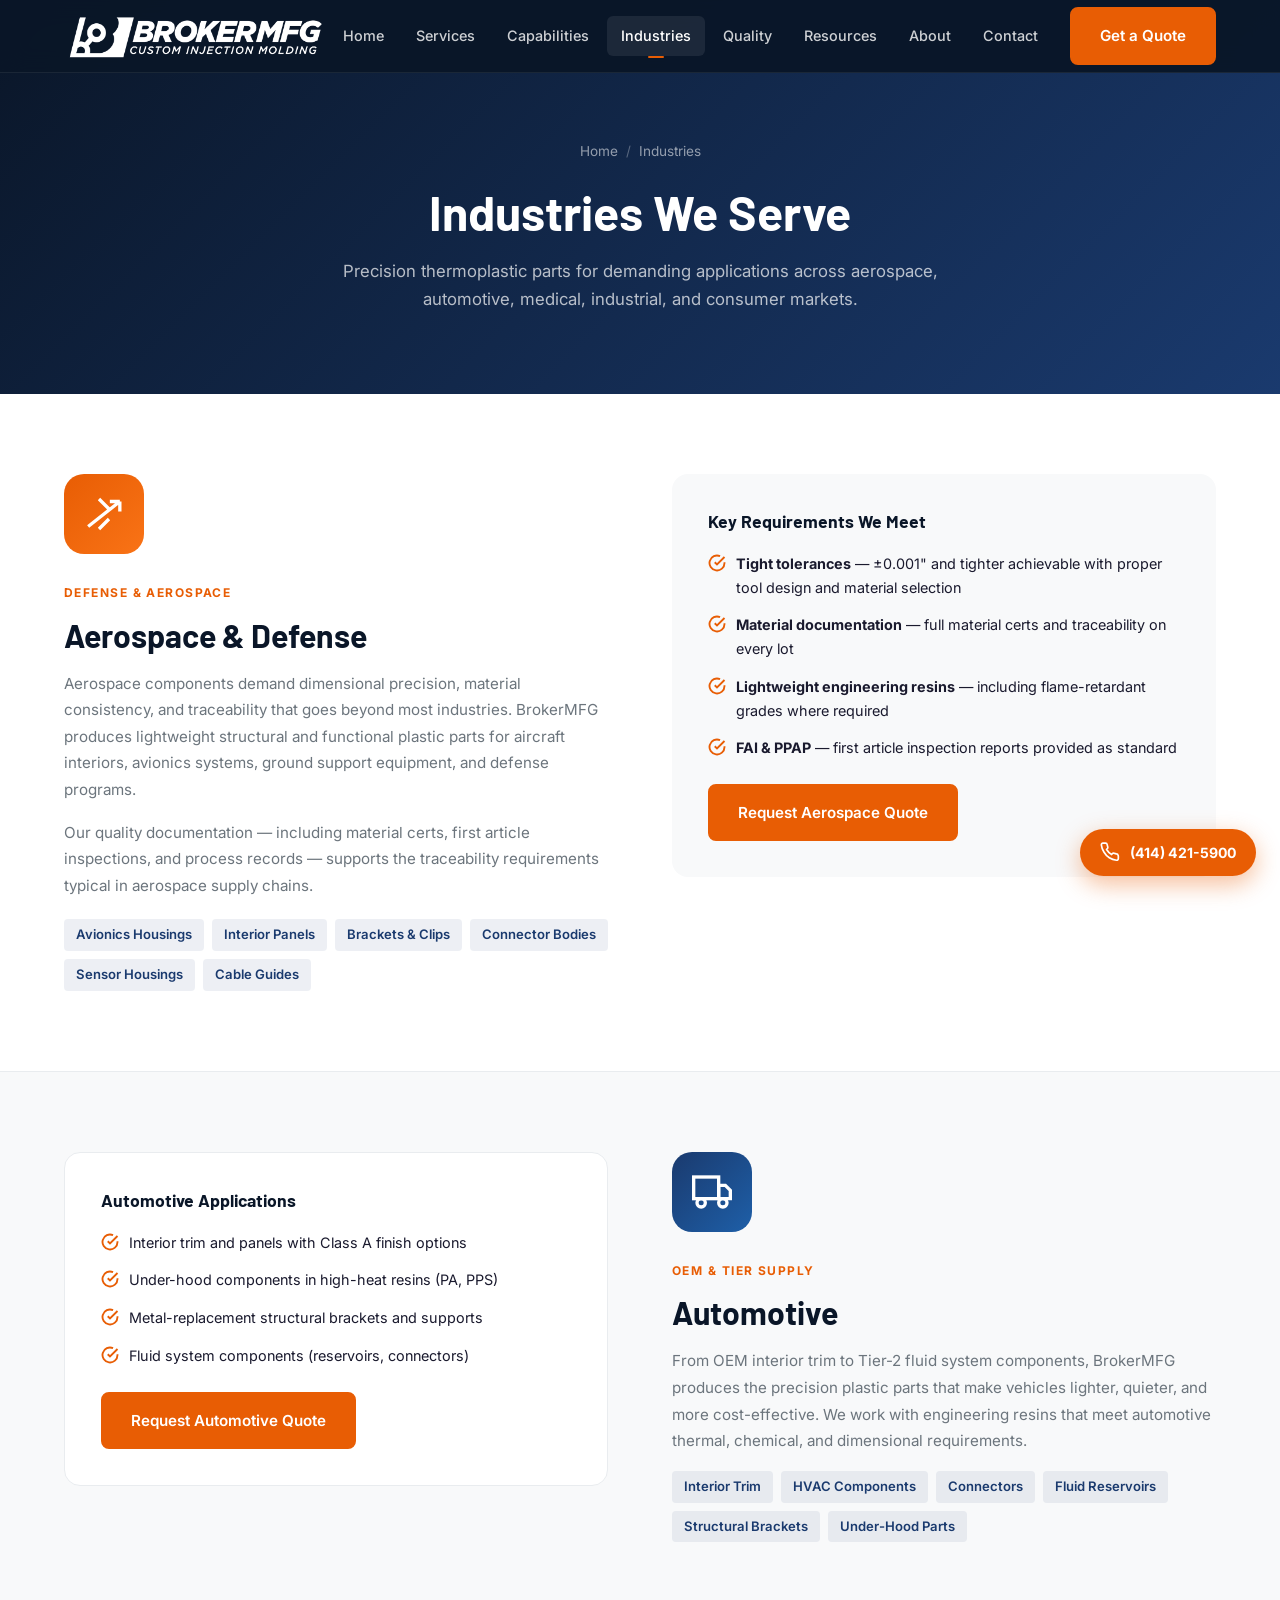
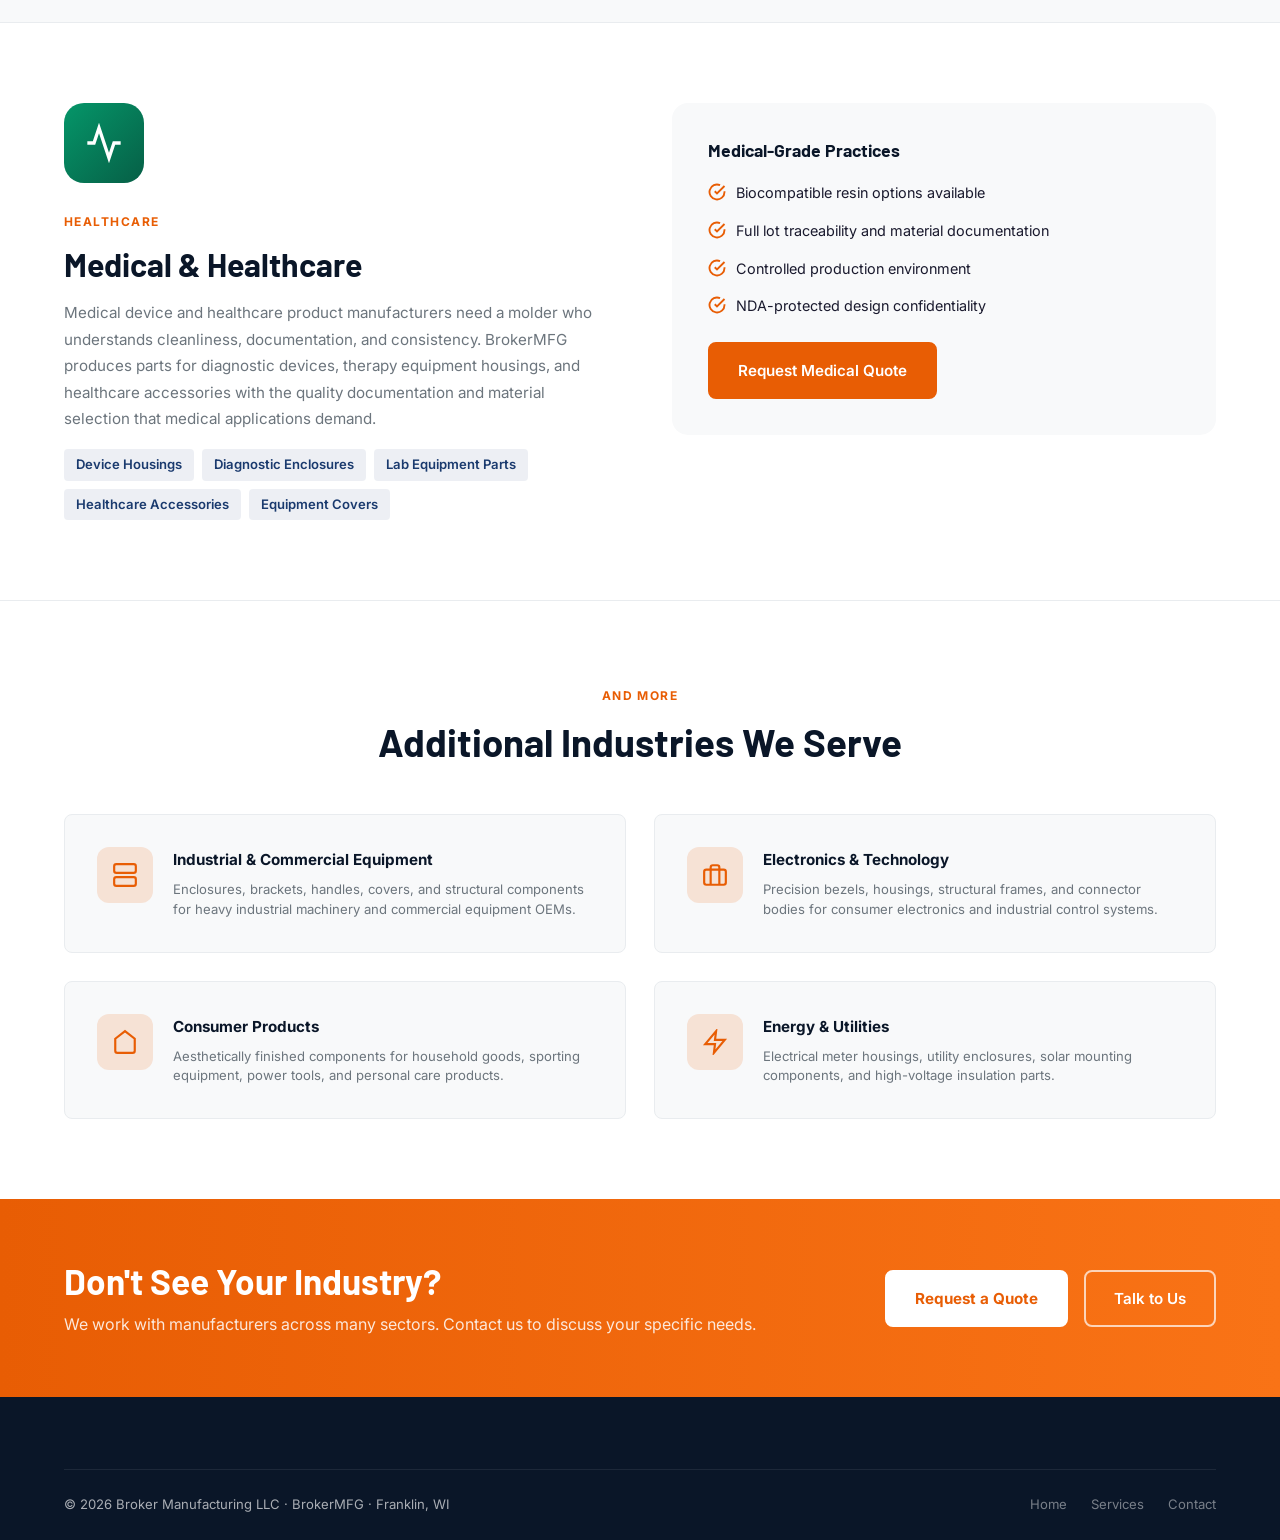
<file: industries.html>
<!DOCTYPE html>
<html lang="en">
<head>
  <meta charset="UTF-8">
  <meta name="viewport" content="width=device-width, initial-scale=1.0">
  <title>Industries Served | BrokerMFG – Aerospace, Automotive, Medical &amp; More</title>
  <meta name="description" content="BrokerMFG serves aerospace, automotive, medical, industrial, electronics, and consumer product manufacturers with precision custom injection molded parts.">
  <link rel="icon" type="image/svg+xml" href="data:image/svg+xml,<svg xmlns='http://www.w3.org/2000/svg' viewBox='0 0 32 32'><rect width='32' height='32' rx='6' fill='%23e85d04'/><text x='50%25' y='50%25' dominant-baseline='central' text-anchor='middle' font-family='Arial' font-weight='800' font-size='14' fill='white'>B</text></svg>">
  <link rel="preconnect" href="https://fonts.googleapis.com">
  <link href="https://fonts.googleapis.com/css2?family=Barlow:wght@600;700;800&family=Inter:wght@400;500;600&display=swap" rel="stylesheet">
  <link rel="stylesheet" href="css/style.css">
  <style>
    .industry-detail { padding: 80px 0; border-bottom: 1px solid var(--gray-200); }
    .industry-detail:nth-child(even) { background: var(--gray-100); }
    .industry-detail-grid { display: grid; grid-template-columns: 1fr 1fr; gap: 64px; align-items: start; }
    .ind-icon-large { width: 80px; height: 80px; background: linear-gradient(135deg, var(--orange), var(--orange-light)); border-radius: 20px; display: flex; align-items: center; justify-content: center; margin-bottom: 24px; }
    .ind-icon-large svg { width: 40px; height: 40px; color: var(--white); }
    .part-examples { display: flex; flex-wrap: wrap; gap: 8px; margin-top: 16px; }
    .part-tag { background: rgba(26,58,110,.08); color: var(--blue-brand); border-radius: 4px; padding: 5px 12px; font-size: .82rem; font-weight: 600; }
    @media(max-width:768px){ .industry-detail-grid { grid-template-columns: 1fr; } }
  </style>
</head>
<body>

<nav class="navbar">
  <div class="nav-inner">
    <a href="index.html" class="nav-logo">
      <img src="images/brokermfg-logo-white.png" alt="BrokerMFG Custom Injection Molding" class="nav-logo-img">
    </a>
    <div class="nav-links">
      <a href="index.html">Home</a>
      <a href="services.html">Services</a>
      <a href="capabilities.html">Capabilities</a>
      <a href="industries.html" class="active">Industries</a>
      <a href="quality.html">Quality</a>
      <a href="resources.html">Resources</a>
      <a href="about.html">About</a>
      <a href="contact.html">Contact</a>
    </div>
    <a href="quote.html" class="btn btn-primary nav-cta">Get a Quote</a>
    <button class="nav-toggle"><span></span><span></span><span></span></button>
  </div>
</nav>

<div class="page-header">
  <div class="container">
    <div class="breadcrumb"><a href="index.html">Home</a><span class="sep">/</span><span>Industries</span></div>
    <h1 class="page-title">Industries We Serve</h1>
    <p class="page-subtitle">Precision thermoplastic parts for demanding applications across aerospace, automotive, medical, industrial, and consumer markets.</p>
  </div>
</div>

<div class="industry-detail">
  <div class="container">
    <div class="industry-detail-grid">
      <div class="fade-in">
        <div class="ind-icon-large"><svg viewBox="0 0 24 24" fill="none" stroke="currentColor" stroke-width="2"><path d="M2.5 19.5L21.5 4.5M21.5 4.5H15.5M21.5 4.5V10.5M9 21l6-6M9 3l6 6"/></svg></div>
        <span class="section-label">Defense &amp; Aerospace</span>
        <h2 class="section-title" style="font-size:2rem;">Aerospace &amp; Defense</h2>
        <p style="font-size:.95rem;color:var(--gray-600);line-height:1.75;margin-bottom:16px;">Aerospace components demand dimensional precision, material consistency, and traceability that goes beyond most industries. BrokerMFG produces lightweight structural and functional plastic parts for aircraft interiors, avionics systems, ground support equipment, and defense programs.</p>
        <p style="font-size:.95rem;color:var(--gray-600);line-height:1.75;margin-bottom:20px;">Our quality documentation — including material certs, first article inspections, and process records — supports the traceability requirements typical in aerospace supply chains.</p>
        <div class="part-examples">
          <span class="part-tag">Avionics Housings</span><span class="part-tag">Interior Panels</span><span class="part-tag">Brackets &amp; Clips</span><span class="part-tag">Connector Bodies</span><span class="part-tag">Sensor Housings</span><span class="part-tag">Cable Guides</span>
        </div>
      </div>
      <div class="fade-in fade-in-delay-1" style="background:var(--gray-100);border-radius:var(--radius-lg);padding:36px;">
        <h3 style="color:var(--blue-dark);margin-bottom:20px;font-size:1.1rem;">Key Requirements We Meet</h3>
        <div style="display:flex;flex-direction:column;gap:14px;">
          <div style="display:flex;gap:10px;"><svg width="18" height="18" viewBox="0 0 24 24" fill="none" stroke="var(--orange)" stroke-width="2.5" style="flex-shrink:0;margin-top:2px"><path d="M22 11.08V12a10 10 0 1 1-5.93-9.14"/><polyline points="22 4 12 14.01 9 11.01"/></svg><p style="font-size:.9rem;color:var(--gray-700)"><strong>Tight tolerances</strong> — ±0.001" and tighter achievable with proper tool design and material selection</p></div>
          <div style="display:flex;gap:10px;"><svg width="18" height="18" viewBox="0 0 24 24" fill="none" stroke="var(--orange)" stroke-width="2.5" style="flex-shrink:0;margin-top:2px"><path d="M22 11.08V12a10 10 0 1 1-5.93-9.14"/><polyline points="22 4 12 14.01 9 11.01"/></svg><p style="font-size:.9rem;color:var(--gray-700)"><strong>Material documentation</strong> — full material certs and traceability on every lot</p></div>
          <div style="display:flex;gap:10px;"><svg width="18" height="18" viewBox="0 0 24 24" fill="none" stroke="var(--orange)" stroke-width="2.5" style="flex-shrink:0;margin-top:2px"><path d="M22 11.08V12a10 10 0 1 1-5.93-9.14"/><polyline points="22 4 12 14.01 9 11.01"/></svg><p style="font-size:.9rem;color:var(--gray-700)"><strong>Lightweight engineering resins</strong> — including flame-retardant grades where required</p></div>
          <div style="display:flex;gap:10px;"><svg width="18" height="18" viewBox="0 0 24 24" fill="none" stroke="var(--orange)" stroke-width="2.5" style="flex-shrink:0;margin-top:2px"><path d="M22 11.08V12a10 10 0 1 1-5.93-9.14"/><polyline points="22 4 12 14.01 9 11.01"/></svg><p style="font-size:.9rem;color:var(--gray-700)"><strong>FAI &amp; PPAP</strong> — first article inspection reports provided as standard</p></div>
        </div>
        <a href="quote.html" class="btn btn-primary" style="margin-top:24px;">Request Aerospace Quote</a>
      </div>
    </div>
  </div>
</div>

<div class="industry-detail">
  <div class="container">
    <div class="industry-detail-grid">
      <div class="fade-in fade-in-delay-1" style="background:var(--white);border-radius:var(--radius-lg);padding:36px;border:1px solid var(--gray-200);">
        <h3 style="color:var(--blue-dark);margin-bottom:20px;font-size:1.1rem;">Automotive Applications</h3>
        <div style="display:flex;flex-direction:column;gap:14px;">
          <div style="display:flex;gap:10px;"><svg width="18" height="18" viewBox="0 0 24 24" fill="none" stroke="var(--orange)" stroke-width="2.5" style="flex-shrink:0;margin-top:2px"><path d="M22 11.08V12a10 10 0 1 1-5.93-9.14"/><polyline points="22 4 12 14.01 9 11.01"/></svg><p style="font-size:.9rem;color:var(--gray-700)">Interior trim and panels with Class A finish options</p></div>
          <div style="display:flex;gap:10px;"><svg width="18" height="18" viewBox="0 0 24 24" fill="none" stroke="var(--orange)" stroke-width="2.5" style="flex-shrink:0;margin-top:2px"><path d="M22 11.08V12a10 10 0 1 1-5.93-9.14"/><polyline points="22 4 12 14.01 9 11.01"/></svg><p style="font-size:.9rem;color:var(--gray-700)">Under-hood components in high-heat resins (PA, PPS)</p></div>
          <div style="display:flex;gap:10px;"><svg width="18" height="18" viewBox="0 0 24 24" fill="none" stroke="var(--orange)" stroke-width="2.5" style="flex-shrink:0;margin-top:2px"><path d="M22 11.08V12a10 10 0 1 1-5.93-9.14"/><polyline points="22 4 12 14.01 9 11.01"/></svg><p style="font-size:.9rem;color:var(--gray-700)">Metal-replacement structural brackets and supports</p></div>
          <div style="display:flex;gap:10px;"><svg width="18" height="18" viewBox="0 0 24 24" fill="none" stroke="var(--orange)" stroke-width="2.5" style="flex-shrink:0;margin-top:2px"><path d="M22 11.08V12a10 10 0 1 1-5.93-9.14"/><polyline points="22 4 12 14.01 9 11.01"/></svg><p style="font-size:.9rem;color:var(--gray-700)">Fluid system components (reservoirs, connectors)</p></div>
        </div>
        <a href="quote.html" class="btn btn-primary" style="margin-top:24px;">Request Automotive Quote</a>
      </div>
      <div class="fade-in">
        <div class="ind-icon-large" style="background:linear-gradient(135deg,var(--blue-brand),var(--blue-accent))"><svg viewBox="0 0 24 24" fill="none" stroke="currentColor" stroke-width="2"><rect x="1" y="3" width="15" height="13"/><polygon points="16 8 20 8 23 11 23 16 16 16 16 8"/><circle cx="5.5" cy="18.5" r="2.5"/><circle cx="18.5" cy="18.5" r="2.5"/></svg></div>
        <span class="section-label">OEM &amp; Tier Supply</span>
        <h2 class="section-title" style="font-size:2rem;">Automotive</h2>
        <p style="font-size:.95rem;color:var(--gray-600);line-height:1.75;margin-bottom:16px;">From OEM interior trim to Tier-2 fluid system components, BrokerMFG produces the precision plastic parts that make vehicles lighter, quieter, and more cost-effective. We work with engineering resins that meet automotive thermal, chemical, and dimensional requirements.</p>
        <div class="part-examples">
          <span class="part-tag">Interior Trim</span><span class="part-tag">HVAC Components</span><span class="part-tag">Connectors</span><span class="part-tag">Fluid Reservoirs</span><span class="part-tag">Structural Brackets</span><span class="part-tag">Under-Hood Parts</span>
        </div>
      </div>
    </div>
  </div>
</div>

<div class="industry-detail">
  <div class="container">
    <div class="industry-detail-grid">
      <div class="fade-in">
        <div class="ind-icon-large" style="background:linear-gradient(135deg,#059669,#065f46)"><svg viewBox="0 0 24 24" fill="none" stroke="currentColor" stroke-width="2"><path d="M22 12h-4l-3 9L9 3l-3 9H2"/></svg></div>
        <span class="section-label">Healthcare</span>
        <h2 class="section-title" style="font-size:2rem;">Medical &amp; Healthcare</h2>
        <p style="font-size:.95rem;color:var(--gray-600);line-height:1.75;margin-bottom:16px;">Medical device and healthcare product manufacturers need a molder who understands cleanliness, documentation, and consistency. BrokerMFG produces parts for diagnostic devices, therapy equipment housings, and healthcare accessories with the quality documentation and material selection that medical applications demand.</p>
        <div class="part-examples">
          <span class="part-tag">Device Housings</span><span class="part-tag">Diagnostic Enclosures</span><span class="part-tag">Lab Equipment Parts</span><span class="part-tag">Healthcare Accessories</span><span class="part-tag">Equipment Covers</span>
        </div>
      </div>
      <div class="fade-in fade-in-delay-1" style="background:var(--gray-100);border-radius:var(--radius-lg);padding:36px;">
        <h3 style="color:var(--blue-dark);margin-bottom:20px;font-size:1.1rem;">Medical-Grade Practices</h3>
        <div style="display:flex;flex-direction:column;gap:14px;">
          <div style="display:flex;gap:10px;"><svg width="18" height="18" viewBox="0 0 24 24" fill="none" stroke="var(--orange)" stroke-width="2.5" style="flex-shrink:0;margin-top:2px"><path d="M22 11.08V12a10 10 0 1 1-5.93-9.14"/><polyline points="22 4 12 14.01 9 11.01"/></svg><p style="font-size:.9rem;color:var(--gray-700)">Biocompatible resin options available</p></div>
          <div style="display:flex;gap:10px;"><svg width="18" height="18" viewBox="0 0 24 24" fill="none" stroke="var(--orange)" stroke-width="2.5" style="flex-shrink:0;margin-top:2px"><path d="M22 11.08V12a10 10 0 1 1-5.93-9.14"/><polyline points="22 4 12 14.01 9 11.01"/></svg><p style="font-size:.9rem;color:var(--gray-700)">Full lot traceability and material documentation</p></div>
          <div style="display:flex;gap:10px;"><svg width="18" height="18" viewBox="0 0 24 24" fill="none" stroke="var(--orange)" stroke-width="2.5" style="flex-shrink:0;margin-top:2px"><path d="M22 11.08V12a10 10 0 1 1-5.93-9.14"/><polyline points="22 4 12 14.01 9 11.01"/></svg><p style="font-size:.9rem;color:var(--gray-700)">Controlled production environment</p></div>
          <div style="display:flex;gap:10px;"><svg width="18" height="18" viewBox="0 0 24 24" fill="none" stroke="var(--orange)" stroke-width="2.5" style="flex-shrink:0;margin-top:2px"><path d="M22 11.08V12a10 10 0 1 1-5.93-9.14"/><polyline points="22 4 12 14.01 9 11.01"/></svg><p style="font-size:.9rem;color:var(--gray-700)">NDA-protected design confidentiality</p></div>
        </div>
        <a href="quote.html" class="btn btn-primary" style="margin-top:24px;">Request Medical Quote</a>
      </div>
    </div>
  </div>
</div>

<!-- Remaining industries - compact grid -->
<section class="section" style="background:var(--white)">
  <div class="container">
    <div class="text-center fade-in" style="margin-bottom:48px;">
      <span class="section-label">And More</span>
      <h2 class="section-title">Additional Industries We Serve</h2>
    </div>
    <div class="industry-grid" style="grid-template-columns:repeat(2,1fr);gap:28px;">
      <div class="industry-card" style="border:1px solid var(--gray-200);background:var(--gray-100);padding:32px;display:flex;gap:20px;align-items:flex-start;text-align:left;" class="fade-in">
        <div class="industry-icon" style="flex-shrink:0;margin:0"><svg viewBox="0 0 24 24" fill="none" stroke="currentColor" stroke-width="2"><rect x="2" y="2" width="20" height="8" rx="2"/><rect x="2" y="14" width="20" height="8" rx="2"/></svg></div>
        <div><div class="industry-name" style="color:var(--blue-dark)">Industrial &amp; Commercial Equipment</div><div class="industry-desc" style="color:var(--gray-600)">Enclosures, brackets, handles, covers, and structural components for heavy industrial machinery and commercial equipment OEMs.</div></div>
      </div>
      <div class="industry-card" style="border:1px solid var(--gray-200);background:var(--gray-100);padding:32px;display:flex;gap:20px;align-items:flex-start;text-align:left;" class="fade-in fade-in-delay-1">
        <div class="industry-icon" style="flex-shrink:0;margin:0"><svg viewBox="0 0 24 24" fill="none" stroke="currentColor" stroke-width="2"><rect x="2" y="7" width="20" height="14" rx="2"/><path d="M16 21V5a2 2 0 0 0-2-2h-4a2 2 0 0 0-2 2v16"/></svg></div>
        <div><div class="industry-name" style="color:var(--blue-dark)">Electronics &amp; Technology</div><div class="industry-desc" style="color:var(--gray-600)">Precision bezels, housings, structural frames, and connector bodies for consumer electronics and industrial control systems.</div></div>
      </div>
      <div class="industry-card" style="border:1px solid var(--gray-200);background:var(--gray-100);padding:32px;display:flex;gap:20px;align-items:flex-start;text-align:left;" class="fade-in fade-in-delay-2">
        <div class="industry-icon" style="flex-shrink:0;margin:0"><svg viewBox="0 0 24 24" fill="none" stroke="currentColor" stroke-width="2"><path d="M3 9l9-7 9 7v11a2 2 0 0 1-2 2H5a2 2 0 0 1-2-2z"/></svg></div>
        <div><div class="industry-name" style="color:var(--blue-dark)">Consumer Products</div><div class="industry-desc" style="color:var(--gray-600)">Aesthetically finished components for household goods, sporting equipment, power tools, and personal care products.</div></div>
      </div>
      <div class="industry-card" style="border:1px solid var(--gray-200);background:var(--gray-100);padding:32px;display:flex;gap:20px;align-items:flex-start;text-align:left;" class="fade-in fade-in-delay-3">
        <div class="industry-icon" style="flex-shrink:0;margin:0"><svg viewBox="0 0 24 24" fill="none" stroke="currentColor" stroke-width="2"><polygon points="13 2 3 14 12 14 11 22 21 10 12 10 13 2"/></svg></div>
        <div><div class="industry-name" style="color:var(--blue-dark)">Energy &amp; Utilities</div><div class="industry-desc" style="color:var(--gray-600)">Electrical meter housings, utility enclosures, solar mounting components, and high-voltage insulation parts.</div></div>
      </div>
    </div>
  </div>
</section>

<div class="cta-band">
  <div class="cta-inner">
    <div class="cta-text"><h2>Don't See Your Industry?</h2><p>We work with manufacturers across many sectors. Contact us to discuss your specific needs.</p></div>
    <div class="cta-actions">
      <a href="quote.html" class="btn btn-white">Request a Quote</a>
      <a href="contact.html" class="btn btn-outline-white">Talk to Us</a>
    </div>
  </div>
</div>

<footer class="footer">
  <div class="container">
    <div style="display:flex;align-items:center;justify-content:space-between;flex-wrap:wrap;gap:16px;padding:24px 0;border-top:1px solid rgba(255,255,255,.08);">
      <p style="font-size:.82rem;">© 2026 Broker Manufacturing LLC · BrokerMFG · Franklin, WI</p>
      <div style="display:flex;gap:24px;">
        <a href="index.html" style="font-size:.82rem;color:rgba(255,255,255,.45);">Home</a>
        <a href="services.html" style="font-size:.82rem;color:rgba(255,255,255,.45);">Services</a>
        <a href="contact.html" style="font-size:.82rem;color:rgba(255,255,255,.45);">Contact</a>
      </div>
    </div>
  </div>
</footer>

<div class="sticky-phone">
  <a href="tel:4144215900" class="sticky-cta">
    <svg viewBox="0 0 24 24" fill="none" stroke="currentColor" stroke-width="2"><path d="M22 16.92v3a2 2 0 0 1-2.18 2 19.79 19.79 0 0 1-8.63-3.07A19.5 19.5 0 0 1 4.69 12 19.79 19.79 0 0 1 1.61 3.43 2 2 0 0 1 3.6 1.27h3a2 2 0 0 1 2 1.72c.127.96.361 1.903.7 2.81a2 2 0 0 1-.45 2.11L7.91 8.96a16 16 0 0 0 6 6l.92-.92a2 2 0 0 1 2.11-.45c.907.339 1.85.573 2.81.7A2 2 0 0 1 21.73 16z"/></svg>
    (414) 421-5900
  </a>
</div>
<script src="js/main.js"></script>
</body>
</html>
</file>
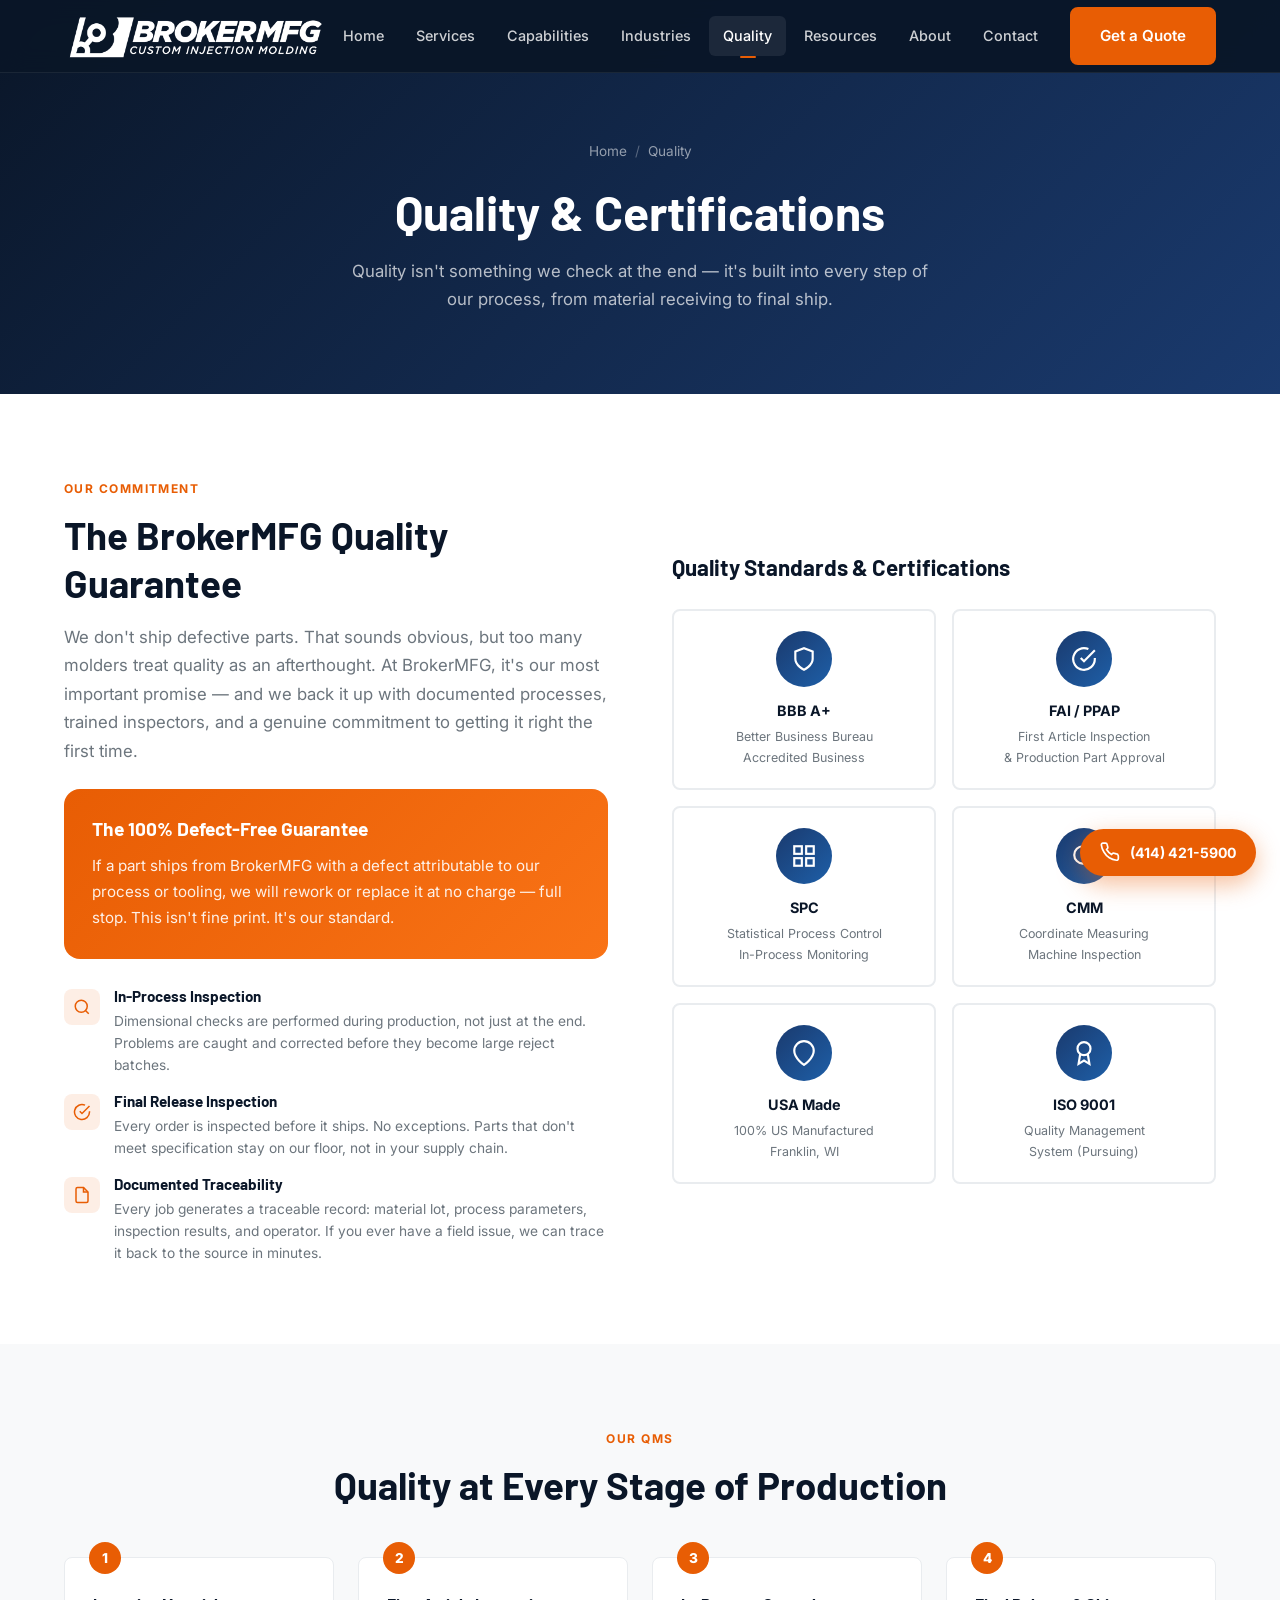
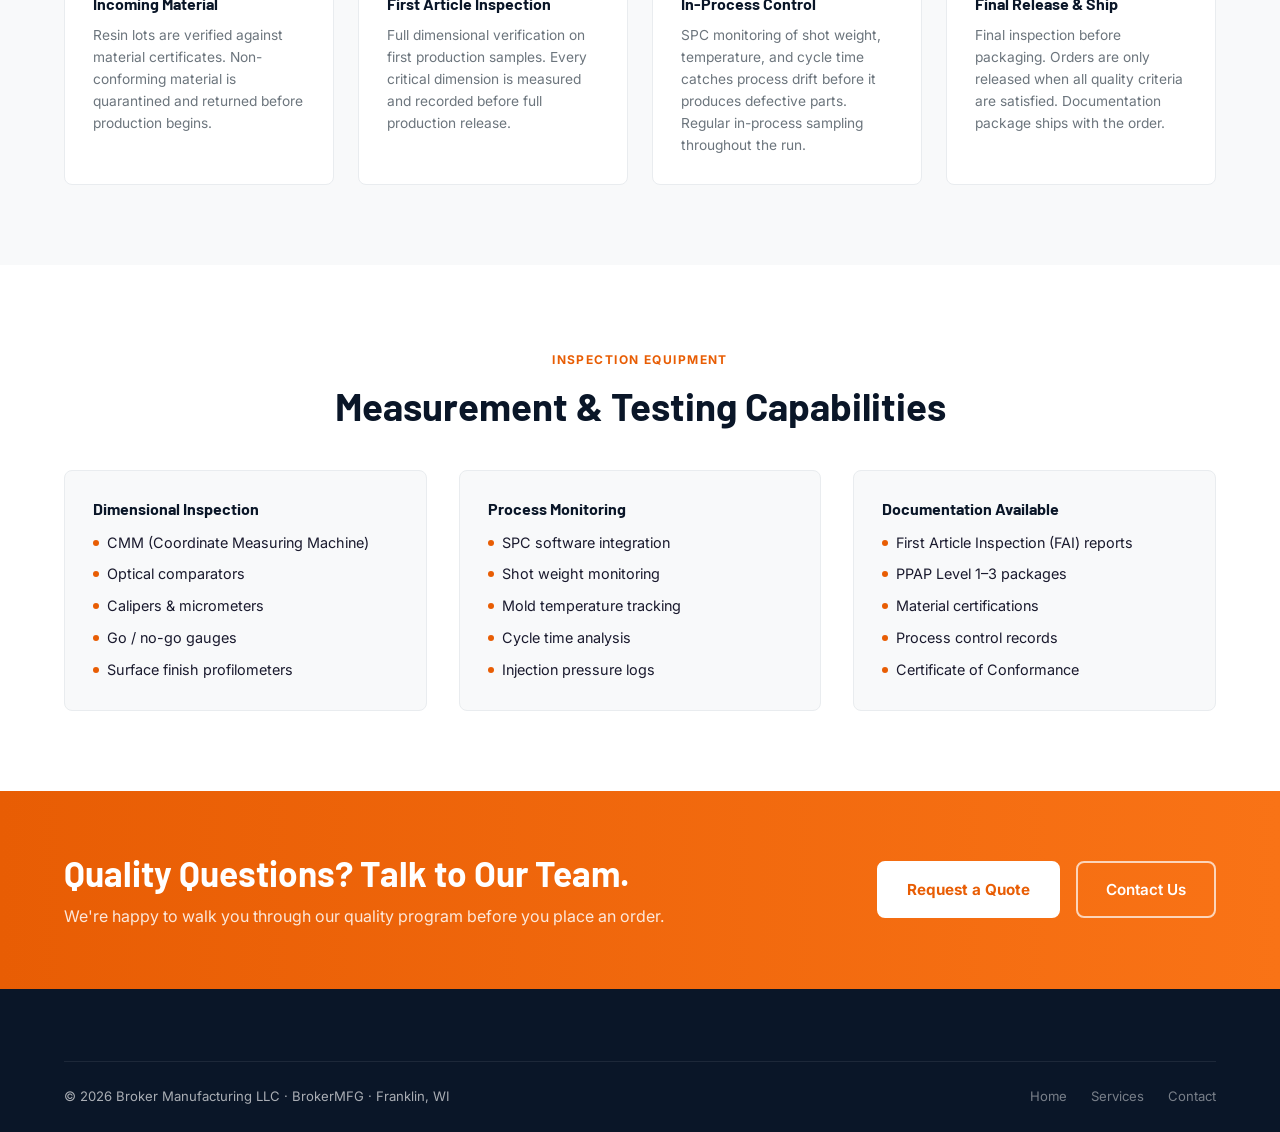
<file: quality.html>
<!DOCTYPE html>
<html lang="en">
<head>
  <meta charset="UTF-8">
  <meta name="viewport" content="width=device-width, initial-scale=1.0">
  <title>Quality &amp; Certifications | BrokerMFG – 100% Defect-Free Parts</title>
  <meta name="description" content="BrokerMFG's quality management system: CMM inspection, SPC, first article inspection, full traceability, and 100% defect-free part guarantee. BBB A+ rated.">
  <link rel="icon" type="image/svg+xml" href="data:image/svg+xml,<svg xmlns='http://www.w3.org/2000/svg' viewBox='0 0 32 32'><rect width='32' height='32' rx='6' fill='%23e85d04'/><text x='50%25' y='50%25' dominant-baseline='central' text-anchor='middle' font-family='Arial' font-weight='800' font-size='14' fill='white'>B</text></svg>">
  <link rel="preconnect" href="https://fonts.googleapis.com">
  <link href="https://fonts.googleapis.com/css2?family=Barlow:wght@600;700;800&family=Inter:wght@400;500;600&display=swap" rel="stylesheet">
  <link rel="stylesheet" href="css/style.css">
</head>
<body>

<nav class="navbar">
  <div class="nav-inner">
    <a href="index.html" class="nav-logo">
      <img src="images/brokermfg-logo-white.png" alt="BrokerMFG Custom Injection Molding" class="nav-logo-img">
    </a>
    <div class="nav-links">
      <a href="index.html">Home</a>
      <a href="services.html">Services</a>
      <a href="capabilities.html">Capabilities</a>
      <a href="industries.html">Industries</a>
      <a href="quality.html" class="active">Quality</a>
      <a href="resources.html">Resources</a>
      <a href="about.html">About</a>
      <a href="contact.html">Contact</a>
    </div>
    <a href="quote.html" class="btn btn-primary nav-cta">Get a Quote</a>
    <button class="nav-toggle"><span></span><span></span><span></span></button>
  </div>
</nav>

<div class="page-header">
  <div class="container">
    <div class="breadcrumb"><a href="index.html">Home</a><span class="sep">/</span><span>Quality</span></div>
    <h1 class="page-title">Quality &amp; Certifications</h1>
    <p class="page-subtitle">Quality isn't something we check at the end — it's built into every step of our process, from material receiving to final ship.</p>
  </div>
</div>

<!-- Quality Pledge -->
<section class="section" style="background:var(--white)">
  <div class="container">
    <div class="quality-grid">
      <div class="fade-in">
        <span class="section-label">Our Commitment</span>
        <h2 class="section-title">The BrokerMFG Quality Guarantee</h2>
        <p class="section-subtitle" style="margin-bottom:24px;">We don't ship defective parts. That sounds obvious, but too many molders treat quality as an afterthought. At BrokerMFG, it's our most important promise — and we back it up with documented processes, trained inspectors, and a genuine commitment to getting it right the first time.</p>
        <div style="background:linear-gradient(135deg,var(--orange),var(--orange-light));border-radius:var(--radius-lg);padding:28px;color:var(--white);margin-bottom:28px;">
          <h3 style="color:var(--white);font-size:1.2rem;margin-bottom:12px;">The 100% Defect-Free Guarantee</h3>
          <p style="color:rgba(255,255,255,.9);font-size:.95rem;line-height:1.7;">If a part ships from BrokerMFG with a defect attributable to our process or tooling, we will rework or replace it at no charge — full stop. This isn't fine print. It's our standard.</p>
        </div>
        <div class="quality-points">
          <div class="quality-point"><div class="qp-icon"><svg viewBox="0 0 24 24" fill="none" stroke="currentColor" stroke-width="2"><circle cx="11" cy="11" r="8"/><line x1="21" y1="21" x2="16.65" y2="16.65"/></svg></div><div><h4 class="qp-title">In-Process Inspection</h4><p class="qp-desc">Dimensional checks are performed during production, not just at the end. Problems are caught and corrected before they become large reject batches.</p></div></div>
          <div class="quality-point"><div class="qp-icon"><svg viewBox="0 0 24 24" fill="none" stroke="currentColor" stroke-width="2"><path d="M22 11.08V12a10 10 0 1 1-5.93-9.14"/><polyline points="22 4 12 14.01 9 11.01"/></svg></div><div><h4 class="qp-title">Final Release Inspection</h4><p class="qp-desc">Every order is inspected before it ships. No exceptions. Parts that don't meet specification stay on our floor, not in your supply chain.</p></div></div>
          <div class="quality-point"><div class="qp-icon"><svg viewBox="0 0 24 24" fill="none" stroke="currentColor" stroke-width="2"><path d="M14 2H6a2 2 0 0 0-2 2v16a2 2 0 0 0 2 2h12a2 2 0 0 0 2-2V8z"/><polyline points="14 2 14 8 20 8"/></svg></div><div><h4 class="qp-title">Documented Traceability</h4><p class="qp-desc">Every job generates a traceable record: material lot, process parameters, inspection results, and operator. If you ever have a field issue, we can trace it back to the source in minutes.</p></div></div>
        </div>
      </div>
      <div class="fade-in fade-in-delay-1">
        <h3 class="section-title" style="font-size:1.4rem;margin-bottom:24px;">Quality Standards &amp; Certifications</h3>
        <div class="cert-grid">
          <div class="cert-card"><div class="cert-badge"><svg viewBox="0 0 24 24" fill="none" stroke="currentColor" stroke-width="2"><path d="M12 22s8-4 8-10V5l-8-3-8 3v7c0 6 8 10 8 10z"/></svg></div><div class="cert-name">BBB A+</div><div class="cert-label">Better Business Bureau<br>Accredited Business</div></div>
          <div class="cert-card"><div class="cert-badge"><svg viewBox="0 0 24 24" fill="none" stroke="currentColor" stroke-width="2"><path d="M22 11.08V12a10 10 0 1 1-5.93-9.14"/><polyline points="22 4 12 14.01 9 11.01"/></svg></div><div class="cert-name">FAI / PPAP</div><div class="cert-label">First Article Inspection<br>&amp; Production Part Approval</div></div>
          <div class="cert-card"><div class="cert-badge"><svg viewBox="0 0 24 24" fill="none" stroke="currentColor" stroke-width="2"><rect x="3" y="3" width="7" height="7"/><rect x="14" y="3" width="7" height="7"/><rect x="14" y="14" width="7" height="7"/><rect x="3" y="14" width="7" height="7"/></svg></div><div class="cert-name">SPC</div><div class="cert-label">Statistical Process Control<br>In-Process Monitoring</div></div>
          <div class="cert-card"><div class="cert-badge"><svg viewBox="0 0 24 24" fill="none" stroke="currentColor" stroke-width="2"><circle cx="11" cy="11" r="8"/><line x1="21" y1="21" x2="16.65" y2="16.65"/></svg></div><div class="cert-name">CMM</div><div class="cert-label">Coordinate Measuring<br>Machine Inspection</div></div>
          <div class="cert-card"><div class="cert-badge"><svg viewBox="0 0 24 24" fill="none" stroke="currentColor" stroke-width="2"><path d="M21 10c0 7-9 13-9 13s-9-6-9-13a9 9 0 0 1 18 0z"/></svg></div><div class="cert-name">USA Made</div><div class="cert-label">100% US Manufactured<br>Franklin, WI</div></div>
          <div class="cert-card"><div class="cert-badge"><svg viewBox="0 0 24 24" fill="none" stroke="currentColor" stroke-width="2"><circle cx="12" cy="8" r="6"/><path d="M15.477 12.89L17 22l-5-3-5 3 1.523-9.11"/></svg></div><div class="cert-name">ISO 9001</div><div class="cert-label">Quality Management<br>System (Pursuing)</div></div>
        </div>
      </div>
    </div>
  </div>
</section>

<!-- Quality Process Steps -->
<section class="section" style="background:var(--gray-100)">
  <div class="container">
    <div class="text-center fade-in" style="margin-bottom:48px;">
      <span class="section-label">Our QMS</span>
      <h2 class="section-title">Quality at Every Stage of Production</h2>
    </div>
    <div class="grid-4">
      <div style="background:var(--white);border-radius:var(--radius);padding:28px;border:1px solid var(--gray-200);position:relative;" class="fade-in">
        <div style="position:absolute;top:-16px;left:24px;width:32px;height:32px;background:var(--orange);border-radius:50%;display:flex;align-items:center;justify-content:center;font-weight:800;font-size:.85rem;color:var(--white);">1</div>
        <h4 style="color:var(--blue-dark);margin-top:8px;margin-bottom:10px;font-size:1rem;">Incoming Material</h4>
        <p style="font-size:.86rem;color:var(--gray-600);line-height:1.6;">Resin lots are verified against material certificates. Non-conforming material is quarantined and returned before production begins.</p>
      </div>
      <div style="background:var(--white);border-radius:var(--radius);padding:28px;border:1px solid var(--gray-200);position:relative;" class="fade-in fade-in-delay-1">
        <div style="position:absolute;top:-16px;left:24px;width:32px;height:32px;background:var(--orange);border-radius:50%;display:flex;align-items:center;justify-content:center;font-weight:800;font-size:.85rem;color:var(--white);">2</div>
        <h4 style="color:var(--blue-dark);margin-top:8px;margin-bottom:10px;font-size:1rem;">First Article Inspection</h4>
        <p style="font-size:.86rem;color:var(--gray-600);line-height:1.6;">Full dimensional verification on first production samples. Every critical dimension is measured and recorded before full production release.</p>
      </div>
      <div style="background:var(--white);border-radius:var(--radius);padding:28px;border:1px solid var(--gray-200);position:relative;" class="fade-in fade-in-delay-2">
        <div style="position:absolute;top:-16px;left:24px;width:32px;height:32px;background:var(--orange);border-radius:50%;display:flex;align-items:center;justify-content:center;font-weight:800;font-size:.85rem;color:var(--white);">3</div>
        <h4 style="color:var(--blue-dark);margin-top:8px;margin-bottom:10px;font-size:1rem;">In-Process Control</h4>
        <p style="font-size:.86rem;color:var(--gray-600);line-height:1.6;">SPC monitoring of shot weight, temperature, and cycle time catches process drift before it produces defective parts. Regular in-process sampling throughout the run.</p>
      </div>
      <div style="background:var(--white);border-radius:var(--radius);padding:28px;border:1px solid var(--gray-200);position:relative;" class="fade-in fade-in-delay-3">
        <div style="position:absolute;top:-16px;left:24px;width:32px;height:32px;background:var(--orange);border-radius:50%;display:flex;align-items:center;justify-content:center;font-weight:800;font-size:.85rem;color:var(--white);">4</div>
        <h4 style="color:var(--blue-dark);margin-top:8px;margin-bottom:10px;font-size:1rem;">Final Release &amp; Ship</h4>
        <p style="font-size:.86rem;color:var(--gray-600);line-height:1.6;">Final inspection before packaging. Orders are only released when all quality criteria are satisfied. Documentation package ships with the order.</p>
      </div>
    </div>
  </div>
</section>

<!-- Equipment -->
<section class="section" style="background:var(--white)">
  <div class="container">
    <div class="text-center fade-in" style="margin-bottom:40px;">
      <span class="section-label">Inspection Equipment</span>
      <h2 class="section-title">Measurement &amp; Testing Capabilities</h2>
    </div>
    <div class="grid-3">
      <div style="background:var(--gray-100);border-radius:var(--radius);padding:28px;border:1px solid var(--gray-200);" class="fade-in">
        <h4 style="color:var(--blue-dark);margin-bottom:12px;">Dimensional Inspection</h4>
        <ul style="display:flex;flex-direction:column;gap:8px;">
          <li style="display:flex;align-items:center;gap:8px;font-size:.9rem;color:var(--gray-700)"><span style="width:6px;height:6px;background:var(--orange);border-radius:50%;flex-shrink:0"></span>CMM (Coordinate Measuring Machine)</li>
          <li style="display:flex;align-items:center;gap:8px;font-size:.9rem;color:var(--gray-700)"><span style="width:6px;height:6px;background:var(--orange);border-radius:50%;flex-shrink:0"></span>Optical comparators</li>
          <li style="display:flex;align-items:center;gap:8px;font-size:.9rem;color:var(--gray-700)"><span style="width:6px;height:6px;background:var(--orange);border-radius:50%;flex-shrink:0"></span>Calipers &amp; micrometers</li>
          <li style="display:flex;align-items:center;gap:8px;font-size:.9rem;color:var(--gray-700)"><span style="width:6px;height:6px;background:var(--orange);border-radius:50%;flex-shrink:0"></span>Go / no-go gauges</li>
          <li style="display:flex;align-items:center;gap:8px;font-size:.9rem;color:var(--gray-700)"><span style="width:6px;height:6px;background:var(--orange);border-radius:50%;flex-shrink:0"></span>Surface finish profilometers</li>
        </ul>
      </div>
      <div style="background:var(--gray-100);border-radius:var(--radius);padding:28px;border:1px solid var(--gray-200);" class="fade-in fade-in-delay-1">
        <h4 style="color:var(--blue-dark);margin-bottom:12px;">Process Monitoring</h4>
        <ul style="display:flex;flex-direction:column;gap:8px;">
          <li style="display:flex;align-items:center;gap:8px;font-size:.9rem;color:var(--gray-700)"><span style="width:6px;height:6px;background:var(--orange);border-radius:50%;flex-shrink:0"></span>SPC software integration</li>
          <li style="display:flex;align-items:center;gap:8px;font-size:.9rem;color:var(--gray-700)"><span style="width:6px;height:6px;background:var(--orange);border-radius:50%;flex-shrink:0"></span>Shot weight monitoring</li>
          <li style="display:flex;align-items:center;gap:8px;font-size:.9rem;color:var(--gray-700)"><span style="width:6px;height:6px;background:var(--orange);border-radius:50%;flex-shrink:0"></span>Mold temperature tracking</li>
          <li style="display:flex;align-items:center;gap:8px;font-size:.9rem;color:var(--gray-700)"><span style="width:6px;height:6px;background:var(--orange);border-radius:50%;flex-shrink:0"></span>Cycle time analysis</li>
          <li style="display:flex;align-items:center;gap:8px;font-size:.9rem;color:var(--gray-700)"><span style="width:6px;height:6px;background:var(--orange);border-radius:50%;flex-shrink:0"></span>Injection pressure logs</li>
        </ul>
      </div>
      <div style="background:var(--gray-100);border-radius:var(--radius);padding:28px;border:1px solid var(--gray-200);" class="fade-in fade-in-delay-2">
        <h4 style="color:var(--blue-dark);margin-bottom:12px;">Documentation Available</h4>
        <ul style="display:flex;flex-direction:column;gap:8px;">
          <li style="display:flex;align-items:center;gap:8px;font-size:.9rem;color:var(--gray-700)"><span style="width:6px;height:6px;background:var(--orange);border-radius:50%;flex-shrink:0"></span>First Article Inspection (FAI) reports</li>
          <li style="display:flex;align-items:center;gap:8px;font-size:.9rem;color:var(--gray-700)"><span style="width:6px;height:6px;background:var(--orange);border-radius:50%;flex-shrink:0"></span>PPAP Level 1–3 packages</li>
          <li style="display:flex;align-items:center;gap:8px;font-size:.9rem;color:var(--gray-700)"><span style="width:6px;height:6px;background:var(--orange);border-radius:50%;flex-shrink:0"></span>Material certifications</li>
          <li style="display:flex;align-items:center;gap:8px;font-size:.9rem;color:var(--gray-700)"><span style="width:6px;height:6px;background:var(--orange);border-radius:50%;flex-shrink:0"></span>Process control records</li>
          <li style="display:flex;align-items:center;gap:8px;font-size:.9rem;color:var(--gray-700)"><span style="width:6px;height:6px;background:var(--orange);border-radius:50%;flex-shrink:0"></span>Certificate of Conformance</li>
        </ul>
      </div>
    </div>
  </div>
</section>

<div class="cta-band">
  <div class="cta-inner">
    <div class="cta-text"><h2>Quality Questions? Talk to Our Team.</h2><p>We're happy to walk you through our quality program before you place an order.</p></div>
    <div class="cta-actions">
      <a href="quote.html" class="btn btn-white">Request a Quote</a>
      <a href="contact.html" class="btn btn-outline-white">Contact Us</a>
    </div>
  </div>
</div>

<footer class="footer">
  <div class="container">
    <div style="display:flex;align-items:center;justify-content:space-between;flex-wrap:wrap;gap:16px;padding:24px 0;border-top:1px solid rgba(255,255,255,.08);">
      <p style="font-size:.82rem;">© 2026 Broker Manufacturing LLC · BrokerMFG · Franklin, WI</p>
      <div style="display:flex;gap:24px;">
        <a href="index.html" style="font-size:.82rem;color:rgba(255,255,255,.45);">Home</a>
        <a href="services.html" style="font-size:.82rem;color:rgba(255,255,255,.45);">Services</a>
        <a href="contact.html" style="font-size:.82rem;color:rgba(255,255,255,.45);">Contact</a>
      </div>
    </div>
  </div>
</footer>

<div class="sticky-phone">
  <a href="tel:4144215900" class="sticky-cta">
    <svg viewBox="0 0 24 24" fill="none" stroke="currentColor" stroke-width="2"><path d="M22 16.92v3a2 2 0 0 1-2.18 2 19.79 19.79 0 0 1-8.63-3.07A19.5 19.5 0 0 1 4.69 12 19.79 19.79 0 0 1 1.61 3.43 2 2 0 0 1 3.6 1.27h3a2 2 0 0 1 2 1.72c.127.96.361 1.903.7 2.81a2 2 0 0 1-.45 2.11L7.91 8.96a16 16 0 0 0 6 6l.92-.92a2 2 0 0 1 2.11-.45c.907.339 1.85.573 2.81.7A2 2 0 0 1 21.73 16z"/></svg>
    (414) 421-5900
  </a>
</div>
<script src="js/main.js"></script>
</body>
</html>
</file>
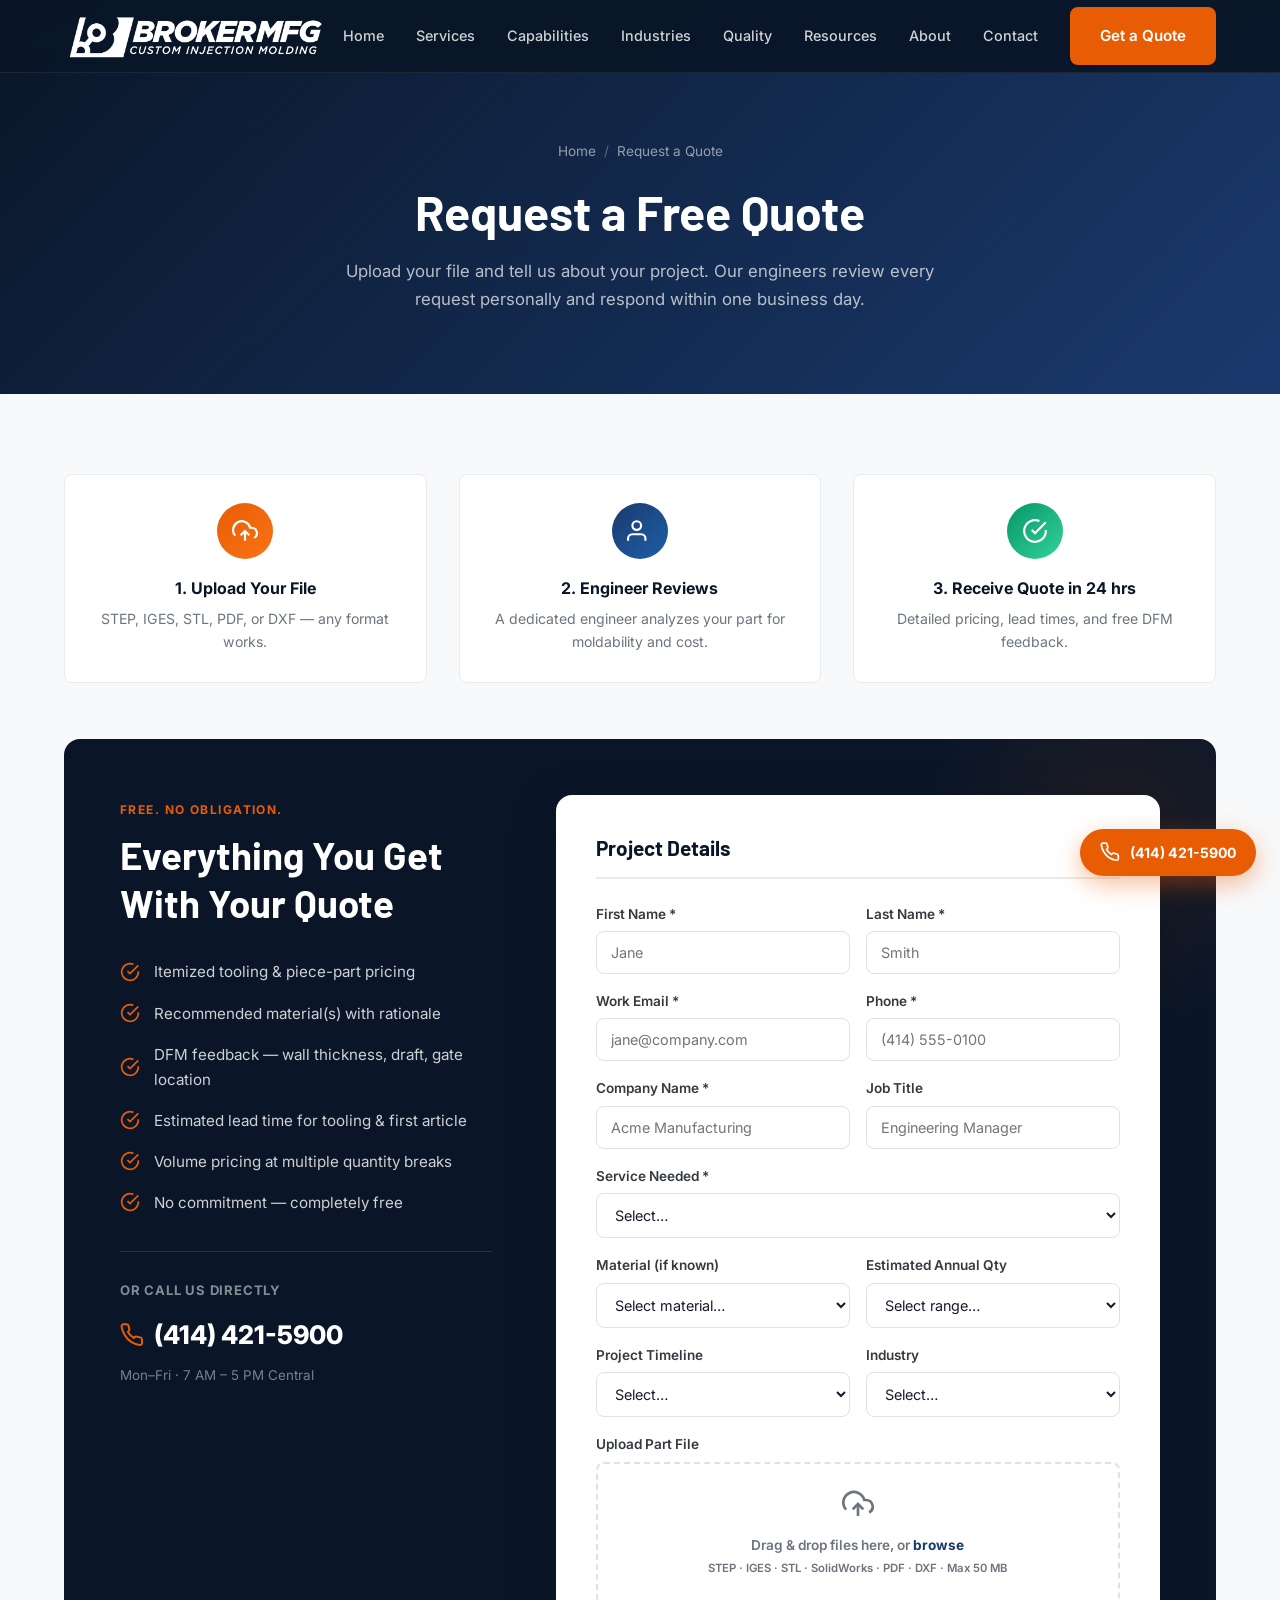
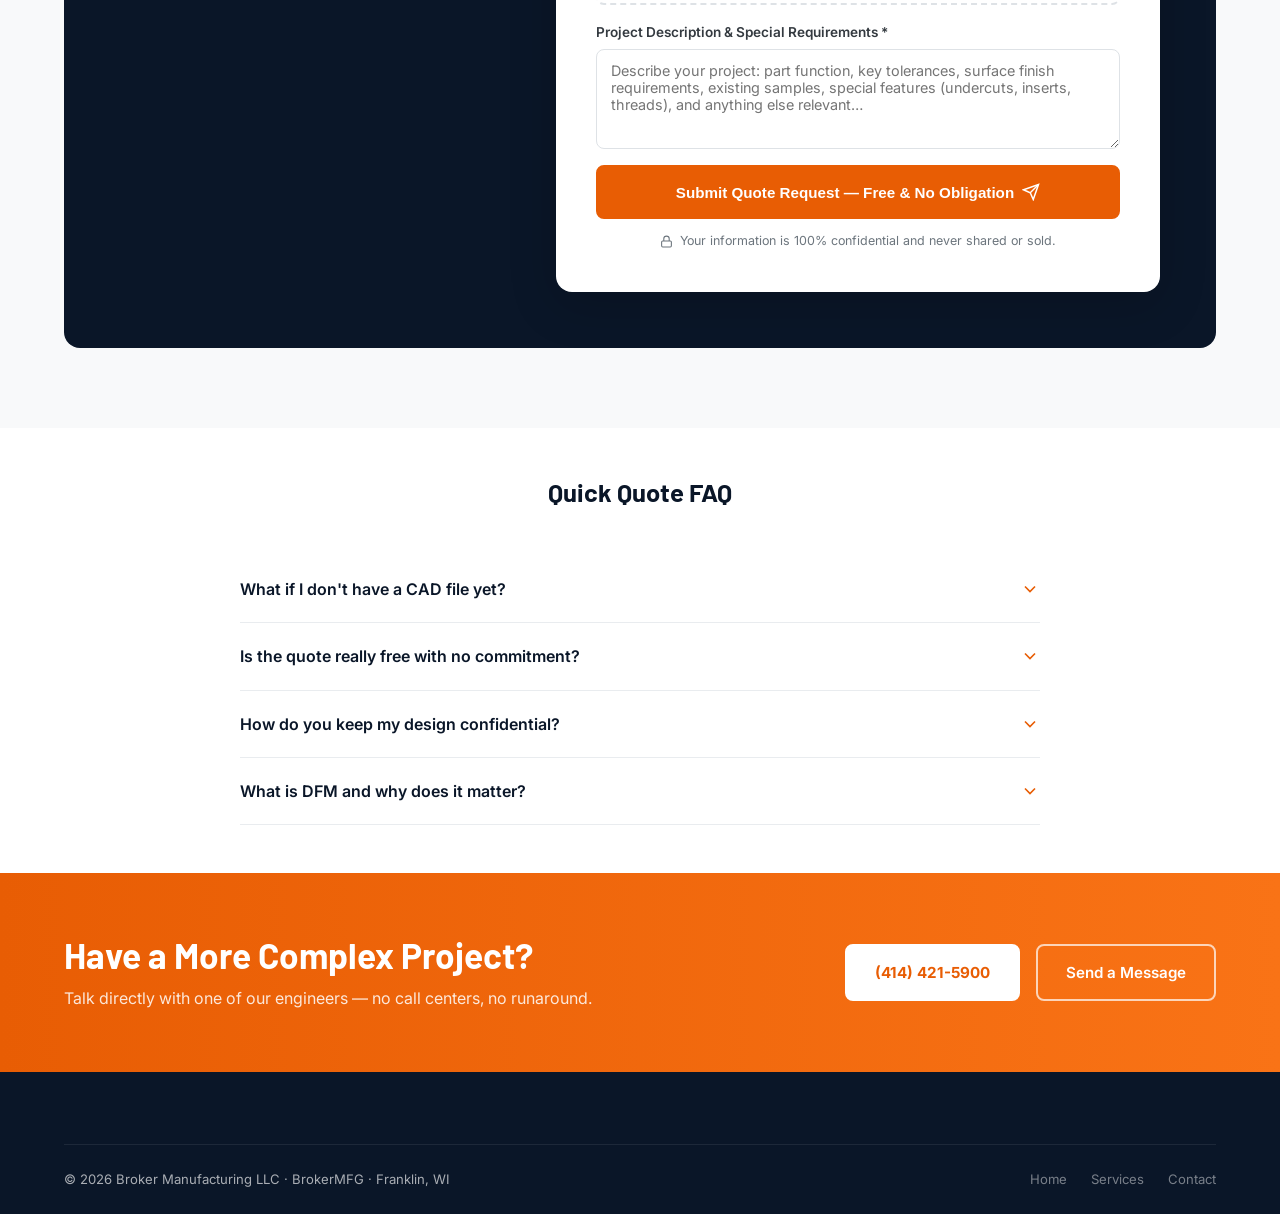
<file: quote.html>
<!DOCTYPE html>
<html lang="en">
<head>
  <meta charset="UTF-8">
  <meta name="viewport" content="width=device-width, initial-scale=1.0">
  <title>Request a Quote | BrokerMFG – Custom Injection Molding</title>
  <meta name="description" content="Get a free, no-obligation quote for your custom injection molding project. Upload your CAD file and receive a detailed quote with DFM feedback within 24 hours.">
  <link rel="icon" type="image/svg+xml" href="data:image/svg+xml,<svg xmlns='http://www.w3.org/2000/svg' viewBox='0 0 32 32'><rect width='32' height='32' rx='6' fill='%23e85d04'/><text x='50%25' y='50%25' dominant-baseline='central' text-anchor='middle' font-family='Arial' font-weight='800' font-size='14' fill='white'>B</text></svg>">
  <link rel="preconnect" href="https://fonts.googleapis.com">
  <link href="https://fonts.googleapis.com/css2?family=Barlow:wght@600;700;800&family=Inter:wght@400;500;600&display=swap" rel="stylesheet">
  <link rel="stylesheet" href="css/style.css">
</head>
<body>

<nav class="navbar">
  <div class="nav-inner">
    <a href="index.html" class="nav-logo">
      <img src="images/brokermfg-logo-white.png" alt="BrokerMFG Custom Injection Molding" class="nav-logo-img">
    </a>
    <div class="nav-links">
      <a href="index.html">Home</a>
      <a href="services.html">Services</a>
      <a href="capabilities.html">Capabilities</a>
      <a href="industries.html">Industries</a>
      <a href="quality.html">Quality</a>
      <a href="resources.html">Resources</a>
      <a href="about.html">About</a>
      <a href="contact.html">Contact</a>
    </div>
    <a href="quote.html" class="btn btn-primary nav-cta active">Get a Quote</a>
    <button class="nav-toggle"><span></span><span></span><span></span></button>
  </div>
</nav>

<div class="page-header">
  <div class="container">
    <div class="breadcrumb"><a href="index.html">Home</a><span class="sep">/</span><span>Request a Quote</span></div>
    <h1 class="page-title">Request a Free Quote</h1>
    <p class="page-subtitle">Upload your file and tell us about your project. Our engineers review every request personally and respond within one business day.</p>
  </div>
</div>

<section class="section" style="background:var(--gray-100)">
  <div class="container">

    <!-- How It Works Quick Strip -->
    <div class="grid-3" style="margin-bottom:56px;">
      <div style="text-align:center;padding:28px;background:var(--white);border-radius:var(--radius);border:1px solid var(--gray-200);" class="fade-in">
        <div style="width:56px;height:56px;background:linear-gradient(135deg,var(--orange),var(--orange-light));border-radius:50%;display:flex;align-items:center;justify-content:center;margin:0 auto 16px;">
          <svg width="26" height="26" viewBox="0 0 24 24" fill="none" stroke="white" stroke-width="2"><polyline points="16 16 12 12 8 16"/><line x1="12" y1="12" x2="12" y2="21"/><path d="M20.39 18.39A5 5 0 0 0 18 9h-1.26A8 8 0 1 0 3 16.3"/></svg>
        </div>
        <strong style="display:block;color:var(--blue-dark);margin-bottom:6px;">1. Upload Your File</strong>
        <p style="font-size:.88rem;color:var(--gray-600)">STEP, IGES, STL, PDF, or DXF — any format works.</p>
      </div>
      <div style="text-align:center;padding:28px;background:var(--white);border-radius:var(--radius);border:1px solid var(--gray-200);" class="fade-in fade-in-delay-1">
        <div style="width:56px;height:56px;background:linear-gradient(135deg,var(--blue-brand),var(--blue-accent));border-radius:50%;display:flex;align-items:center;justify-content:center;margin:0 auto 16px;">
          <svg width="26" height="26" viewBox="0 0 24 24" fill="none" stroke="white" stroke-width="2"><path d="M17 21v-2a4 4 0 0 0-4-4H5a4 4 0 0 0-4 4v2"/><circle cx="9" cy="7" r="4"/></svg>
        </div>
        <strong style="display:block;color:var(--blue-dark);margin-bottom:6px;">2. Engineer Reviews</strong>
        <p style="font-size:.88rem;color:var(--gray-600)">A dedicated engineer analyzes your part for moldability and cost.</p>
      </div>
      <div style="text-align:center;padding:28px;background:var(--white);border-radius:var(--radius);border:1px solid var(--gray-200);" class="fade-in fade-in-delay-2">
        <div style="width:56px;height:56px;background:linear-gradient(135deg,#059669,#34d399);border-radius:50%;display:flex;align-items:center;justify-content:center;margin:0 auto 16px;">
          <svg width="26" height="26" viewBox="0 0 24 24" fill="none" stroke="white" stroke-width="2"><path d="M22 11.08V12a10 10 0 1 1-5.93-9.14"/><polyline points="22 4 12 14.01 9 11.01"/></svg>
        </div>
        <strong style="display:block;color:var(--blue-dark);margin-bottom:6px;">3. Receive Quote in 24 hrs</strong>
        <p style="font-size:.88rem;color:var(--gray-600)">Detailed pricing, lead times, and free DFM feedback.</p>
      </div>
    </div>

    <div class="quote-grid" style="grid-template-columns:1fr 1.4fr;background:var(--blue-dark);border-radius:var(--radius-lg);padding:56px;gap:64px;position:relative;overflow:hidden;">
      <div style="position:absolute;right:-100px;top:-100px;width:400px;height:400px;background:radial-gradient(circle,rgba(232,93,4,.1),transparent 70%);"></div>

      <!-- Left info -->
      <div style="position:relative;z-index:1;">
        <span class="section-label">Free. No Obligation.</span>
        <h2 class="section-title text-white" style="margin-bottom:20px;">Everything You Get With Your Quote</h2>
        <div class="quote-benefits" style="gap:16px;">
          <div class="quote-benefit"><svg viewBox="0 0 24 24" fill="none" stroke="currentColor" stroke-width="2" style="width:20px;height:20px;color:var(--orange);flex-shrink:0"><path d="M22 11.08V12a10 10 0 1 1-5.93-9.14"/><polyline points="22 4 12 14.01 9 11.01"/></svg>Itemized tooling &amp; piece-part pricing</div>
          <div class="quote-benefit"><svg viewBox="0 0 24 24" fill="none" stroke="currentColor" stroke-width="2" style="width:20px;height:20px;color:var(--orange);flex-shrink:0"><path d="M22 11.08V12a10 10 0 1 1-5.93-9.14"/><polyline points="22 4 12 14.01 9 11.01"/></svg>Recommended material(s) with rationale</div>
          <div class="quote-benefit"><svg viewBox="0 0 24 24" fill="none" stroke="currentColor" stroke-width="2" style="width:20px;height:20px;color:var(--orange);flex-shrink:0"><path d="M22 11.08V12a10 10 0 1 1-5.93-9.14"/><polyline points="22 4 12 14.01 9 11.01"/></svg>DFM feedback — wall thickness, draft, gate location</div>
          <div class="quote-benefit"><svg viewBox="0 0 24 24" fill="none" stroke="currentColor" stroke-width="2" style="width:20px;height:20px;color:var(--orange);flex-shrink:0"><path d="M22 11.08V12a10 10 0 1 1-5.93-9.14"/><polyline points="22 4 12 14.01 9 11.01"/></svg>Estimated lead time for tooling &amp; first article</div>
          <div class="quote-benefit"><svg viewBox="0 0 24 24" fill="none" stroke="currentColor" stroke-width="2" style="width:20px;height:20px;color:var(--orange);flex-shrink:0"><path d="M22 11.08V12a10 10 0 1 1-5.93-9.14"/><polyline points="22 4 12 14.01 9 11.01"/></svg>Volume pricing at multiple quantity breaks</div>
          <div class="quote-benefit"><svg viewBox="0 0 24 24" fill="none" stroke="currentColor" stroke-width="2" style="width:20px;height:20px;color:var(--orange);flex-shrink:0"><path d="M22 11.08V12a10 10 0 1 1-5.93-9.14"/><polyline points="22 4 12 14.01 9 11.01"/></svg>No commitment — completely free</div>
        </div>
        <div style="margin-top:36px;padding-top:28px;border-top:1px solid rgba(255,255,255,.12);">
          <p style="font-size:.82rem;color:rgba(255,255,255,.5);margin-bottom:12px;font-weight:700;text-transform:uppercase;letter-spacing:.06em;">Or call us directly</p>
          <a href="tel:4144215900" style="font-size:1.6rem;font-weight:800;color:var(--white);display:flex;align-items:center;gap:10px;">
            <svg viewBox="0 0 24 24" fill="none" stroke="var(--orange)" stroke-width="2" style="width:24px;height:24px;flex-shrink:0"><path d="M22 16.92v3a2 2 0 0 1-2.18 2 19.79 19.79 0 0 1-8.63-3.07A19.5 19.5 0 0 1 4.69 12 19.79 19.79 0 0 1 1.61 3.43 2 2 0 0 1 3.6 1.27h3a2 2 0 0 1 2 1.72c.127.96.361 1.903.7 2.81a2 2 0 0 1-.45 2.11L7.91 8.96a16 16 0 0 0 6 6l.92-.92a2 2 0 0 1 2.11-.45c.907.339 1.85.573 2.81.7A2 2 0 0 1 21.73 16z"/></svg>
            (414) 421-5900
          </a>
          <p style="font-size:.84rem;color:rgba(255,255,255,.45);margin-top:8px;">Mon–Fri · 7 AM – 5 PM Central</p>
        </div>
      </div>

      <!-- Right: Full Form -->
      <div class="quote-form" style="position:relative;z-index:1;">
        <h3 class="form-title">Project Details</h3>
        <form id="quoteForm" novalidate>
          <div class="form-row">
            <div class="form-group"><label for="fname">First Name *</label><input type="text" id="fname" name="fname" placeholder="Jane" required></div>
            <div class="form-group"><label for="lname">Last Name *</label><input type="text" id="lname" name="lname" placeholder="Smith" required></div>
          </div>
          <div class="form-row">
            <div class="form-group"><label for="email">Work Email *</label><input type="email" id="email" name="email" placeholder="jane@company.com" required></div>
            <div class="form-group"><label for="phone">Phone *</label><input type="tel" id="phone" name="phone" placeholder="(414) 555-0100" required></div>
          </div>
          <div class="form-row">
            <div class="form-group"><label for="company">Company Name *</label><input type="text" id="company" name="company" placeholder="Acme Manufacturing" required></div>
            <div class="form-group"><label for="title">Job Title</label><input type="text" id="title" name="title" placeholder="Engineering Manager"></div>
          </div>
          <div class="form-group">
            <label for="service">Service Needed *</label>
            <select id="service" name="service" required>
              <option value="">Select…</option>
              <option>Custom Injection Molding</option>
              <option>Prototype / Short-Run (low qty)</option>
              <option>New Mold / Tool Build</option>
              <option>Design Engineering / DFM</option>
              <option>Metal-to-Plastic Replacement</option>
              <option>Existing Mold — Production Only</option>
              <option>Unsure — Need Consultation</option>
            </select>
          </div>
          <div class="form-row">
            <div class="form-group">
              <label for="material">Material (if known)</label>
              <select id="material" name="material">
                <option value="">Select material…</option>
                <option>ABS</option><option>PC (Polycarbonate)</option><option>Nylon PA 6</option><option>Nylon PA 66</option><option>Acetal / POM</option><option>Polypropylene (PP)</option><option>HDPE</option><option>LDPE</option><option>TPE</option><option>TPU</option><option>Glass-Filled Nylon</option><option>Glass-Filled PC</option><option>PEEK</option><option>Ultem / PEI</option><option>Not Sure — Need Help</option>
              </select>
            </div>
            <div class="form-group">
              <label for="quantity">Estimated Annual Qty</label>
              <select id="quantity" name="quantity">
                <option value="">Select range…</option>
                <option>1–100 (Prototypes)</option>
                <option>100–1,000</option>
                <option>1,000–10,000</option>
                <option>10,000–100,000</option>
                <option>100,000–1,000,000</option>
                <option>1,000,000+</option>
              </select>
            </div>
          </div>
          <div class="form-row">
            <div class="form-group">
              <label for="timeline">Project Timeline</label>
              <select id="timeline" name="timeline">
                <option value="">Select…</option>
                <option>ASAP / Urgent</option>
                <option>Within 1 month</option>
                <option>1–3 months</option>
                <option>3–6 months</option>
                <option>6+ months (planning)</option>
              </select>
            </div>
            <div class="form-group">
              <label for="industry">Industry</label>
              <select id="industry" name="industry">
                <option value="">Select…</option>
                <option>Aerospace &amp; Defense</option>
                <option>Automotive</option>
                <option>Medical / Healthcare</option>
                <option>Industrial / Commercial</option>
                <option>Electronics</option>
                <option>Consumer Products</option>
                <option>Agriculture / Outdoor</option>
                <option>Energy / Utilities</option>
                <option>Other</option>
              </select>
            </div>
          </div>
          <div class="form-group">
            <label>Upload Part File</label>
            <label class="file-upload">
              <input type="file" name="file" accept=".step,.stp,.iges,.igs,.stl,.pdf,.dxf,.dwg,.sldprt" multiple>
              <svg viewBox="0 0 24 24" fill="none" stroke="currentColor" stroke-width="2"><polyline points="16 16 12 12 8 16"/><line x1="12" y1="12" x2="12" y2="21"/><path d="M20.39 18.39A5 5 0 0 0 18 9h-1.26A8 8 0 1 0 3 16.3"/></svg>
              <p>Drag &amp; drop files here, or <strong>browse</strong><br><small>STEP · IGES · STL · SolidWorks · PDF · DXF · Max 50 MB</small></p>
            </label>
          </div>
          <div class="form-group">
            <label for="description">Project Description &amp; Special Requirements *</label>
            <textarea id="description" name="description" rows="4" placeholder="Describe your project: part function, key tolerances, surface finish requirements, existing samples, special features (undercuts, inserts, threads), and anything else relevant…" required></textarea>
          </div>
          <button type="submit" class="btn btn-primary" style="width:100%;justify-content:center;padding:16px;">
            Submit Quote Request — Free &amp; No Obligation
            <svg viewBox="0 0 24 24" fill="none" stroke="currentColor" stroke-width="2"><line x1="22" y1="2" x2="11" y2="13"/><polygon points="22 2 15 22 11 13 2 9 22 2"/></svg>
          </button>
          <p style="font-size:.78rem;color:var(--gray-600);margin-top:12px;text-align:center;">
            <svg viewBox="0 0 24 24" fill="none" stroke="currentColor" stroke-width="2" style="width:13px;height:13px;display:inline;vertical-align:middle;margin-right:3px;"><rect x="3" y="11" width="18" height="11" rx="2"/><path d="M7 11V7a5 5 0 0 1 10 0v4"/></svg>
            Your information is 100% confidential and never shared or sold.
          </p>
        </form>
      </div>
    </div>

  </div>
</section>

<!-- FAQ Strip -->
<section class="section-sm faq" style="background:var(--white)">
  <div class="container">
    <h2 class="section-title text-center" style="font-size:1.6rem;margin-bottom:32px;">Quick Quote FAQ</h2>
    <div class="faq-inner">
      <div class="faq-item"><div class="faq-question">What if I don't have a CAD file yet?<svg viewBox="0 0 24 24" fill="none" stroke="currentColor" stroke-width="2"><polyline points="6 9 12 15 18 9"/></svg></div><div class="faq-answer">No problem. You can describe your part in the form or attach a 2D sketch, hand drawing, or photo of a sample. Our engineers will follow up with questions and can help develop a 3D model as part of our design engineering service.</div></div>
      <div class="faq-item"><div class="faq-question">Is the quote really free with no commitment?<svg viewBox="0 0 24 24" fill="none" stroke="currentColor" stroke-width="2"><polyline points="6 9 12 15 18 9"/></svg></div><div class="faq-answer">Yes — completely free, no commitment required. We provide a detailed quote including DFM feedback because we believe in showing our value upfront. You decide whether to move forward.</div></div>
      <div class="faq-item"><div class="faq-question">How do you keep my design confidential?<svg viewBox="0 0 24 24" fill="none" stroke="currentColor" stroke-width="2"><polyline points="6 9 12 15 18 9"/></svg></div><div class="faq-answer">All submitted files and project information are treated as strictly confidential. We are happy to sign a mutual NDA before you share sensitive design files — just request one when you submit the form or call us.</div></div>
      <div class="faq-item"><div class="faq-question">What is DFM and why does it matter?<svg viewBox="0 0 24 24" fill="none" stroke="currentColor" stroke-width="2"><polyline points="6 9 12 15 18 9"/></svg></div><div class="faq-answer">DFM (Design for Manufacturability) is an engineering review of your part to identify features that could cause molding problems or increase cost — such as inadequate draft angles, thin walls, or features requiring complex side-actions. Addressing these before tooling can save thousands of dollars and weeks of delay.</div></div>
    </div>
  </div>
</section>

<div class="cta-band">
  <div class="cta-inner">
    <div class="cta-text"><h2>Have a More Complex Project?</h2><p>Talk directly with one of our engineers — no call centers, no runaround.</p></div>
    <div class="cta-actions">
      <a href="tel:4144215900" class="btn btn-white">(414) 421-5900</a>
      <a href="contact.html" class="btn btn-outline-white">Send a Message</a>
    </div>
  </div>
</div>

<footer class="footer">
  <div class="container">
    <div style="display:flex;align-items:center;justify-content:space-between;flex-wrap:wrap;gap:16px;padding:24px 0;border-top:1px solid rgba(255,255,255,.08);">
      <p style="font-size:.82rem;">© 2026 Broker Manufacturing LLC · BrokerMFG · Franklin, WI</p>
      <div style="display:flex;gap:24px;">
        <a href="index.html" style="font-size:.82rem;color:rgba(255,255,255,.45);">Home</a>
        <a href="services.html" style="font-size:.82rem;color:rgba(255,255,255,.45);">Services</a>
        <a href="contact.html" style="font-size:.82rem;color:rgba(255,255,255,.45);">Contact</a>
      </div>
    </div>
  </div>
</footer>

<div class="sticky-phone">
  <a href="tel:4144215900" class="sticky-cta">
    <svg viewBox="0 0 24 24" fill="none" stroke="currentColor" stroke-width="2"><path d="M22 16.92v3a2 2 0 0 1-2.18 2 19.79 19.79 0 0 1-8.63-3.07A19.5 19.5 0 0 1 4.69 12 19.79 19.79 0 0 1 1.61 3.43 2 2 0 0 1 3.6 1.27h3a2 2 0 0 1 2 1.72c.127.96.361 1.903.7 2.81a2 2 0 0 1-.45 2.11L7.91 8.96a16 16 0 0 0 6 6l.92-.92a2 2 0 0 1 2.11-.45c.907.339 1.85.573 2.81.7A2 2 0 0 1 21.73 16z"/></svg>
    (414) 421-5900
  </a>
</div>
<script src="js/main.js"></script>
</body>
</html>
</file>
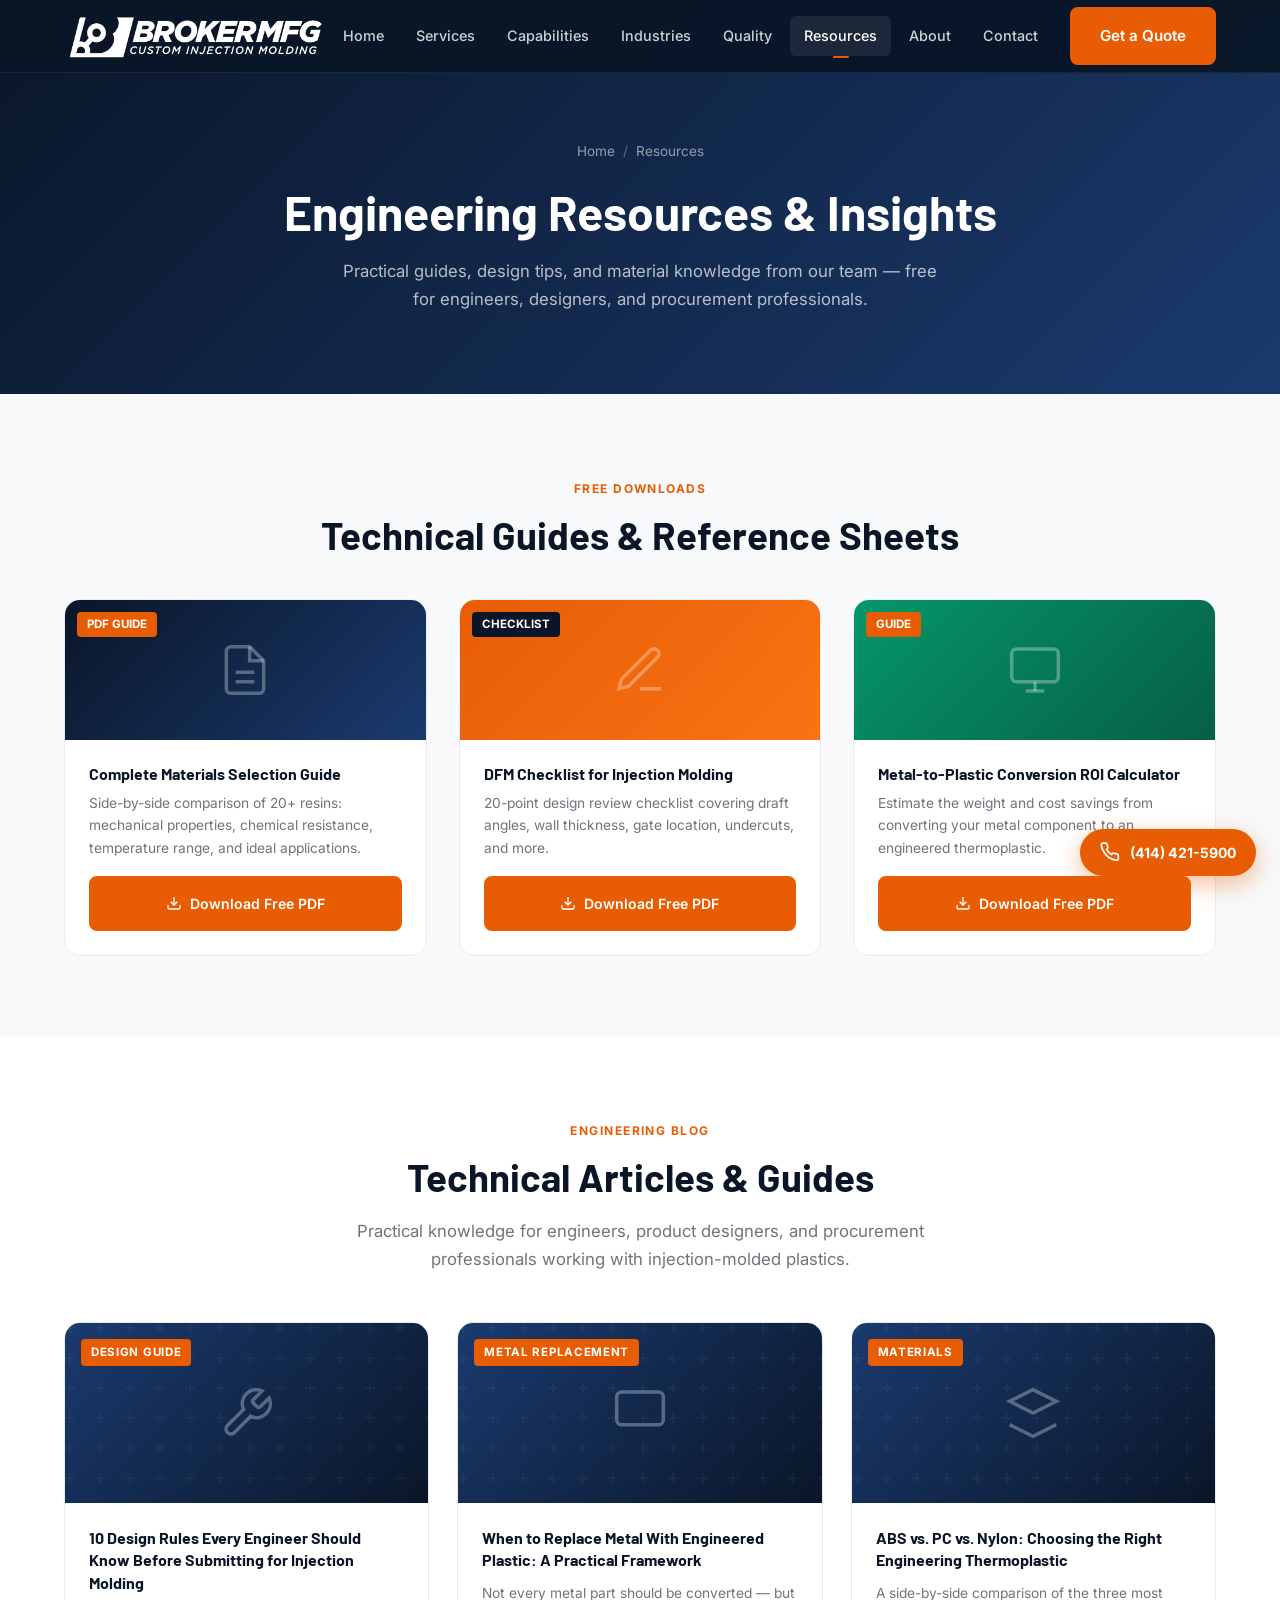
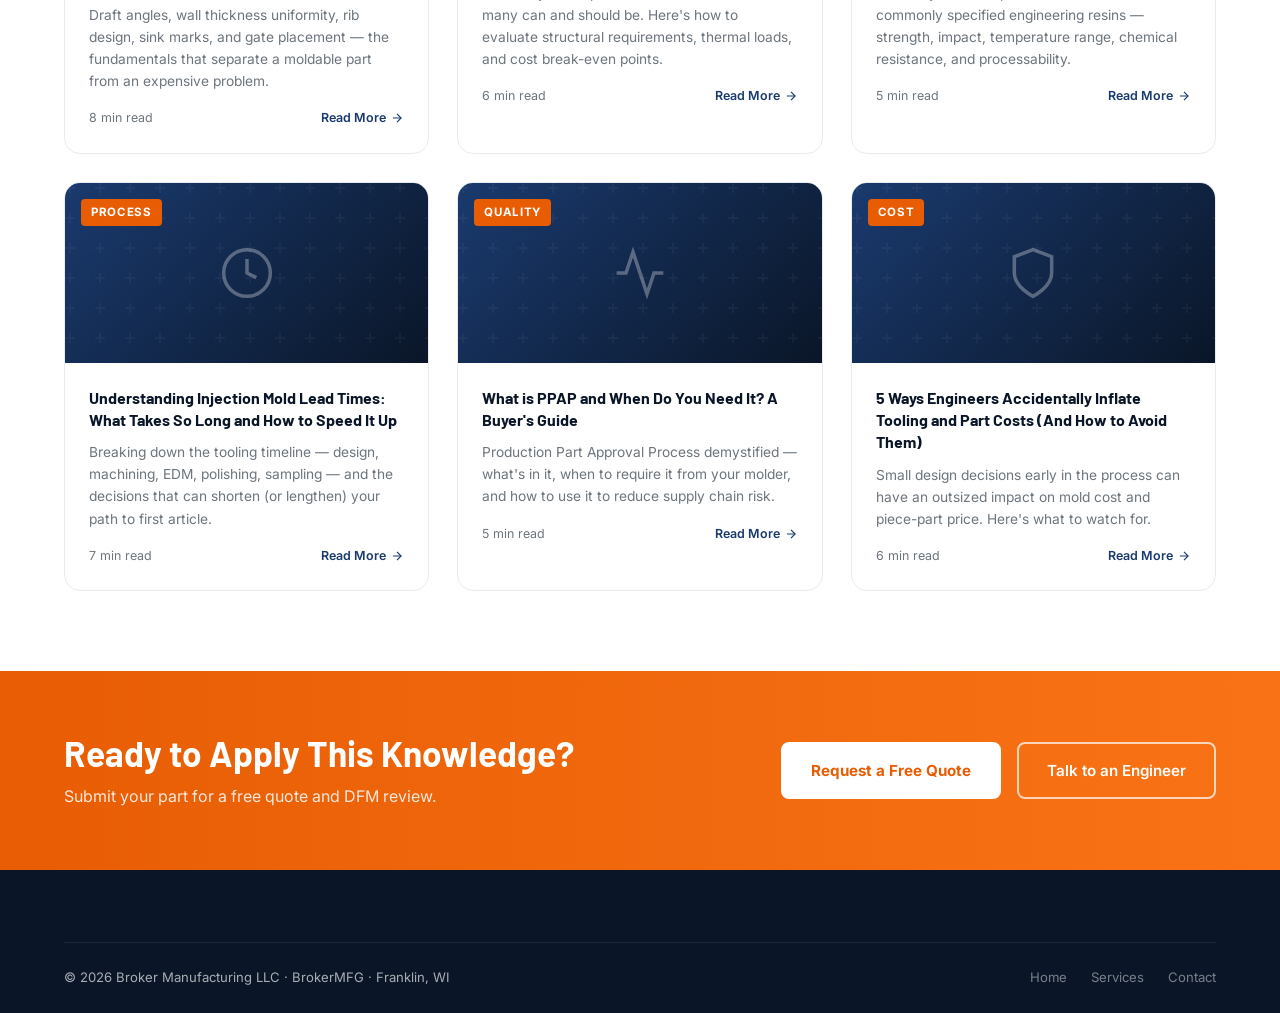
<file: resources.html>
<!DOCTYPE html>
<html lang="en">
<head>
  <meta charset="UTF-8">
  <meta name="viewport" content="width=device-width, initial-scale=1.0">
  <title>Resources &amp; Engineering Blog | BrokerMFG</title>
  <meta name="description" content="Free injection molding guides, design tips, material selection resources, and engineering insights from BrokerMFG's team of experienced plastics engineers.">
  <link rel="icon" type="image/svg+xml" href="data:image/svg+xml,<svg xmlns='http://www.w3.org/2000/svg' viewBox='0 0 32 32'><rect width='32' height='32' rx='6' fill='%23e85d04'/><text x='50%25' y='50%25' dominant-baseline='central' text-anchor='middle' font-family='Arial' font-weight='800' font-size='14' fill='white'>B</text></svg>">
  <link rel="preconnect" href="https://fonts.googleapis.com">
  <link href="https://fonts.googleapis.com/css2?family=Barlow:wght@600;700;800&family=Inter:wght@400;500;600&display=swap" rel="stylesheet">
  <link rel="stylesheet" href="css/style.css">
</head>
<body>

<nav class="navbar">
  <div class="nav-inner">
    <a href="index.html" class="nav-logo">
      <img src="images/brokermfg-logo-white.png" alt="BrokerMFG Custom Injection Molding" class="nav-logo-img">
    </a>
    <div class="nav-links">
      <a href="index.html">Home</a>
      <a href="services.html">Services</a>
      <a href="capabilities.html">Capabilities</a>
      <a href="industries.html">Industries</a>
      <a href="quality.html">Quality</a>
      <a href="resources.html" class="active">Resources</a>
      <a href="about.html">About</a>
      <a href="contact.html">Contact</a>
    </div>
    <a href="quote.html" class="btn btn-primary nav-cta">Get a Quote</a>
    <button class="nav-toggle"><span></span><span></span><span></span></button>
  </div>
</nav>

<div class="page-header">
  <div class="container">
    <div class="breadcrumb"><a href="index.html">Home</a><span class="sep">/</span><span>Resources</span></div>
    <h1 class="page-title">Engineering Resources &amp; Insights</h1>
    <p class="page-subtitle">Practical guides, design tips, and material knowledge from our team — free for engineers, designers, and procurement professionals.</p>
  </div>
</div>

<!-- Downloads -->
<section class="section" style="background:var(--gray-100)" id="materials-guide">
  <div class="container">
    <div class="text-center fade-in" style="margin-bottom:40px;">
      <span class="section-label">Free Downloads</span>
      <h2 class="section-title">Technical Guides &amp; Reference Sheets</h2>
    </div>
    <div class="grid-3">
      <div style="background:var(--white);border-radius:var(--radius-lg);overflow:hidden;border:1px solid var(--gray-200);transition:all .3s;" class="fade-in fade-in-delay-1">
        <div style="background:linear-gradient(135deg,var(--blue-dark),var(--blue-brand));height:140px;display:flex;align-items:center;justify-content:center;position:relative;">
          <svg width="56" height="56" viewBox="0 0 24 24" fill="none" stroke="rgba(255,255,255,.3)" stroke-width="1.5"><path d="M14 2H6a2 2 0 0 0-2 2v16a2 2 0 0 0 2 2h12a2 2 0 0 0 2-2V8z"/><polyline points="14 2 14 8 20 8"/><line x1="16" y1="13" x2="8" y2="13"/><line x1="16" y1="17" x2="8" y2="17"/></svg>
          <span style="position:absolute;top:12px;left:12px;background:var(--orange);color:var(--white);border-radius:4px;padding:3px 10px;font-size:.72rem;font-weight:700;">PDF GUIDE</span>
        </div>
        <div style="padding:24px;">
          <h3 style="font-size:1rem;font-weight:700;color:var(--blue-dark);margin-bottom:8px;">Complete Materials Selection Guide</h3>
          <p style="font-size:.86rem;color:var(--gray-600);margin-bottom:16px;">Side-by-side comparison of 20+ resins: mechanical properties, chemical resistance, temperature range, and ideal applications.</p>
          <a href="contact.html" class="btn btn-primary" style="width:100%;justify-content:center;font-size:.88rem;">
            <svg viewBox="0 0 24 24" fill="none" stroke="currentColor" stroke-width="2" style="width:16px;height:16px"><path d="M21 15v4a2 2 0 0 1-2 2H5a2 2 0 0 1-2-2v-4"/><polyline points="7 10 12 15 17 10"/><line x1="12" y1="15" x2="12" y2="3"/></svg>
            Download Free PDF
          </a>
        </div>
      </div>
      <div style="background:var(--white);border-radius:var(--radius-lg);overflow:hidden;border:1px solid var(--gray-200);transition:all .3s;" class="fade-in fade-in-delay-2">
        <div style="background:linear-gradient(135deg,#e85d04,#f97316);height:140px;display:flex;align-items:center;justify-content:center;position:relative;">
          <svg width="56" height="56" viewBox="0 0 24 24" fill="none" stroke="rgba(255,255,255,.3)" stroke-width="1.5"><path d="M12 20h9"/><path d="M16.5 3.5a2.121 2.121 0 0 1 3 3L7 19l-4 1 1-4L16.5 3.5z"/></svg>
          <span style="position:absolute;top:12px;left:12px;background:var(--blue-dark);color:var(--white);border-radius:4px;padding:3px 10px;font-size:.72rem;font-weight:700;">CHECKLIST</span>
        </div>
        <div style="padding:24px;">
          <h3 style="font-size:1rem;font-weight:700;color:var(--blue-dark);margin-bottom:8px;">DFM Checklist for Injection Molding</h3>
          <p style="font-size:.86rem;color:var(--gray-600);margin-bottom:16px;">20-point design review checklist covering draft angles, wall thickness, gate location, undercuts, and more.</p>
          <a href="contact.html" class="btn btn-primary" style="width:100%;justify-content:center;font-size:.88rem;">
            <svg viewBox="0 0 24 24" fill="none" stroke="currentColor" stroke-width="2" style="width:16px;height:16px"><path d="M21 15v4a2 2 0 0 1-2 2H5a2 2 0 0 1-2-2v-4"/><polyline points="7 10 12 15 17 10"/><line x1="12" y1="15" x2="12" y2="3"/></svg>
            Download Free PDF
          </a>
        </div>
      </div>
      <div style="background:var(--white);border-radius:var(--radius-lg);overflow:hidden;border:1px solid var(--gray-200);transition:all .3s;" class="fade-in fade-in-delay-3">
        <div style="background:linear-gradient(135deg,#059669,#065f46);height:140px;display:flex;align-items:center;justify-content:center;position:relative;">
          <svg width="56" height="56" viewBox="0 0 24 24" fill="none" stroke="rgba(255,255,255,.3)" stroke-width="1.5"><rect x="2" y="3" width="20" height="14" rx="2"/><line x1="8" y1="21" x2="16" y2="21"/><line x1="12" y1="17" x2="12" y2="21"/></svg>
          <span style="position:absolute;top:12px;left:12px;background:var(--orange);color:var(--white);border-radius:4px;padding:3px 10px;font-size:.72rem;font-weight:700;">GUIDE</span>
        </div>
        <div style="padding:24px;">
          <h3 style="font-size:1rem;font-weight:700;color:var(--blue-dark);margin-bottom:8px;">Metal-to-Plastic Conversion ROI Calculator</h3>
          <p style="font-size:.86rem;color:var(--gray-600);margin-bottom:16px;">Estimate the weight and cost savings from converting your metal component to an engineered thermoplastic.</p>
          <a href="contact.html" class="btn btn-primary" style="width:100%;justify-content:center;font-size:.88rem;">
            <svg viewBox="0 0 24 24" fill="none" stroke="currentColor" stroke-width="2" style="width:16px;height:16px"><path d="M21 15v4a2 2 0 0 1-2 2H5a2 2 0 0 1-2-2v-4"/><polyline points="7 10 12 15 17 10"/><line x1="12" y1="15" x2="12" y2="3"/></svg>
            Download Free PDF
          </a>
        </div>
      </div>
    </div>
  </div>
</section>

<!-- Blog Articles -->
<section class="section resources" style="background:var(--white)">
  <div class="container">
    <div class="text-center fade-in" style="margin-bottom:0">
      <span class="section-label">Engineering Blog</span>
      <h2 class="section-title">Technical Articles &amp; Guides</h2>
      <p class="section-subtitle" style="margin:0 auto 48px;">Practical knowledge for engineers, product designers, and procurement professionals working with injection-molded plastics.</p>
    </div>
    <div class="resource-grid">

      <div class="resource-card fade-in">
        <div class="resource-img"><svg viewBox="0 0 24 24" fill="none" stroke="currentColor" stroke-width="1.5"><path d="M14.7 6.3a1 1 0 0 0 0 1.4l1.6 1.6a1 1 0 0 0 1.4 0l3.77-3.77a6 6 0 0 1-7.94 7.94l-6.91 6.91a2.12 2.12 0 0 1-3-3l6.91-6.91a6 6 0 0 1 7.94-7.94l-3.76 3.76z"/></svg><span class="resource-tag">Design Guide</span></div>
        <div class="resource-body">
          <h3 class="resource-title">10 Design Rules Every Engineer Should Know Before Submitting for Injection Molding</h3>
          <p class="resource-excerpt">Draft angles, wall thickness uniformity, rib design, sink marks, and gate placement — the fundamentals that separate a moldable part from an expensive problem.</p>
          <div class="resource-meta"><span>8 min read</span><a href="#" class="resource-link">Read More<svg viewBox="0 0 24 24" fill="none" stroke="currentColor" stroke-width="2"><line x1="5" y1="12" x2="19" y2="12"/><polyline points="12 5 19 12 12 19"/></svg></a></div>
        </div>
      </div>

      <div class="resource-card fade-in fade-in-delay-1">
        <div class="resource-img"><svg viewBox="0 0 24 24" fill="none" stroke="currentColor" stroke-width="1.5"><rect x="2" y="3" width="20" height="14" rx="2"/></svg><span class="resource-tag">Metal Replacement</span></div>
        <div class="resource-body">
          <h3 class="resource-title">When to Replace Metal With Engineered Plastic: A Practical Framework</h3>
          <p class="resource-excerpt">Not every metal part should be converted — but many can and should be. Here's how to evaluate structural requirements, thermal loads, and cost break-even points.</p>
          <div class="resource-meta"><span>6 min read</span><a href="#" class="resource-link">Read More<svg viewBox="0 0 24 24" fill="none" stroke="currentColor" stroke-width="2"><line x1="5" y1="12" x2="19" y2="12"/><polyline points="12 5 19 12 12 19"/></svg></a></div>
        </div>
      </div>

      <div class="resource-card fade-in fade-in-delay-2">
        <div class="resource-img"><svg viewBox="0 0 24 24" fill="none" stroke="currentColor" stroke-width="1.5"><polygon points="12 2 2 7 12 12 22 7 12 2"/><polyline points="2 17 12 22 22 17"/></svg><span class="resource-tag">Materials</span></div>
        <div class="resource-body">
          <h3 class="resource-title">ABS vs. PC vs. Nylon: Choosing the Right Engineering Thermoplastic</h3>
          <p class="resource-excerpt">A side-by-side comparison of the three most commonly specified engineering resins — strength, impact, temperature range, chemical resistance, and processability.</p>
          <div class="resource-meta"><span>5 min read</span><a href="#" class="resource-link">Read More<svg viewBox="0 0 24 24" fill="none" stroke="currentColor" stroke-width="2"><line x1="5" y1="12" x2="19" y2="12"/><polyline points="12 5 19 12 12 19"/></svg></a></div>
        </div>
      </div>

      <div class="resource-card fade-in">
        <div class="resource-img"><svg viewBox="0 0 24 24" fill="none" stroke="currentColor" stroke-width="1.5"><circle cx="12" cy="12" r="10"/><polyline points="12 6 12 12 16 14"/></svg><span class="resource-tag">Process</span></div>
        <div class="resource-body">
          <h3 class="resource-title">Understanding Injection Mold Lead Times: What Takes So Long and How to Speed It Up</h3>
          <p class="resource-excerpt">Breaking down the tooling timeline — design, machining, EDM, polishing, sampling — and the decisions that can shorten (or lengthen) your path to first article.</p>
          <div class="resource-meta"><span>7 min read</span><a href="#" class="resource-link">Read More<svg viewBox="0 0 24 24" fill="none" stroke="currentColor" stroke-width="2"><line x1="5" y1="12" x2="19" y2="12"/><polyline points="12 5 19 12 12 19"/></svg></a></div>
        </div>
      </div>

      <div class="resource-card fade-in fade-in-delay-1">
        <div class="resource-img"><svg viewBox="0 0 24 24" fill="none" stroke="currentColor" stroke-width="1.5"><path d="M22 12h-4l-3 9L9 3l-3 9H2"/></svg><span class="resource-tag">Quality</span></div>
        <div class="resource-body">
          <h3 class="resource-title">What is PPAP and When Do You Need It? A Buyer's Guide</h3>
          <p class="resource-excerpt">Production Part Approval Process demystified — what's in it, when to require it from your molder, and how to use it to reduce supply chain risk.</p>
          <div class="resource-meta"><span>5 min read</span><a href="#" class="resource-link">Read More<svg viewBox="0 0 24 24" fill="none" stroke="currentColor" stroke-width="2"><line x1="5" y1="12" x2="19" y2="12"/><polyline points="12 5 19 12 12 19"/></svg></a></div>
        </div>
      </div>

      <div class="resource-card fade-in fade-in-delay-2">
        <div class="resource-img"><svg viewBox="0 0 24 24" fill="none" stroke="currentColor" stroke-width="1.5"><path d="M12 22s8-4 8-10V5l-8-3-8 3v7c0 6 8 10 8 10z"/></svg><span class="resource-tag">Cost</span></div>
        <div class="resource-body">
          <h3 class="resource-title">5 Ways Engineers Accidentally Inflate Tooling and Part Costs (And How to Avoid Them)</h3>
          <p class="resource-excerpt">Small design decisions early in the process can have an outsized impact on mold cost and piece-part price. Here's what to watch for.</p>
          <div class="resource-meta"><span>6 min read</span><a href="#" class="resource-link">Read More<svg viewBox="0 0 24 24" fill="none" stroke="currentColor" stroke-width="2"><line x1="5" y1="12" x2="19" y2="12"/><polyline points="12 5 19 12 12 19"/></svg></a></div>
        </div>
      </div>

    </div>
  </div>
</section>

<div class="cta-band">
  <div class="cta-inner">
    <div class="cta-text"><h2>Ready to Apply This Knowledge?</h2><p>Submit your part for a free quote and DFM review.</p></div>
    <div class="cta-actions">
      <a href="quote.html" class="btn btn-white">Request a Free Quote</a>
      <a href="contact.html" class="btn btn-outline-white">Talk to an Engineer</a>
    </div>
  </div>
</div>

<footer class="footer">
  <div class="container">
    <div style="display:flex;align-items:center;justify-content:space-between;flex-wrap:wrap;gap:16px;padding:24px 0;border-top:1px solid rgba(255,255,255,.08);">
      <p style="font-size:.82rem;">© 2026 Broker Manufacturing LLC · BrokerMFG · Franklin, WI</p>
      <div style="display:flex;gap:24px;">
        <a href="index.html" style="font-size:.82rem;color:rgba(255,255,255,.45);">Home</a>
        <a href="services.html" style="font-size:.82rem;color:rgba(255,255,255,.45);">Services</a>
        <a href="contact.html" style="font-size:.82rem;color:rgba(255,255,255,.45);">Contact</a>
      </div>
    </div>
  </div>
</footer>

<div class="sticky-phone">
  <a href="tel:4144215900" class="sticky-cta">
    <svg viewBox="0 0 24 24" fill="none" stroke="currentColor" stroke-width="2"><path d="M22 16.92v3a2 2 0 0 1-2.18 2 19.79 19.79 0 0 1-8.63-3.07A19.5 19.5 0 0 1 4.69 12 19.79 19.79 0 0 1 1.61 3.43 2 2 0 0 1 3.6 1.27h3a2 2 0 0 1 2 1.72c.127.96.361 1.903.7 2.81a2 2 0 0 1-.45 2.11L7.91 8.96a16 16 0 0 0 6 6l.92-.92a2 2 0 0 1 2.11-.45c.907.339 1.85.573 2.81.7A2 2 0 0 1 21.73 16z"/></svg>
    (414) 421-5900
  </a>
</div>
<script src="js/main.js"></script>
</body>
</html>
</file>
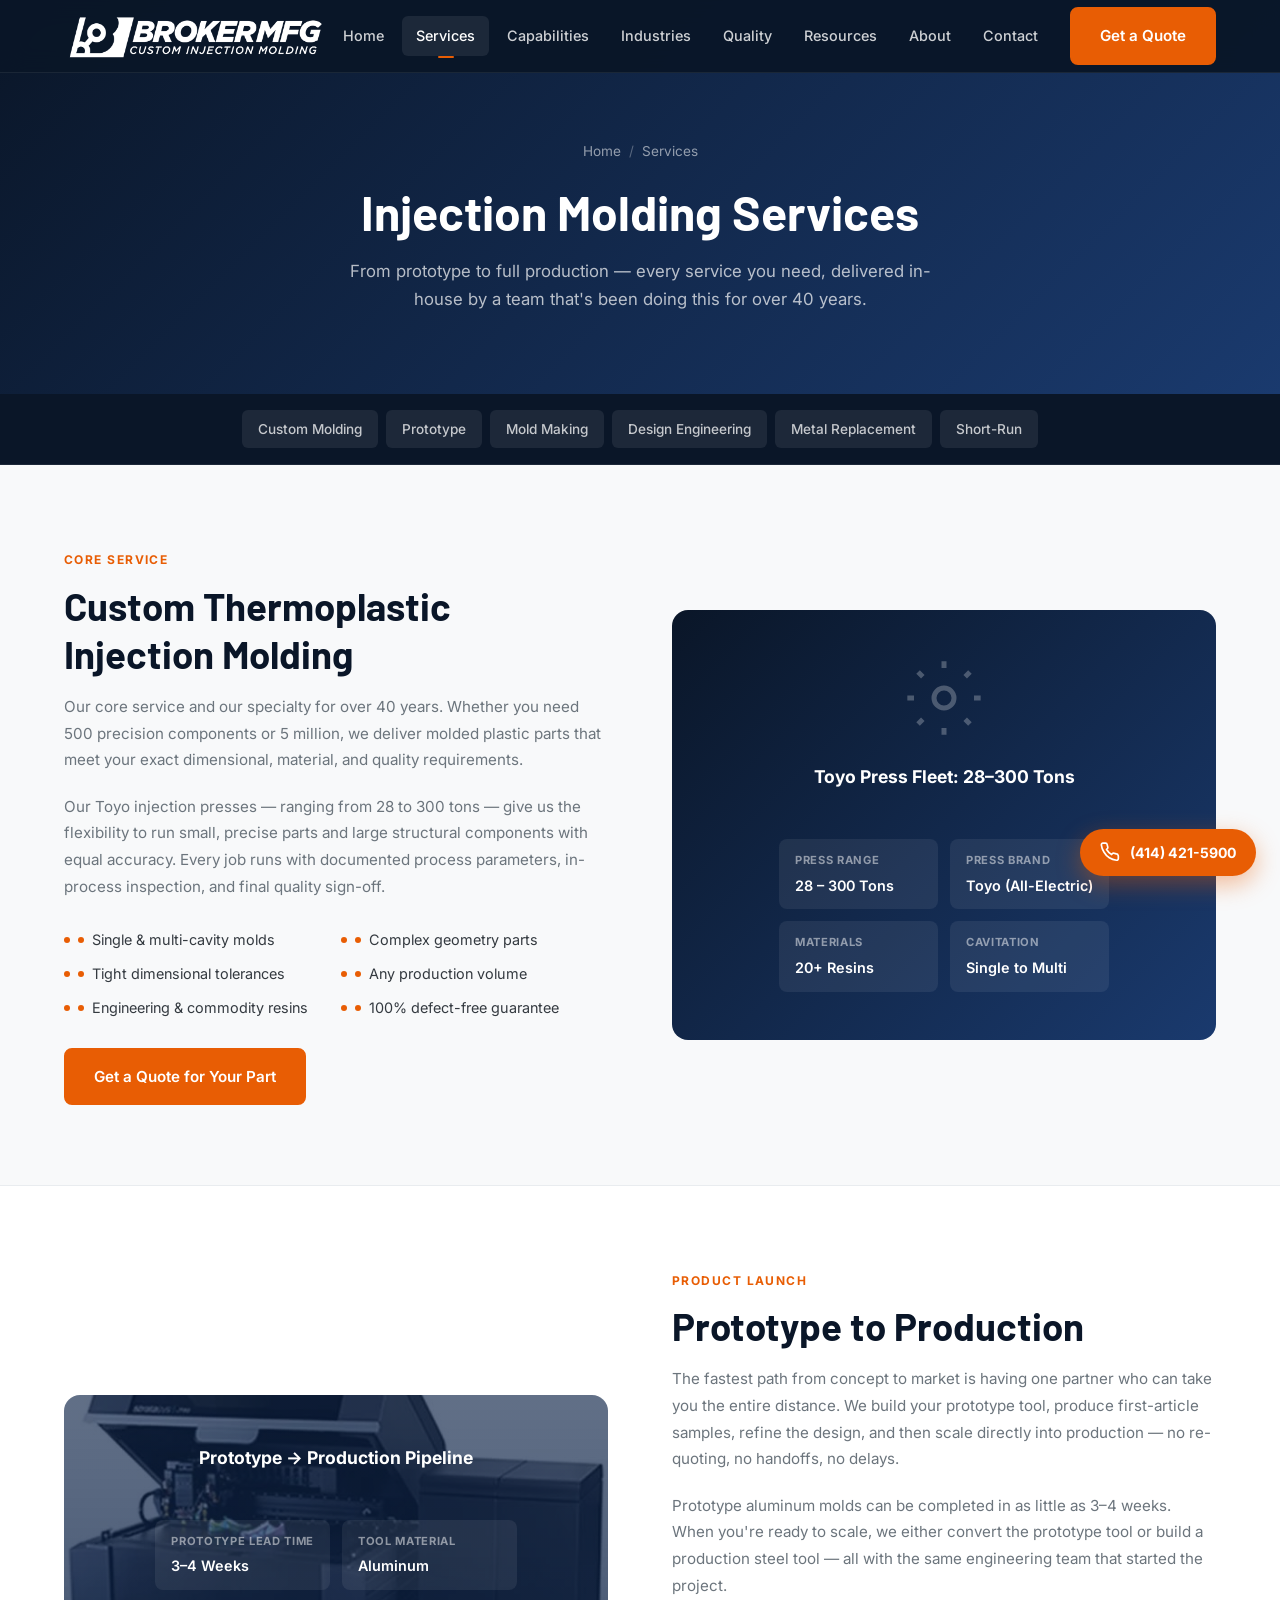
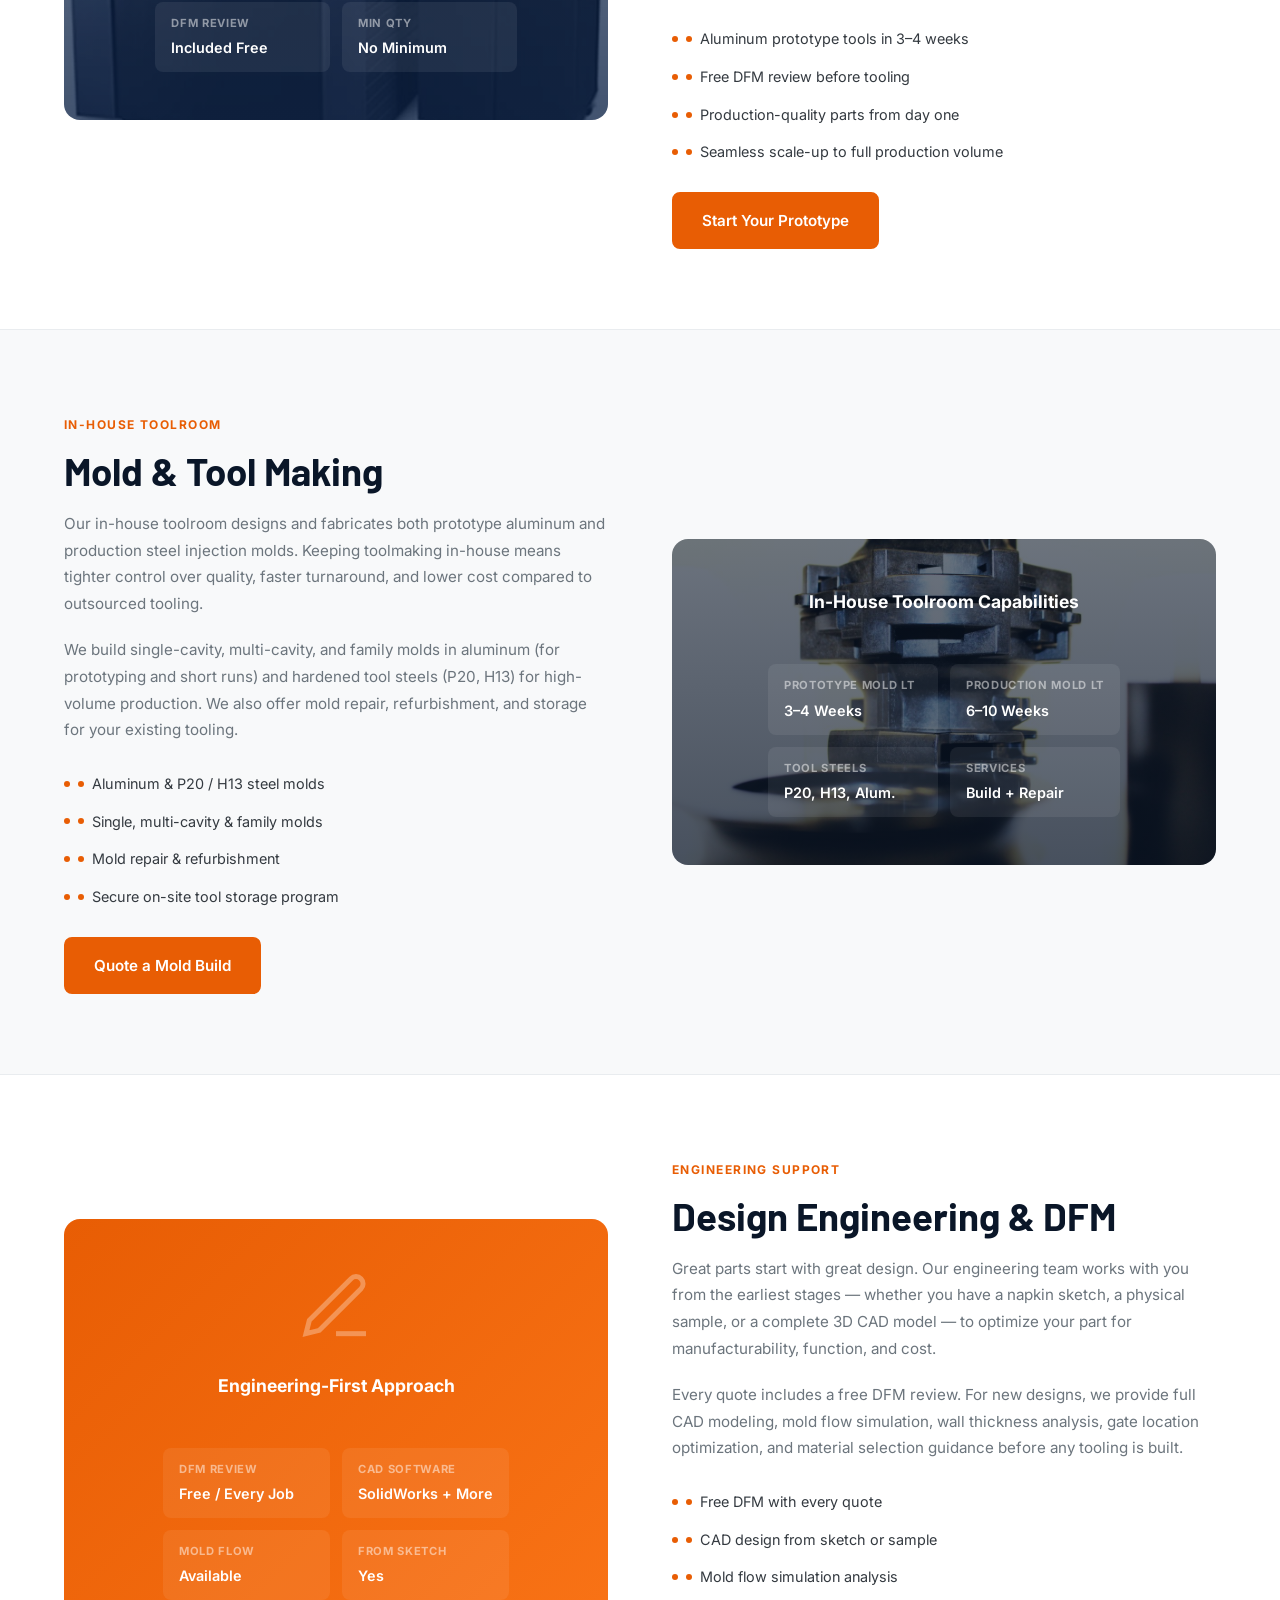
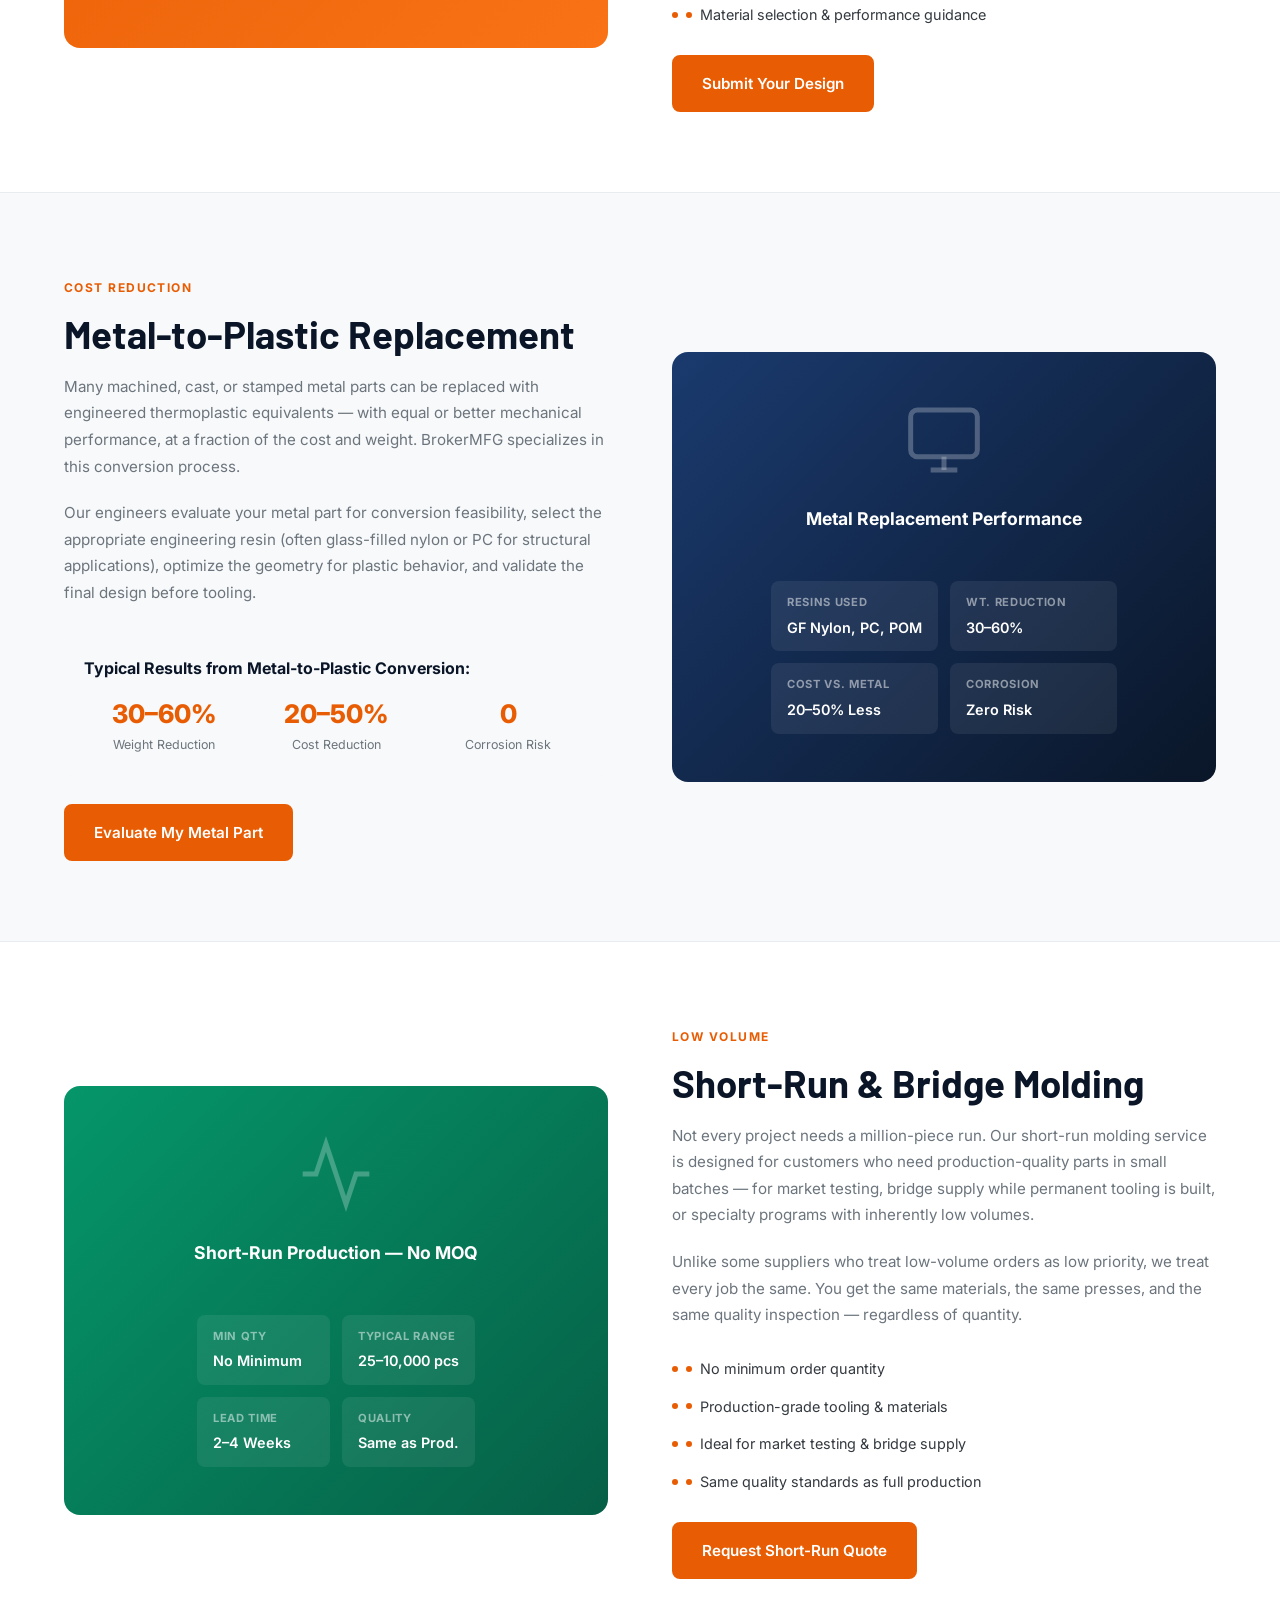
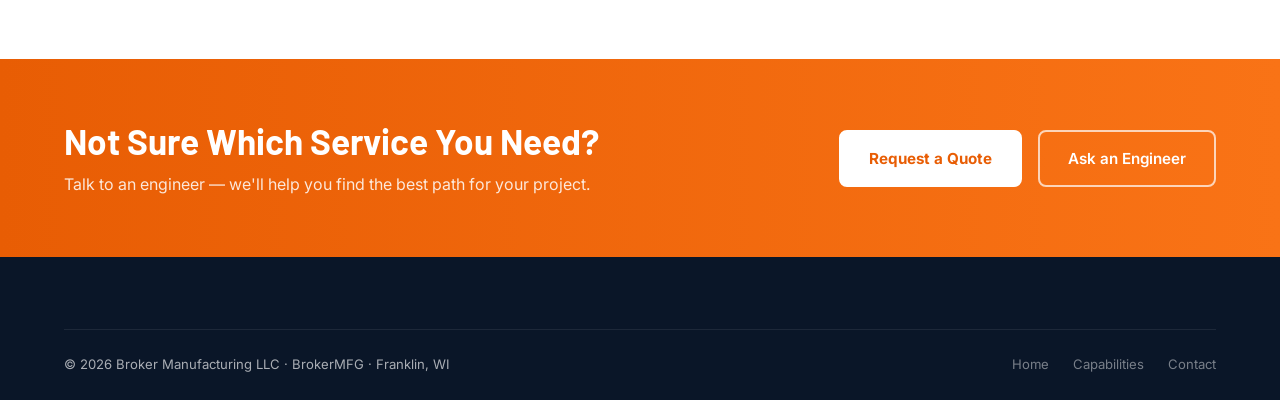
<file: services.html>
<!DOCTYPE html>
<html lang="en">
<head>
  <meta charset="UTF-8">
  <meta name="viewport" content="width=device-width, initial-scale=1.0">
  <title>Injection Molding Services | BrokerMFG – Franklin, WI</title>
  <meta name="description" content="BrokerMFG offers custom injection molding, prototype to production, mold making, design engineering, metal replacement, and short-run molding in Franklin, WI.">
  <link rel="icon" type="image/svg+xml" href="data:image/svg+xml,<svg xmlns='http://www.w3.org/2000/svg' viewBox='0 0 32 32'><rect width='32' height='32' rx='6' fill='%23e85d04'/><text x='50%25' y='50%25' dominant-baseline='central' text-anchor='middle' font-family='Arial' font-weight='800' font-size='14' fill='white'>B</text></svg>">
  <link rel="preconnect" href="https://fonts.googleapis.com">
  <link href="https://fonts.googleapis.com/css2?family=Barlow:wght@600;700;800&family=Inter:wght@400;500;600&display=swap" rel="stylesheet">
  <link rel="stylesheet" href="css/style.css">
  <style>
    .service-detail { padding: 80px 0; border-bottom: 1px solid var(--gray-200); }
    .service-detail:nth-child(even) { background: var(--gray-100); }
    .service-detail-grid { display: grid; grid-template-columns: 1fr 1fr; gap: 64px; align-items: center; }
    .service-detail-grid.reverse { direction: rtl; }
    .service-detail-grid.reverse > * { direction: ltr; }
    .service-visual { background: linear-gradient(135deg, var(--blue-dark), var(--blue-brand)); border-radius: var(--radius-lg); padding: 48px; min-height: 300px; display: flex; align-items: center; justify-content: center; flex-direction: column; gap: 24px; }
    .service-visual svg { width: 80px; height: 80px; color: rgba(255,255,255,.25); }
    .service-visual-title { color: var(--white); font-size: 1.1rem; font-weight: 700; text-align: center; }
    .spec-list { display: grid; grid-template-columns: 1fr 1fr; gap: 12px; margin-top: 24px; }
    .spec-item { background: rgba(255,255,255,.07); border-radius: 8px; padding: 12px 16px; }
    .spec-label { font-size: .7rem; color: rgba(255,255,255,.5); text-transform: uppercase; letter-spacing: .06em; font-weight: 700; margin-bottom: 4px; }
    .spec-value { font-size: .9rem; color: var(--white); font-weight: 600; }
    @media(max-width:768px){ .service-detail-grid, .service-detail-grid.reverse { grid-template-columns: 1fr; direction: ltr; } }
  </style>
</head>
<body>

<nav class="navbar">
  <div class="nav-inner">
    <a href="index.html" class="nav-logo">
      <img src="images/brokermfg-logo-white.png" alt="BrokerMFG Custom Injection Molding" class="nav-logo-img">
    </a>
    <div class="nav-links">
      <a href="index.html">Home</a>
      <a href="services.html" class="active">Services</a>
      <a href="capabilities.html">Capabilities</a>
      <a href="industries.html">Industries</a>
      <a href="quality.html">Quality</a>
      <a href="resources.html">Resources</a>
      <a href="about.html">About</a>
      <a href="contact.html">Contact</a>
    </div>
    <a href="quote.html" class="btn btn-primary nav-cta">Get a Quote</a>
    <button class="nav-toggle"><span></span><span></span><span></span></button>
  </div>
</nav>

<div class="page-header">
  <div class="container">
    <div class="breadcrumb"><a href="index.html">Home</a><span class="sep">/</span><span>Services</span></div>
    <h1 class="page-title">Injection Molding Services</h1>
    <p class="page-subtitle">From prototype to full production — every service you need, delivered in-house by a team that's been doing this for over 40 years.</p>
  </div>
</div>

<!-- Quick Nav -->
<div style="background:var(--blue-dark);padding:16px 0;position:sticky;top:72px;z-index:100;border-bottom:1px solid rgba(255,255,255,.08);">
  <div class="container" style="display:flex;gap:8px;flex-wrap:wrap;justify-content:center;">
    <a href="#injection-molding" style="padding:8px 16px;background:rgba(255,255,255,.08);color:rgba(255,255,255,.75);border-radius:6px;font-size:.85rem;font-weight:500;transition:all .3s;">Custom Molding</a>
    <a href="#prototype" style="padding:8px 16px;background:rgba(255,255,255,.08);color:rgba(255,255,255,.75);border-radius:6px;font-size:.85rem;font-weight:500;transition:all .3s;">Prototype</a>
    <a href="#mold-making" style="padding:8px 16px;background:rgba(255,255,255,.08);color:rgba(255,255,255,.75);border-radius:6px;font-size:.85rem;font-weight:500;transition:all .3s;">Mold Making</a>
    <a href="#design" style="padding:8px 16px;background:rgba(255,255,255,.08);color:rgba(255,255,255,.75);border-radius:6px;font-size:.85rem;font-weight:500;transition:all .3s;">Design Engineering</a>
    <a href="#metal-replacement" style="padding:8px 16px;background:rgba(255,255,255,.08);color:rgba(255,255,255,.75);border-radius:6px;font-size:.85rem;font-weight:500;transition:all .3s;">Metal Replacement</a>
    <a href="#short-run" style="padding:8px 16px;background:rgba(255,255,255,.08);color:rgba(255,255,255,.75);border-radius:6px;font-size:.85rem;font-weight:500;transition:all .3s;">Short-Run</a>
  </div>
</div>

<!-- ── Custom Injection Molding ── -->
<div class="service-detail" id="injection-molding">
  <div class="container">
    <div class="service-detail-grid">
      <div class="fade-in">
        <span class="section-label">Core Service</span>
        <h2 class="section-title">Custom Thermoplastic Injection Molding</h2>
        <p style="font-size:.95rem;color:var(--gray-600);line-height:1.75;margin-bottom:20px;">Our core service and our specialty for over 40 years. Whether you need 500 precision components or 5 million, we deliver molded plastic parts that meet your exact dimensional, material, and quality requirements.</p>
        <p style="font-size:.95rem;color:var(--gray-600);line-height:1.75;margin-bottom:28px;">Our Toyo injection presses — ranging from 28 to 300 tons — give us the flexibility to run small, precise parts and large structural components with equal accuracy. Every job runs with documented process parameters, in-process inspection, and final quality sign-off.</p>
        <ul class="service-features" style="display:grid;grid-template-columns:1fr 1fr;gap:10px;margin-bottom:28px;">
          <li style="display:flex;align-items:center;gap:8px;font-size:.9rem;color:var(--gray-800)"><span style="width:6px;height:6px;background:var(--orange);border-radius:50%;flex-shrink:0"></span>Single &amp; multi-cavity molds</li>
          <li style="display:flex;align-items:center;gap:8px;font-size:.9rem;color:var(--gray-800)"><span style="width:6px;height:6px;background:var(--orange);border-radius:50%;flex-shrink:0"></span>Complex geometry parts</li>
          <li style="display:flex;align-items:center;gap:8px;font-size:.9rem;color:var(--gray-800)"><span style="width:6px;height:6px;background:var(--orange);border-radius:50%;flex-shrink:0"></span>Tight dimensional tolerances</li>
          <li style="display:flex;align-items:center;gap:8px;font-size:.9rem;color:var(--gray-800)"><span style="width:6px;height:6px;background:var(--orange);border-radius:50%;flex-shrink:0"></span>Any production volume</li>
          <li style="display:flex;align-items:center;gap:8px;font-size:.9rem;color:var(--gray-800)"><span style="width:6px;height:6px;background:var(--orange);border-radius:50%;flex-shrink:0"></span>Engineering &amp; commodity resins</li>
          <li style="display:flex;align-items:center;gap:8px;font-size:.9rem;color:var(--gray-800)"><span style="width:6px;height:6px;background:var(--orange);border-radius:50%;flex-shrink:0"></span>100% defect-free guarantee</li>
        </ul>
        <a href="quote.html" class="btn btn-primary">Get a Quote for Your Part</a>
      </div>
      <div class="service-visual fade-in fade-in-delay-1">
        <svg viewBox="0 0 24 24" fill="none" stroke="currentColor" stroke-width="1.5"><circle cx="12" cy="12" r="3"/><path d="M12 1v2M12 21v2M4.22 4.22l1.42 1.42M18.36 18.36l1.42 1.42M1 12h2M21 12h2M4.22 19.78l1.42-1.42M18.36 5.64l1.42-1.42"/></svg>
        <div class="service-visual-title">Toyo Press Fleet: 28–300 Tons</div>
        <div class="spec-list">
          <div class="spec-item"><div class="spec-label">Press Range</div><div class="spec-value">28 – 300 Tons</div></div>
          <div class="spec-item"><div class="spec-label">Press Brand</div><div class="spec-value">Toyo (All-Electric)</div></div>
          <div class="spec-item"><div class="spec-label">Materials</div><div class="spec-value">20+ Resins</div></div>
          <div class="spec-item"><div class="spec-label">Cavitation</div><div class="spec-value">Single to Multi</div></div>
        </div>
      </div>
    </div>
  </div>
</div>

<!-- ── Prototype to Production ── -->
<div class="service-detail" id="prototype">
  <div class="container">
    <div class="service-detail-grid reverse">
      <div class="fade-in">
        <span class="section-label">Product Launch</span>
        <h2 class="section-title">Prototype to Production</h2>
        <p style="font-size:.95rem;color:var(--gray-600);line-height:1.75;margin-bottom:20px;">The fastest path from concept to market is having one partner who can take you the entire distance. We build your prototype tool, produce first-article samples, refine the design, and then scale directly into production — no re-quoting, no handoffs, no delays.</p>
        <p style="font-size:.95rem;color:var(--gray-600);line-height:1.75;margin-bottom:28px;">Prototype aluminum molds can be completed in as little as 3–4 weeks. When you're ready to scale, we either convert the prototype tool or build a production steel tool — all with the same engineering team that started the project.</p>
        <ul class="service-features" style="margin-bottom:28px;">
          <li style="display:flex;align-items:center;gap:8px;font-size:.9rem;color:var(--gray-800);margin-bottom:8px"><span style="width:6px;height:6px;background:var(--orange);border-radius:50%;flex-shrink:0"></span>Aluminum prototype tools in 3–4 weeks</li>
          <li style="display:flex;align-items:center;gap:8px;font-size:.9rem;color:var(--gray-800);margin-bottom:8px"><span style="width:6px;height:6px;background:var(--orange);border-radius:50%;flex-shrink:0"></span>Free DFM review before tooling</li>
          <li style="display:flex;align-items:center;gap:8px;font-size:.9rem;color:var(--gray-800);margin-bottom:8px"><span style="width:6px;height:6px;background:var(--orange);border-radius:50%;flex-shrink:0"></span>Production-quality parts from day one</li>
          <li style="display:flex;align-items:center;gap:8px;font-size:.9rem;color:var(--gray-800)"><span style="width:6px;height:6px;background:var(--orange);border-radius:50%;flex-shrink:0"></span>Seamless scale-up to full production volume</li>
        </ul>
        <a href="quote.html" class="btn btn-primary">Start Your Prototype</a>
      </div>
      <div class="service-visual fade-in fade-in-delay-1" style="background:linear-gradient(rgba(13,35,71,.65),rgba(13,35,71,.78)),url('images/stratasys.jpeg') center/cover no-repeat;">
        <div class="service-visual-title">Prototype → Production Pipeline</div>
        <div class="spec-list">
          <div class="spec-item"><div class="spec-label">Prototype Lead Time</div><div class="spec-value">3–4 Weeks</div></div>
          <div class="spec-item"><div class="spec-label">Tool Material</div><div class="spec-value">Aluminum</div></div>
          <div class="spec-item"><div class="spec-label">DFM Review</div><div class="spec-value">Included Free</div></div>
          <div class="spec-item"><div class="spec-label">Min Qty</div><div class="spec-value">No Minimum</div></div>
        </div>
      </div>
    </div>
  </div>
</div>

<!-- ── Mold Making ── -->
<div class="service-detail" id="mold-making">
  <div class="container">
    <div class="service-detail-grid">
      <div class="fade-in">
        <span class="section-label">In-House Toolroom</span>
        <h2 class="section-title">Mold &amp; Tool Making</h2>
        <p style="font-size:.95rem;color:var(--gray-600);line-height:1.75;margin-bottom:20px;">Our in-house toolroom designs and fabricates both prototype aluminum and production steel injection molds. Keeping toolmaking in-house means tighter control over quality, faster turnaround, and lower cost compared to outsourced tooling.</p>
        <p style="font-size:.95rem;color:var(--gray-600);line-height:1.75;margin-bottom:28px;">We build single-cavity, multi-cavity, and family molds in aluminum (for prototyping and short runs) and hardened tool steels (P20, H13) for high-volume production. We also offer mold repair, refurbishment, and storage for your existing tooling.</p>
        <ul class="service-features" style="margin-bottom:28px;">
          <li style="display:flex;align-items:center;gap:8px;font-size:.9rem;color:var(--gray-800);margin-bottom:8px"><span style="width:6px;height:6px;background:var(--orange);border-radius:50%;flex-shrink:0"></span>Aluminum &amp; P20 / H13 steel molds</li>
          <li style="display:flex;align-items:center;gap:8px;font-size:.9rem;color:var(--gray-800);margin-bottom:8px"><span style="width:6px;height:6px;background:var(--orange);border-radius:50%;flex-shrink:0"></span>Single, multi-cavity &amp; family molds</li>
          <li style="display:flex;align-items:center;gap:8px;font-size:.9rem;color:var(--gray-800);margin-bottom:8px"><span style="width:6px;height:6px;background:var(--orange);border-radius:50%;flex-shrink:0"></span>Mold repair &amp; refurbishment</li>
          <li style="display:flex;align-items:center;gap:8px;font-size:.9rem;color:var(--gray-800)"><span style="width:6px;height:6px;background:var(--orange);border-radius:50%;flex-shrink:0"></span>Secure on-site tool storage program</li>
        </ul>
        <a href="quote.html" class="btn btn-primary">Quote a Mold Build</a>
      </div>
      <div class="service-visual fade-in fade-in-delay-1" style="background:linear-gradient(rgba(10,22,40,.6),rgba(10,22,40,.75)),url('images/a2.jpeg') center/cover no-repeat;">
        <div class="service-visual-title">In-House Toolroom Capabilities</div>
        <div class="spec-list">
          <div class="spec-item"><div class="spec-label">Prototype Mold LT</div><div class="spec-value">3–4 Weeks</div></div>
          <div class="spec-item"><div class="spec-label">Production Mold LT</div><div class="spec-value">6–10 Weeks</div></div>
          <div class="spec-item"><div class="spec-label">Tool Steels</div><div class="spec-value">P20, H13, Alum.</div></div>
          <div class="spec-item"><div class="spec-label">Services</div><div class="spec-value">Build + Repair</div></div>
        </div>
      </div>
    </div>
  </div>
</div>

<!-- ── Design Engineering ── -->
<div class="service-detail" id="design">
  <div class="container">
    <div class="service-detail-grid reverse">
      <div class="fade-in">
        <span class="section-label">Engineering Support</span>
        <h2 class="section-title">Design Engineering &amp; DFM</h2>
        <p style="font-size:.95rem;color:var(--gray-600);line-height:1.75;margin-bottom:20px;">Great parts start with great design. Our engineering team works with you from the earliest stages — whether you have a napkin sketch, a physical sample, or a complete 3D CAD model — to optimize your part for manufacturability, function, and cost.</p>
        <p style="font-size:.95rem;color:var(--gray-600);line-height:1.75;margin-bottom:28px;">Every quote includes a free DFM review. For new designs, we provide full CAD modeling, mold flow simulation, wall thickness analysis, gate location optimization, and material selection guidance before any tooling is built.</p>
        <ul class="service-features" style="margin-bottom:28px;">
          <li style="display:flex;align-items:center;gap:8px;font-size:.9rem;color:var(--gray-800);margin-bottom:8px"><span style="width:6px;height:6px;background:var(--orange);border-radius:50%;flex-shrink:0"></span>Free DFM with every quote</li>
          <li style="display:flex;align-items:center;gap:8px;font-size:.9rem;color:var(--gray-800);margin-bottom:8px"><span style="width:6px;height:6px;background:var(--orange);border-radius:50%;flex-shrink:0"></span>CAD design from sketch or sample</li>
          <li style="display:flex;align-items:center;gap:8px;font-size:.9rem;color:var(--gray-800);margin-bottom:8px"><span style="width:6px;height:6px;background:var(--orange);border-radius:50%;flex-shrink:0"></span>Mold flow simulation analysis</li>
          <li style="display:flex;align-items:center;gap:8px;font-size:.9rem;color:var(--gray-800)"><span style="width:6px;height:6px;background:var(--orange);border-radius:50%;flex-shrink:0"></span>Material selection &amp; performance guidance</li>
        </ul>
        <a href="quote.html" class="btn btn-primary">Submit Your Design</a>
      </div>
      <div class="service-visual fade-in fade-in-delay-1" style="background:linear-gradient(135deg,#e85d04,#f97316)">
        <svg viewBox="0 0 24 24" fill="none" stroke="currentColor" stroke-width="1.5" style="color:rgba(255,255,255,.3)"><path d="M12 20h9"/><path d="M16.5 3.5a2.121 2.121 0 0 1 3 3L7 19l-4 1 1-4L16.5 3.5z"/></svg>
        <div class="service-visual-title">Engineering-First Approach</div>
        <div class="spec-list">
          <div class="spec-item"><div class="spec-label">DFM Review</div><div class="spec-value">Free / Every Job</div></div>
          <div class="spec-item"><div class="spec-label">CAD Software</div><div class="spec-value">SolidWorks + More</div></div>
          <div class="spec-item"><div class="spec-label">Mold Flow</div><div class="spec-value">Available</div></div>
          <div class="spec-item"><div class="spec-label">From Sketch</div><div class="spec-value">Yes</div></div>
        </div>
      </div>
    </div>
  </div>
</div>

<!-- ── Metal Replacement ── -->
<div class="service-detail" id="metal-replacement">
  <div class="container">
    <div class="service-detail-grid">
      <div class="fade-in">
        <span class="section-label">Cost Reduction</span>
        <h2 class="section-title">Metal-to-Plastic Replacement</h2>
        <p style="font-size:.95rem;color:var(--gray-600);line-height:1.75;margin-bottom:20px;">Many machined, cast, or stamped metal parts can be replaced with engineered thermoplastic equivalents — with equal or better mechanical performance, at a fraction of the cost and weight. BrokerMFG specializes in this conversion process.</p>
        <p style="font-size:.95rem;color:var(--gray-600);line-height:1.75;margin-bottom:28px;">Our engineers evaluate your metal part for conversion feasibility, select the appropriate engineering resin (often glass-filled nylon or PC for structural applications), optimize the geometry for plastic behavior, and validate the final design before tooling.</p>
        <div style="background:var(--gray-100);border-radius:var(--radius);padding:20px;margin-bottom:28px;">
          <p style="font-weight:700;color:var(--blue-dark);margin-bottom:12px;">Typical Results from Metal-to-Plastic Conversion:</p>
          <div style="display:grid;grid-template-columns:1fr 1fr 1fr;gap:12px;text-align:center;">
            <div><div style="font-size:1.6rem;font-weight:800;color:var(--orange)">30–60%</div><div style="font-size:.78rem;color:var(--gray-600)">Weight Reduction</div></div>
            <div><div style="font-size:1.6rem;font-weight:800;color:var(--orange)">20–50%</div><div style="font-size:.78rem;color:var(--gray-600)">Cost Reduction</div></div>
            <div><div style="font-size:1.6rem;font-weight:800;color:var(--orange)">0</div><div style="font-size:.78rem;color:var(--gray-600)">Corrosion Risk</div></div>
          </div>
        </div>
        <a href="quote.html" class="btn btn-primary">Evaluate My Metal Part</a>
      </div>
      <div class="service-visual fade-in fade-in-delay-1" style="background:linear-gradient(135deg,#1a3a6e,#0a1628)">
        <svg viewBox="0 0 24 24" fill="none" stroke="currentColor" stroke-width="1.5"><rect x="2" y="3" width="20" height="14" rx="2"/><line x1="8" y1="21" x2="16" y2="21"/><line x1="12" y1="17" x2="12" y2="21"/></svg>
        <div class="service-visual-title">Metal Replacement Performance</div>
        <div class="spec-list">
          <div class="spec-item"><div class="spec-label">Resins Used</div><div class="spec-value">GF Nylon, PC, POM</div></div>
          <div class="spec-item"><div class="spec-label">Wt. Reduction</div><div class="spec-value">30–60%</div></div>
          <div class="spec-item"><div class="spec-label">Cost vs. Metal</div><div class="spec-value">20–50% Less</div></div>
          <div class="spec-item"><div class="spec-label">Corrosion</div><div class="spec-value">Zero Risk</div></div>
        </div>
      </div>
    </div>
  </div>
</div>

<!-- ── Short-Run ── -->
<div class="service-detail" id="short-run" style="border-bottom:none;">
  <div class="container">
    <div class="service-detail-grid reverse">
      <div class="fade-in">
        <span class="section-label">Low Volume</span>
        <h2 class="section-title">Short-Run &amp; Bridge Molding</h2>
        <p style="font-size:.95rem;color:var(--gray-600);line-height:1.75;margin-bottom:20px;">Not every project needs a million-piece run. Our short-run molding service is designed for customers who need production-quality parts in small batches — for market testing, bridge supply while permanent tooling is built, or specialty programs with inherently low volumes.</p>
        <p style="font-size:.95rem;color:var(--gray-600);line-height:1.75;margin-bottom:28px;">Unlike some suppliers who treat low-volume orders as low priority, we treat every job the same. You get the same materials, the same presses, and the same quality inspection — regardless of quantity.</p>
        <ul class="service-features" style="margin-bottom:28px;">
          <li style="display:flex;align-items:center;gap:8px;font-size:.9rem;color:var(--gray-800);margin-bottom:8px"><span style="width:6px;height:6px;background:var(--orange);border-radius:50%;flex-shrink:0"></span>No minimum order quantity</li>
          <li style="display:flex;align-items:center;gap:8px;font-size:.9rem;color:var(--gray-800);margin-bottom:8px"><span style="width:6px;height:6px;background:var(--orange);border-radius:50%;flex-shrink:0"></span>Production-grade tooling &amp; materials</li>
          <li style="display:flex;align-items:center;gap:8px;font-size:.9rem;color:var(--gray-800);margin-bottom:8px"><span style="width:6px;height:6px;background:var(--orange);border-radius:50%;flex-shrink:0"></span>Ideal for market testing &amp; bridge supply</li>
          <li style="display:flex;align-items:center;gap:8px;font-size:.9rem;color:var(--gray-800)"><span style="width:6px;height:6px;background:var(--orange);border-radius:50%;flex-shrink:0"></span>Same quality standards as full production</li>
        </ul>
        <a href="quote.html" class="btn btn-primary">Request Short-Run Quote</a>
      </div>
      <div class="service-visual fade-in fade-in-delay-1" style="background:linear-gradient(135deg,#059669,#065f46)">
        <svg viewBox="0 0 24 24" fill="none" stroke="currentColor" stroke-width="1.5"><polyline points="22 12 18 12 15 21 9 3 6 12 2 12"/></svg>
        <div class="service-visual-title">Short-Run Production — No MOQ</div>
        <div class="spec-list">
          <div class="spec-item"><div class="spec-label">Min Qty</div><div class="spec-value">No Minimum</div></div>
          <div class="spec-item"><div class="spec-label">Typical Range</div><div class="spec-value">25–10,000 pcs</div></div>
          <div class="spec-item"><div class="spec-label">Lead Time</div><div class="spec-value">2–4 Weeks</div></div>
          <div class="spec-item"><div class="spec-label">Quality</div><div class="spec-value">Same as Prod.</div></div>
        </div>
      </div>
    </div>
  </div>
</div>

<div class="cta-band">
  <div class="cta-inner">
    <div class="cta-text"><h2>Not Sure Which Service You Need?</h2><p>Talk to an engineer — we'll help you find the best path for your project.</p></div>
    <div class="cta-actions">
      <a href="quote.html" class="btn btn-white">Request a Quote</a>
      <a href="contact.html" class="btn btn-outline-white">Ask an Engineer</a>
    </div>
  </div>
</div>

<footer class="footer">
  <div class="container">
    <div style="display:flex;align-items:center;justify-content:space-between;flex-wrap:wrap;gap:16px;padding:24px 0;border-top:1px solid rgba(255,255,255,.08);">
      <p style="font-size:.82rem;">© 2026 Broker Manufacturing LLC · BrokerMFG · Franklin, WI</p>
      <div style="display:flex;gap:24px;">
        <a href="index.html" style="font-size:.82rem;color:rgba(255,255,255,.45);">Home</a>
        <a href="capabilities.html" style="font-size:.82rem;color:rgba(255,255,255,.45);">Capabilities</a>
        <a href="contact.html" style="font-size:.82rem;color:rgba(255,255,255,.45);">Contact</a>
      </div>
    </div>
  </div>
</footer>

<div class="sticky-phone">
  <a href="tel:4144215900" class="sticky-cta">
    <svg viewBox="0 0 24 24" fill="none" stroke="currentColor" stroke-width="2"><path d="M22 16.92v3a2 2 0 0 1-2.18 2 19.79 19.79 0 0 1-8.63-3.07A19.5 19.5 0 0 1 4.69 12 19.79 19.79 0 0 1 1.61 3.43 2 2 0 0 1 3.6 1.27h3a2 2 0 0 1 2 1.72c.127.96.361 1.903.7 2.81a2 2 0 0 1-.45 2.11L7.91 8.96a16 16 0 0 0 6 6l.92-.92a2 2 0 0 1 2.11-.45c.907.339 1.85.573 2.81.7A2 2 0 0 1 21.73 16z"/></svg>
    (414) 421-5900
  </a>
</div>
<script src="js/main.js"></script>
</body>
</html>
</file>
<file: css/style.css>
/* ============================================================
   BrokerMFG – Custom Injection Molding | Main Stylesheet
   ============================================================ */

/* ── CSS Custom Properties ── */
:root {
  --blue-dark:    #0a1628;
  --blue-mid:     #0d2347;
  --blue-brand:   #1a3a6e;
  --blue-accent:  #1e5fa8;
  --orange:       #e85d04;
  --orange-light: #f97316;
  --gray-100:     #f8f9fa;
  --gray-200:     #e9ecef;
  --gray-300:     #dee2e6;
  --gray-600:     #6c757d;
  --gray-800:     #343a40;
  --white:        #ffffff;
  --text-dark:    #1a1a2e;
  --font-head:    'Barlow', 'Segoe UI', Arial, sans-serif;
  --font-body:    'Inter', 'Segoe UI', Arial, sans-serif;
  --transition:   0.3s ease;
  --shadow-sm:    0 2px 8px rgba(0,0,0,.08);
  --shadow-md:    0 6px 24px rgba(0,0,0,.12);
  --shadow-lg:    0 12px 48px rgba(0,0,0,.18);
  --radius:       8px;
  --radius-lg:    16px;
}

/* ── Reset & Base ── */
*, *::before, *::after { box-sizing: border-box; margin: 0; padding: 0; }

html { scroll-behavior: smooth; font-size: 16px; }

body {
  font-family: var(--font-body);
  color: var(--text-dark);
  background: var(--white);
  line-height: 1.65;
  -webkit-font-smoothing: antialiased;
}

img { max-width: 100%; height: auto; display: block; }
a  { color: inherit; text-decoration: none; }
ul { list-style: none; }

h1, h2, h3, h4, h5 {
  font-family: var(--font-head);
  line-height: 1.25;
  font-weight: 700;
}

/* ── Layout Helpers ── */
.container { max-width: 1200px; margin: 0 auto; padding: 0 24px; }
.section    { padding: 80px 0; }
.section-sm { padding: 48px 0; }

.grid-2 { display: grid; grid-template-columns: 1fr 1fr; gap: 48px; align-items: center; }
.grid-3 { display: grid; grid-template-columns: repeat(3, 1fr); gap: 32px; }
.grid-4 { display: grid; grid-template-columns: repeat(4, 1fr); gap: 24px; }

.flex        { display: flex; }
.flex-center { display: flex; align-items: center; justify-content: center; }
.flex-between{ display: flex; align-items: center; justify-content: space-between; }
.gap-16 { gap: 16px; }
.gap-24 { gap: 24px; }

/* ── Typography ── */
.section-label {
  display: inline-block;
  font-size: .75rem;
  font-weight: 700;
  letter-spacing: .12em;
  text-transform: uppercase;
  color: var(--orange);
  margin-bottom: 12px;
}

.section-title {
  font-size: clamp(1.8rem, 3vw, 2.6rem);
  color: var(--blue-dark);
  margin-bottom: 16px;
}

.section-subtitle {
  font-size: 1.05rem;
  color: var(--gray-600);
  max-width: 600px;
  line-height: 1.7;
}

.text-center { text-align: center; }
.text-white  { color: var(--white); }

/* ── Buttons ── */
.btn {
  display: inline-flex;
  align-items: center;
  gap: 8px;
  padding: 14px 28px;
  border-radius: var(--radius);
  font-weight: 600;
  font-size: .95rem;
  cursor: pointer;
  border: 2px solid transparent;
  transition: all var(--transition);
  text-decoration: none;
  white-space: nowrap;
}

.btn-primary {
  background: var(--orange);
  color: var(--white);
  border-color: var(--orange);
}
.btn-primary:hover {
  background: var(--orange-light);
  border-color: var(--orange-light);
  transform: translateY(-2px);
  box-shadow: 0 8px 24px rgba(232,93,4,.35);
}

.btn-outline {
  background: transparent;
  color: var(--white);
  border-color: rgba(255,255,255,.6);
}
.btn-outline:hover {
  background: rgba(255,255,255,.12);
  border-color: var(--white);
}

.btn-dark {
  background: var(--blue-brand);
  color: var(--white);
  border-color: var(--blue-brand);
}
.btn-dark:hover {
  background: var(--blue-accent);
  border-color: var(--blue-accent);
  transform: translateY(-2px);
}

.btn-lg { padding: 18px 36px; font-size: 1rem; }
.btn svg { width: 18px; height: 18px; flex-shrink: 0; }

/* ── ===== NAVIGATION ===== ── */
.navbar {
  position: fixed;
  top: 0; left: 0; right: 0;
  z-index: 1000;
  background: rgba(10, 22, 40, .96);
  backdrop-filter: blur(12px);
  border-bottom: 1px solid rgba(255,255,255,.07);
  transition: box-shadow var(--transition);
}
.navbar.scrolled { box-shadow: 0 4px 24px rgba(0,0,0,.3); }

.nav-inner {
  display: flex;
  align-items: center;
  justify-content: space-between;
  height: 72px;
  padding: 0 24px;
  max-width: 1200px;
  margin: 0 auto;
}

.nav-logo {
  display: flex;
  align-items: center;
  gap: 10px;
  color: var(--white);
}
.nav-logo-img {
  height: 44px;
  width: auto;
  display: block;
  flex-shrink: 0;
}

.nav-links {
  display: flex;
  align-items: center;
  gap: 4px;
}
.nav-links a {
  padding: 8px 14px;
  color: rgba(255,255,255,.8);
  font-size: .9rem;
  font-weight: 500;
  border-radius: 6px;
  transition: all var(--transition);
  position: relative;
}
.nav-links a:hover,
.nav-links a.active {
  color: var(--white);
  background: rgba(255,255,255,.08);
}
.nav-links a.active::after {
  content: '';
  position: absolute;
  bottom: -2px; left: 50%;
  transform: translateX(-50%);
  width: 16px; height: 2px;
  background: var(--orange);
  border-radius: 2px;
}

.nav-cta { margin-left: 16px; }

/* Dropdown */
.nav-dropdown { position: relative; }
.nav-dropdown > a { display: flex; align-items: center; gap: 4px; }
.nav-dropdown > a svg { width: 14px; height: 14px; transition: transform var(--transition); }
.nav-dropdown:hover > a svg { transform: rotate(180deg); }

.dropdown-menu {
  position: absolute;
  top: calc(100% + 8px);
  left: 0;
  background: var(--white);
  border-radius: var(--radius);
  box-shadow: var(--shadow-lg);
  min-width: 220px;
  padding: 8px 0;
  opacity: 0;
  visibility: hidden;
  transform: translateY(-8px);
  transition: all var(--transition);
  z-index: 100;
}
.nav-dropdown:hover .dropdown-menu {
  opacity: 1;
  visibility: visible;
  transform: translateY(0);
}
.dropdown-menu a {
  display: flex;
  align-items: center;
  gap: 10px;
  padding: 10px 20px;
  color: var(--gray-800) !important;
  font-size: .9rem;
  transition: background var(--transition);
}
.dropdown-menu a:hover { background: var(--gray-100); color: var(--blue-brand) !important; }
.dropdown-menu a svg  { width: 16px; height: 16px; color: var(--orange); flex-shrink: 0; }

/* Mobile Menu Toggle */
.nav-toggle {
  display: none;
  flex-direction: column;
  gap: 5px;
  cursor: pointer;
  padding: 8px;
  background: none;
  border: none;
}
.nav-toggle span {
  display: block;
  width: 24px; height: 2px;
  background: var(--white);
  border-radius: 2px;
  transition: all var(--transition);
}
.nav-toggle.open span:nth-child(1) { transform: translateY(7px) rotate(45deg); }
.nav-toggle.open span:nth-child(2) { opacity: 0; }
.nav-toggle.open span:nth-child(3) { transform: translateY(-7px) rotate(-45deg); }

/* ── ===== HERO ===== ── */
.hero {
  min-height: 100vh;
  background: linear-gradient(135deg, var(--blue-dark) 0%, var(--blue-mid) 50%, var(--blue-brand) 100%);
  position: relative;
  display: flex;
  align-items: center;
  overflow: hidden;
}

.hero-bg-pattern {
  position: absolute;
  inset: 0;
  background-image:
    radial-gradient(circle at 20% 50%, rgba(30,95,168,.25) 0%, transparent 50%),
    radial-gradient(circle at 80% 20%, rgba(232,93,4,.15) 0%, transparent 40%),
    url("data:image/svg+xml,%3Csvg width='60' height='60' viewBox='0 0 60 60' xmlns='http://www.w3.org/2000/svg'%3E%3Cg fill='none' fill-rule='evenodd'%3E%3Cg fill='%23ffffff' fill-opacity='0.03'%3E%3Cpath d='M36 34v-4h-2v4h-4v2h4v4h2v-4h4v-2h-4zm0-30V0h-2v4h-4v2h4v4h2V6h4V4h-4zM6 34v-4H4v4H0v2h4v4h2v-4h4v-2H6zM6 4V0H4v4H0v2h4v4h2V6h4V4H6z'/%3E%3C/g%3E%3C/g%3E%3C/svg%3E");
}

.hero-content {
  position: relative;
  z-index: 2;
  max-width: 1200px;
  margin: 0 auto;
  padding: 0 24px;
  padding-top: 80px;
  width: 100%;
}

.hero-grid {
  display: grid;
  grid-template-columns: 1fr 1fr;
  gap: 64px;
  align-items: center;
}

.hero-badge {
  display: inline-flex;
  align-items: center;
  gap: 8px;
  background: rgba(232,93,4,.18);
  border: 1px solid rgba(232,93,4,.35);
  border-radius: 100px;
  padding: 6px 16px;
  margin-bottom: 24px;
  font-size: .8rem;
  font-weight: 600;
  color: var(--orange-light);
  letter-spacing: .04em;
  text-transform: uppercase;
}
.hero-badge-dot {
  width: 8px; height: 8px;
  background: var(--orange);
  border-radius: 50%;
  animation: pulse 2s infinite;
}
@keyframes pulse {
  0%, 100% { opacity: 1; transform: scale(1); }
  50%       { opacity: .6; transform: scale(.85); }
}

.hero-title {
  font-size: clamp(2.4rem, 5vw, 3.8rem);
  color: var(--white);
  line-height: 1.1;
  margin-bottom: 24px;
}
.hero-title .accent { color: var(--orange); }

.hero-subtitle {
  font-size: 1.1rem;
  color: rgba(255,255,255,.72);
  line-height: 1.7;
  margin-bottom: 36px;
  max-width: 500px;
}

.hero-actions { display: flex; gap: 16px; flex-wrap: wrap; margin-bottom: 48px; }

.hero-trust {
  display: flex;
  align-items: center;
  gap: 24px;
  padding-top: 24px;
  border-top: 1px solid rgba(255,255,255,.12);
  flex-wrap: wrap;
}
.hero-trust-item {
  display: flex;
  align-items: center;
  gap: 8px;
  font-size: .85rem;
  color: rgba(255,255,255,.65);
}
.hero-trust-item svg { width: 18px; height: 18px; color: var(--orange); flex-shrink: 0; }

/* Hero Visual Card */
.hero-visual { position: relative; }

.hero-card {
  background: rgba(255,255,255,.06);
  backdrop-filter: blur(20px);
  border: 1px solid rgba(255,255,255,.12);
  border-radius: var(--radius-lg);
  padding: 32px;
  position: relative;
}

.hero-card-title {
  color: var(--white);
  font-size: 1.05rem;
  font-weight: 600;
  margin-bottom: 24px;
  padding-bottom: 16px;
  border-bottom: 1px solid rgba(255,255,255,.12);
}

.stat-grid {
  display: grid;
  grid-template-columns: 1fr 1fr;
  gap: 20px;
  margin-bottom: 24px;
}
.stat-item {
  background: rgba(255,255,255,.05);
  border-radius: var(--radius);
  padding: 16px;
  text-align: center;
}
.stat-number {
  font-family: var(--font-head);
  font-size: 2rem;
  font-weight: 800;
  color: var(--orange);
  line-height: 1;
}
.stat-label {
  font-size: .75rem;
  color: rgba(255,255,255,.55);
  margin-top: 4px;
  text-transform: uppercase;
  letter-spacing: .06em;
}

.capability-list { display: flex; flex-direction: column; gap: 10px; }
.capability-item {
  display: flex;
  align-items: center;
  justify-content: space-between;
  font-size: .85rem;
  color: rgba(255,255,255,.75);
}
.cap-bar-wrap {
  flex: 1;
  height: 4px;
  background: rgba(255,255,255,.12);
  border-radius: 4px;
  margin: 0 12px;
  overflow: hidden;
}
.cap-bar {
  height: 100%;
  background: linear-gradient(90deg, var(--orange), var(--orange-light));
  border-radius: 4px;
  transition: width 1.5s ease;
}
.cap-value { font-size: .8rem; color: var(--orange-light); font-weight: 600; }

/* Floating badge */
.hero-float-badge {
  position: absolute;
  top: -18px; right: -18px;
  background: var(--orange);
  color: var(--white);
  border-radius: 12px;
  padding: 12px 16px;
  font-size: .8rem;
  font-weight: 700;
  text-align: center;
  box-shadow: 0 8px 24px rgba(232,93,4,.4);
  animation: float 3s ease-in-out infinite;
}
.hero-float-badge strong { display: block; font-size: 1.4rem; }
@keyframes float {
  0%, 100% { transform: translateY(0); }
  50%       { transform: translateY(-8px); }
}

/* ── ===== TRUST BAR ===== ── */
.trust-bar {
  background: var(--blue-dark);
  border-top: 1px solid rgba(255,255,255,.06);
  border-bottom: 1px solid rgba(255,255,255,.06);
  padding: 20px 0;
}
.trust-bar-inner {
  display: flex;
  align-items: center;
  justify-content: space-around;
  flex-wrap: wrap;
  gap: 20px;
  max-width: 1200px;
  margin: 0 auto;
  padding: 0 24px;
}
.trust-item {
  display: flex;
  align-items: center;
  gap: 10px;
  color: rgba(255,255,255,.65);
  font-size: .85rem;
  font-weight: 500;
}
.trust-item svg { width: 22px; height: 22px; color: var(--orange); }

/* ── ===== SERVICES ===== ── */
.services { background: var(--gray-100); }

.service-card {
  background: var(--white);
  border-radius: var(--radius-lg);
  padding: 32px 28px;
  border: 1px solid var(--gray-200);
  transition: all var(--transition);
  position: relative;
  overflow: hidden;
}
.service-card::before {
  content: '';
  position: absolute;
  top: 0; left: 0; right: 0;
  height: 3px;
  background: linear-gradient(90deg, var(--orange), var(--orange-light));
  transform: scaleX(0);
  transition: transform var(--transition);
}
.service-card:hover {
  transform: translateY(-6px);
  box-shadow: var(--shadow-lg);
  border-color: rgba(232,93,4,.2);
}
.service-card:hover::before { transform: scaleX(1); }

.service-icon {
  width: 60px; height: 60px;
  background: linear-gradient(135deg, rgba(26,58,110,.1), rgba(30,95,168,.12));
  border-radius: 14px;
  display: flex;
  align-items: center;
  justify-content: center;
  margin-bottom: 20px;
  transition: all var(--transition);
}
.service-card:hover .service-icon {
  background: linear-gradient(135deg, var(--orange), var(--orange-light));
}
.service-icon svg { width: 28px; height: 28px; color: var(--blue-brand); }
.service-card:hover .service-icon svg { color: var(--white); }

.service-title { font-size: 1.15rem; margin-bottom: 10px; color: var(--blue-dark); }
.service-desc  { font-size: .9rem; color: var(--gray-600); line-height: 1.6; margin-bottom: 16px; }

.service-features { display: flex; flex-direction: column; gap: 6px; }
.service-features li {
  display: flex;
  align-items: center;
  gap: 8px;
  font-size: .85rem;
  color: var(--gray-800);
}
.service-features li::before {
  content: '';
  width: 6px; height: 6px;
  background: var(--orange);
  border-radius: 50%;
  flex-shrink: 0;
}

.service-link {
  display: inline-flex;
  align-items: center;
  gap: 6px;
  margin-top: 20px;
  font-size: .9rem;
  font-weight: 600;
  color: var(--blue-brand);
  transition: gap var(--transition);
}
.service-link:hover { gap: 10px; color: var(--orange); }
.service-link svg { width: 16px; height: 16px; }

/* ── ===== PROCESS ===== ── */
.process { background: var(--white); }

.process-steps {
  display: grid;
  grid-template-columns: repeat(5, 1fr);
  gap: 0;
  position: relative;
  margin-top: 56px;
}
.process-steps::before {
  content: '';
  position: absolute;
  top: 36px; left: 10%; right: 10%;
  height: 2px;
  background: linear-gradient(90deg, var(--orange), var(--blue-accent));
  z-index: 0;
}
.process-step {
  text-align: center;
  position: relative;
  z-index: 1;
  padding: 0 8px;
}
.step-circle {
  width: 72px; height: 72px;
  border-radius: 50%;
  background: var(--white);
  border: 3px solid var(--gray-300);
  display: flex;
  align-items: center;
  justify-content: center;
  margin: 0 auto 20px;
  transition: all var(--transition);
  position: relative;
}
.step-circle:hover,
.process-step:hover .step-circle {
  border-color: var(--orange);
  background: var(--orange);
  transform: scale(1.1);
  box-shadow: 0 0 0 8px rgba(232,93,4,.12);
}
.step-circle svg { width: 28px; height: 28px; color: var(--blue-brand); }
.process-step:hover .step-circle svg { color: var(--white); }
.step-num {
  position: absolute;
  top: -8px; right: -8px;
  width: 24px; height: 24px;
  background: var(--orange);
  color: var(--white);
  border-radius: 50%;
  font-size: .7rem;
  font-weight: 800;
  display: flex;
  align-items: center;
  justify-content: center;
}
.step-title { font-size: .95rem; font-weight: 700; color: var(--blue-dark); margin-bottom: 6px; }
.step-desc  { font-size: .82rem; color: var(--gray-600); line-height: 1.5; }

/* ── ===== INDUSTRIES ===== ── */
.industries { background: var(--blue-dark); }
.industries .section-title { color: var(--white); }
.industries .section-subtitle { color: rgba(255,255,255,.6); }

.industry-grid {
  display: grid;
  grid-template-columns: repeat(4, 1fr);
  gap: 20px;
  margin-top: 48px;
}
.industry-card {
  background: rgba(255,255,255,.05);
  border: 1px solid rgba(255,255,255,.1);
  border-radius: var(--radius);
  padding: 28px 20px;
  text-align: center;
  transition: all var(--transition);
  cursor: default;
}
.industry-card:hover {
  background: rgba(255,255,255,.1);
  border-color: rgba(232,93,4,.5);
  transform: translateY(-4px);
}
.industry-icon {
  width: 56px; height: 56px;
  background: rgba(232,93,4,.15);
  border-radius: 12px;
  display: flex;
  align-items: center;
  justify-content: center;
  margin: 0 auto 16px;
  transition: background var(--transition);
}
.industry-card:hover .industry-icon { background: var(--orange); }
.industry-icon svg { width: 26px; height: 26px; color: var(--orange); }
.industry-card:hover .industry-icon svg { color: var(--white); }
.industry-name { font-size: .95rem; font-weight: 700; color: var(--white); margin-bottom: 8px; }
.industry-desc  { font-size: .82rem; color: rgba(255,255,255,.55); line-height: 1.5; }

/* ── ===== WHY CHOOSE US ===== ── */
.why-us { background: var(--gray-100); }

.why-grid {
  display: grid;
  grid-template-columns: 1fr 1fr;
  gap: 64px;
  align-items: start;
}

.advantage-list { display: flex; flex-direction: column; gap: 24px; margin-top: 32px; }
.advantage-item {
  display: flex;
  gap: 20px;
  padding: 24px;
  background: var(--white);
  border-radius: var(--radius);
  border: 1px solid var(--gray-200);
  transition: all var(--transition);
}
.advantage-item:hover {
  box-shadow: var(--shadow-md);
  border-color: rgba(232,93,4,.2);
}
.advantage-icon {
  width: 52px; height: 52px;
  background: linear-gradient(135deg, var(--orange), var(--orange-light));
  border-radius: 12px;
  display: flex;
  align-items: center;
  justify-content: center;
  flex-shrink: 0;
}
.advantage-icon svg { width: 24px; height: 24px; color: var(--white); }
.advantage-title { font-size: 1rem; font-weight: 700; color: var(--blue-dark); margin-bottom: 6px; }
.advantage-desc  { font-size: .88rem; color: var(--gray-600); line-height: 1.6; }

/* Stats right panel */
.stats-panel {
  background: linear-gradient(145deg, var(--blue-brand), var(--blue-dark));
  border-radius: var(--radius-lg);
  padding: 40px;
  color: var(--white);
}
.stats-panel-title { font-size: 1.4rem; margin-bottom: 32px; color: var(--white); }
.stats-grid { display: grid; grid-template-columns: 1fr 1fr; gap: 24px; }
.stat-box {
  text-align: center;
  padding: 20px;
  background: rgba(255,255,255,.07);
  border-radius: var(--radius);
  border: 1px solid rgba(255,255,255,.1);
}
.stat-box-num   { font-size: 2.4rem; font-weight: 800; color: var(--orange); line-height: 1; }
.stat-box-label { font-size: .78rem; color: rgba(255,255,255,.6); margin-top: 6px; text-transform: uppercase; letter-spacing: .06em; }

.equipment-list { margin-top: 28px; }
.equipment-title { font-size: .85rem; font-weight: 700; color: rgba(255,255,255,.6); text-transform: uppercase; letter-spacing: .08em; margin-bottom: 12px; }
.equip-item {
  display: flex;
  align-items: center;
  justify-content: space-between;
  padding: 10px 0;
  border-bottom: 1px solid rgba(255,255,255,.08);
  font-size: .88rem;
}
.equip-item span { color: rgba(255,255,255,.75); }
.equip-tag {
  background: rgba(232,93,4,.2);
  color: var(--orange-light);
  border-radius: 4px;
  padding: 2px 8px;
  font-size: .75rem;
  font-weight: 600;
}

/* ── ===== MATERIALS ===== ── */
.materials { background: var(--white); }

.materials-intro { max-width: 700px; margin: 0 auto 48px; text-align: center; }

.material-tabs {
  display: flex;
  justify-content: center;
  gap: 8px;
  flex-wrap: wrap;
  margin-bottom: 36px;
}
.mat-tab {
  padding: 8px 20px;
  border-radius: 100px;
  font-size: .88rem;
  font-weight: 600;
  cursor: pointer;
  border: 2px solid var(--gray-300);
  color: var(--gray-600);
  background: var(--white);
  transition: all var(--transition);
}
.mat-tab.active,
.mat-tab:hover {
  background: var(--blue-brand);
  border-color: var(--blue-brand);
  color: var(--white);
}

.material-grid {
  display: grid;
  grid-template-columns: repeat(4, 1fr);
  gap: 20px;
}
.material-card {
  background: var(--gray-100);
  border-radius: var(--radius);
  padding: 24px;
  border: 1px solid var(--gray-200);
  transition: all var(--transition);
}
.material-card:hover {
  border-color: var(--blue-accent);
  box-shadow: var(--shadow-sm);
}
.material-name { font-size: .95rem; font-weight: 700; color: var(--blue-dark); margin-bottom: 6px; }
.material-abbr { font-size: .8rem; color: var(--orange); font-weight: 700; margin-bottom: 8px; }
.material-props { display: flex; flex-wrap: wrap; gap: 6px; margin-bottom: 12px; }
.prop-tag {
  background: rgba(26,58,110,.08);
  color: var(--blue-brand);
  border-radius: 4px;
  padding: 2px 8px;
  font-size: .72rem;
  font-weight: 600;
}
.material-uses { font-size: .82rem; color: var(--gray-600); }

/* ── ===== QUALITY ===== ── */
.quality { background: var(--gray-100); }

.quality-grid {
  display: grid;
  grid-template-columns: 1fr 1fr;
  gap: 64px;
  align-items: center;
}
.cert-grid {
  display: grid;
  grid-template-columns: 1fr 1fr;
  gap: 16px;
  margin-top: 28px;
}
.cert-card {
  background: var(--white);
  border-radius: var(--radius);
  padding: 20px;
  text-align: center;
  border: 2px solid var(--gray-200);
  transition: all var(--transition);
}
.cert-card:hover {
  border-color: var(--blue-accent);
  transform: translateY(-4px);
  box-shadow: var(--shadow-md);
}
.cert-badge {
  width: 56px; height: 56px;
  border-radius: 50%;
  background: linear-gradient(135deg, var(--blue-brand), var(--blue-accent));
  display: flex;
  align-items: center;
  justify-content: center;
  margin: 0 auto 12px;
}
.cert-badge svg { width: 26px; height: 26px; color: var(--white); }
.cert-name  { font-size: .9rem; font-weight: 700; color: var(--blue-dark); }
.cert-label { font-size: .78rem; color: var(--gray-600); margin-top: 4px; }

.quality-points { display: flex; flex-direction: column; gap: 16px; margin-top: 28px; }
.quality-point {
  display: flex;
  gap: 14px;
  align-items: flex-start;
}
.qp-icon {
  width: 36px; height: 36px;
  background: rgba(232,93,4,.1);
  border-radius: 8px;
  display: flex;
  align-items: center;
  justify-content: center;
  flex-shrink: 0;
  margin-top: 2px;
}
.qp-icon svg { width: 18px; height: 18px; color: var(--orange); }
.qp-title { font-size: .95rem; font-weight: 700; color: var(--blue-dark); margin-bottom: 4px; }
.qp-desc  { font-size: .86rem; color: var(--gray-600); line-height: 1.6; }

/* ── ===== QUOTE SECTION ===== ── */
.quote-section {
  background: linear-gradient(135deg, var(--blue-dark) 0%, var(--blue-mid) 60%, var(--blue-brand) 100%);
  padding: 80px 0;
  position: relative;
  overflow: hidden;
}
.quote-section::before {
  content: '';
  position: absolute;
  right: -200px; top: -200px;
  width: 600px; height: 600px;
  background: radial-gradient(circle, rgba(232,93,4,.12) 0%, transparent 70%);
}

.quote-grid {
  display: grid;
  grid-template-columns: 1fr 1.2fr;
  gap: 64px;
  align-items: start;
  position: relative;
  z-index: 1;
}

.quote-benefits { display: flex; flex-direction: column; gap: 20px; margin-top: 32px; }
.quote-benefit {
  display: flex;
  align-items: center;
  gap: 14px;
  font-size: .95rem;
  color: rgba(255,255,255,.8);
}
.quote-benefit svg { width: 22px; height: 22px; color: var(--orange); flex-shrink: 0; }

/* Form */
.quote-form {
  background: var(--white);
  border-radius: var(--radius-lg);
  padding: 40px;
  box-shadow: var(--shadow-lg);
}
.form-title {
  font-size: 1.3rem;
  color: var(--blue-dark);
  margin-bottom: 24px;
  padding-bottom: 16px;
  border-bottom: 2px solid var(--gray-200);
}
.form-row { display: grid; grid-template-columns: 1fr 1fr; gap: 16px; }
.form-group { display: flex; flex-direction: column; gap: 6px; margin-bottom: 16px; }
.form-group label { font-size: .85rem; font-weight: 600; color: var(--gray-800); }
.form-group input,
.form-group select,
.form-group textarea {
  padding: 12px 14px;
  border: 1.5px solid var(--gray-300);
  border-radius: var(--radius);
  font-size: .9rem;
  font-family: var(--font-body);
  color: var(--text-dark);
  background: var(--white);
  transition: border-color var(--transition);
  outline: none;
}
.form-group input:focus,
.form-group select:focus,
.form-group textarea:focus {
  border-color: var(--blue-accent);
  box-shadow: 0 0 0 3px rgba(30,95,168,.1);
}
.form-group textarea { resize: vertical; min-height: 100px; }

.file-upload {
  border: 2px dashed var(--gray-300);
  border-radius: var(--radius);
  padding: 24px;
  text-align: center;
  cursor: pointer;
  transition: all var(--transition);
}
.file-upload:hover { border-color: var(--blue-accent); background: rgba(30,95,168,.03); }
.file-upload input { display: none; }
.file-upload svg   { width: 32px; height: 32px; color: var(--gray-600); margin: 0 auto 8px; }
.file-upload p     { font-size: .85rem; color: var(--gray-600); }
.file-upload strong { color: var(--blue-brand); }

.form-submit {
  display: flex;
  align-items: center;
  justify-content: space-between;
  margin-top: 24px;
  gap: 16px;
}
.form-privacy { font-size: .78rem; color: var(--gray-600); }
.form-privacy svg { width: 14px; height: 14px; display: inline; vertical-align: middle; margin-right: 4px; }

/* ── ===== TESTIMONIALS ===== ── */
.testimonials { background: var(--white); }

.testimonial-grid { display: grid; grid-template-columns: repeat(3, 1fr); gap: 28px; margin-top: 48px; }
.testimonial-card {
  background: var(--gray-100);
  border-radius: var(--radius-lg);
  padding: 32px;
  border: 1px solid var(--gray-200);
  transition: all var(--transition);
  display: flex;
  flex-direction: column;
  gap: 16px;
}
.testimonial-card:hover { transform: translateY(-4px); box-shadow: var(--shadow-md); }

.stars { display: flex; gap: 4px; }
.star  { width: 18px; height: 18px; color: #f59e0b; }

.testimonial-text { font-size: .95rem; color: var(--gray-800); line-height: 1.7; font-style: italic; flex: 1; }
.testimonial-text::before { content: '\201C'; color: var(--orange); font-size: 2rem; line-height: 0; vertical-align: -0.5em; margin-right: 4px; }

.testimonial-author { display: flex; align-items: center; gap: 14px; }
.author-avatar {
  width: 48px; height: 48px;
  border-radius: 50%;
  background: linear-gradient(135deg, var(--blue-brand), var(--blue-accent));
  display: flex;
  align-items: center;
  justify-content: center;
  font-weight: 700;
  font-size: 1rem;
  color: var(--white);
  flex-shrink: 0;
}
.author-name    { font-weight: 700; font-size: .95rem; color: var(--blue-dark); }
.author-company { font-size: .82rem; color: var(--gray-600); }

/* ── ===== RESOURCES / BLOG ===== ── */
.resources { background: var(--gray-100); }

.resource-grid { display: grid; grid-template-columns: repeat(3, 1fr); gap: 28px; margin-top: 48px; }
.resource-card {
  background: var(--white);
  border-radius: var(--radius-lg);
  overflow: hidden;
  border: 1px solid var(--gray-200);
  transition: all var(--transition);
}
.resource-card:hover { transform: translateY(-4px); box-shadow: var(--shadow-lg); }

.resource-img {
  height: 180px;
  background: linear-gradient(135deg, var(--blue-brand), var(--blue-dark));
  display: flex;
  align-items: center;
  justify-content: center;
  position: relative;
  overflow: hidden;
}
.resource-img::before {
  content: '';
  position: absolute;
  inset: 0;
  background: url("data:image/svg+xml,%3Csvg width='60' height='60' viewBox='0 0 60 60' xmlns='http://www.w3.org/2000/svg'%3E%3Cg fill='none' fill-rule='evenodd'%3E%3Cg fill='%23ffffff' fill-opacity='0.04'%3E%3Cpath d='M36 34v-4h-2v4h-4v2h4v4h2v-4h4v-2h-4zm0-30V0h-2v4h-4v2h4v4h2V6h4V4h-4zM6 34v-4H4v4H0v2h4v4h2v-4h4v-2H6zM6 4V0H4v4H0v2h4v4h2V6h4V4H6z'/%3E%3C/g%3E%3C/g%3E%3C/svg%3E");
}
.resource-img svg { width: 56px; height: 56px; color: rgba(255,255,255,.3); position: relative; z-index: 1; }
.resource-tag {
  position: absolute;
  top: 16px; left: 16px;
  background: var(--orange);
  color: var(--white);
  border-radius: 4px;
  padding: 4px 10px;
  font-size: .72rem;
  font-weight: 700;
  text-transform: uppercase;
  letter-spacing: .06em;
  z-index: 2;
}

.resource-body { padding: 24px; }
.resource-title { font-size: 1rem; font-weight: 700; color: var(--blue-dark); margin-bottom: 10px; line-height: 1.4; }
.resource-excerpt { font-size: .86rem; color: var(--gray-600); line-height: 1.6; margin-bottom: 16px; }
.resource-meta {
  display: flex;
  align-items: center;
  justify-content: space-between;
  font-size: .78rem;
  color: var(--gray-600);
}
.resource-link { color: var(--blue-brand); font-weight: 600; display: flex; align-items: center; gap: 4px; }
.resource-link:hover { color: var(--orange); }
.resource-link svg { width: 14px; height: 14px; }

/* ── ===== FAQ ===== ── */
.faq { background: var(--white); }
.faq-inner { max-width: 800px; margin: 48px auto 0; }
.faq-item { border-bottom: 1px solid var(--gray-200); }
.faq-question {
  display: flex;
  align-items: center;
  justify-content: space-between;
  padding: 20px 0;
  cursor: pointer;
  font-size: 1rem;
  font-weight: 600;
  color: var(--blue-dark);
  gap: 16px;
  transition: color var(--transition);
}
.faq-question:hover { color: var(--blue-accent); }
.faq-question svg {
  width: 20px; height: 20px;
  flex-shrink: 0;
  color: var(--orange);
  transition: transform var(--transition);
}
.faq-item.open .faq-question svg { transform: rotate(180deg); }
.faq-answer {
  font-size: .92rem;
  color: var(--gray-600);
  line-height: 1.7;
  max-height: 0;
  overflow: hidden;
  transition: max-height .4s ease, padding .4s ease;
}
.faq-item.open .faq-answer { max-height: 300px; padding-bottom: 20px; }

/* ── ===== CTA BAND ===== ── */
.cta-band {
  background: linear-gradient(90deg, var(--orange), var(--orange-light));
  padding: 60px 0;
}
.cta-inner {
  display: flex;
  align-items: center;
  justify-content: space-between;
  gap: 32px;
  flex-wrap: wrap;
  max-width: 1200px;
  margin: 0 auto;
  padding: 0 24px;
}
.cta-text h2 { color: var(--white); font-size: clamp(1.5rem, 3vw, 2.2rem); margin-bottom: 8px; }
.cta-text p  { color: rgba(255,255,255,.85); font-size: 1rem; }
.cta-actions { display: flex; gap: 16px; flex-wrap: wrap; }
.btn-white {
  background: var(--white);
  color: var(--orange);
  border-color: var(--white);
  font-weight: 700;
}
.btn-white:hover {
  background: var(--blue-dark);
  color: var(--white);
  border-color: var(--blue-dark);
}
.btn-outline-white {
  background: transparent;
  color: var(--white);
  border-color: rgba(255,255,255,.7);
  font-weight: 600;
}
.btn-outline-white:hover { background: rgba(255,255,255,.15); }

/* ── ===== FOOTER ===== ── */
.footer {
  background: var(--blue-dark);
  color: rgba(255,255,255,.65);
  padding: 72px 0 0;
}
.footer-grid {
  display: grid;
  grid-template-columns: 2fr 1fr 1fr 1fr;
  gap: 48px;
}
.footer-brand { margin-bottom: 20px; }
.footer-desc { font-size: .88rem; line-height: 1.7; margin-bottom: 24px; color: rgba(255,255,255,.55); }
.footer-social { display: flex; gap: 12px; }
.social-btn {
  width: 38px; height: 38px;
  border-radius: 8px;
  background: rgba(255,255,255,.08);
  border: 1px solid rgba(255,255,255,.1);
  display: flex;
  align-items: center;
  justify-content: center;
  transition: all var(--transition);
}
.social-btn:hover { background: var(--orange); border-color: var(--orange); }
.social-btn svg { width: 18px; height: 18px; color: rgba(255,255,255,.7); }
.social-btn:hover svg { color: var(--white); }

.footer-col-title {
  font-size: .85rem;
  font-weight: 700;
  text-transform: uppercase;
  letter-spacing: .1em;
  color: var(--white);
  margin-bottom: 20px;
}
.footer-links { display: flex; flex-direction: column; gap: 10px; }
.footer-links a { font-size: .88rem; color: rgba(255,255,255,.55); transition: color var(--transition); }
.footer-links a:hover { color: var(--orange); }

.footer-contact-item {
  display: flex;
  gap: 10px;
  align-items: flex-start;
  margin-bottom: 12px;
  font-size: .88rem;
}
.footer-contact-item svg { width: 16px; height: 16px; color: var(--orange); flex-shrink: 0; margin-top: 2px; }

/* Newsletter */
.newsletter-form {
  display: flex;
  gap: 8px;
  margin-top: 20px;
}
.newsletter-form input {
  flex: 1;
  padding: 10px 14px;
  border-radius: var(--radius);
  border: 1px solid rgba(255,255,255,.15);
  background: rgba(255,255,255,.08);
  color: var(--white);
  font-size: .88rem;
  outline: none;
}
.newsletter-form input::placeholder { color: rgba(255,255,255,.4); }
.newsletter-form input:focus { border-color: var(--orange); }
.newsletter-form button {
  padding: 10px 18px;
  background: var(--orange);
  color: var(--white);
  border: none;
  border-radius: var(--radius);
  font-weight: 600;
  font-size: .85rem;
  cursor: pointer;
  transition: background var(--transition);
  white-space: nowrap;
}
.newsletter-form button:hover { background: var(--orange-light); }

.footer-bottom {
  margin-top: 48px;
  padding: 20px 0;
  border-top: 1px solid rgba(255,255,255,.08);
  display: flex;
  align-items: center;
  justify-content: space-between;
  flex-wrap: wrap;
  gap: 16px;
  font-size: .82rem;
}
.footer-bottom-links { display: flex; gap: 24px; }
.footer-bottom-links a { color: rgba(255,255,255,.45); transition: color var(--transition); }
.footer-bottom-links a:hover { color: rgba(255,255,255,.8); }

/* ── ===== STICKY PHONE ===== ── */
.sticky-phone {
  position: fixed;
  bottom: 24px; right: 24px;
  z-index: 999;
  display: flex;
  flex-direction: column;
  align-items: flex-end;
  gap: 12px;
}
.sticky-cta {
  display: flex;
  align-items: center;
  gap: 10px;
  background: var(--orange);
  color: var(--white);
  border-radius: 100px;
  padding: 12px 20px;
  font-size: .88rem;
  font-weight: 700;
  box-shadow: 0 8px 24px rgba(232,93,4,.4);
  transition: all var(--transition);
  cursor: pointer;
  border: none;
}
.sticky-cta:hover { background: var(--orange-light); transform: scale(1.03); }
.sticky-cta svg  { width: 20px; height: 20px; }

/* ── ===== PAGE HEADERS ===== ── */
.page-header {
  background: linear-gradient(135deg, var(--blue-dark), var(--blue-brand));
  padding: 140px 0 80px;
  text-align: center;
  color: var(--white);
}
.page-header .breadcrumb {
  display: flex;
  justify-content: center;
  gap: 8px;
  font-size: .85rem;
  color: rgba(255,255,255,.55);
  margin-bottom: 20px;
}
.breadcrumb a { color: rgba(255,255,255,.55); }
.breadcrumb a:hover { color: var(--orange); }
.breadcrumb span.sep { color: rgba(255,255,255,.3); }
.page-title { font-size: clamp(2rem, 5vw, 3rem); color: var(--white); margin-bottom: 16px; }
.page-subtitle { font-size: 1.05rem; color: rgba(255,255,255,.7); max-width: 600px; margin: 0 auto; }

/* ── ===== SCROLL ANIMATIONS ===== ── */
.fade-in {
  opacity: 0;
  transform: translateY(28px);
  transition: opacity .7s ease, transform .7s ease;
}
.fade-in.visible {
  opacity: 1;
  transform: translateY(0);
}
.fade-in-delay-1 { transition-delay: .1s; }
.fade-in-delay-2 { transition-delay: .2s; }
.fade-in-delay-3 { transition-delay: .3s; }
.fade-in-delay-4 { transition-delay: .4s; }

/* ── ===== SPINNER (form submit loading) ===== ── */
@keyframes spin { to { transform: rotate(360deg); } }

/* ── ===== NOTIFICATION TOAST ===== ── */
.toast {
  position: fixed;
  bottom: 80px; left: 50%;
  transform: translateX(-50%) translateY(100px);
  background: var(--blue-dark);
  color: var(--white);
  padding: 14px 24px;
  border-radius: var(--radius);
  font-size: .9rem;
  font-weight: 500;
  z-index: 9999;
  box-shadow: var(--shadow-lg);
  transition: transform .4s ease;
  border-left: 4px solid var(--orange);
}
.toast.show { transform: translateX(-50%) translateY(0); }

/* ── ===== RESPONSIVE ===== ── */
@media (max-width: 1024px) {
  .grid-4       { grid-template-columns: repeat(2, 1fr); }
  .industry-grid{ grid-template-columns: repeat(2, 1fr); }
  .material-grid{ grid-template-columns: repeat(2, 1fr); }
  .footer-grid  { grid-template-columns: 1fr 1fr; gap: 36px; }
  .process-steps{ grid-template-columns: repeat(3, 1fr); gap: 24px; }
  .process-steps::before { display: none; }
}

@media (max-width: 768px) {
  .section { padding: 56px 0; }

  .nav-links, .nav-cta { display: none; }
  .nav-toggle { display: flex; }

  .nav-mobile-open .nav-links {
    display: flex;
    flex-direction: column;
    position: fixed;
    top: 72px; left: 0; right: 0;
    background: var(--blue-dark);
    padding: 16px 24px 24px;
    gap: 4px;
    border-bottom: 1px solid rgba(255,255,255,.1);
  }
  .nav-mobile-open .nav-cta { display: block; padding: 16px 24px; position: fixed; top: auto; background: var(--blue-dark); left: 0; right: 0; }
  .nav-mobile-open .nav-links a { padding: 12px 16px; }
  .nav-mobile-open .dropdown-menu { position: static; box-shadow: none; background: rgba(255,255,255,.05); margin-top: 4px; opacity: 1; visibility: visible; transform: none; }
  .nav-mobile-open .dropdown-menu a { color: rgba(255,255,255,.7) !important; }
  .nav-mobile-open .dropdown-menu a:hover { color: var(--white) !important; background: rgba(255,255,255,.08); }

  .hero-grid    { grid-template-columns: 1fr; gap: 40px; }
  .hero-visual  { display: none; }
  .grid-2, .why-grid, .quality-grid, .quote-grid { grid-template-columns: 1fr; gap: 40px; }
  .grid-3, .testimonial-grid, .resource-grid { grid-template-columns: 1fr; }
  .stats-grid   { grid-template-columns: 1fr 1fr; }
  .form-row     { grid-template-columns: 1fr; }
  .process-steps{ grid-template-columns: 1fr 1fr; }
  .footer-grid  { grid-template-columns: 1fr; }
  .cta-inner    { flex-direction: column; text-align: center; }
  .footer-bottom{ flex-direction: column; text-align: center; }
}

@media (max-width: 480px) {
  .industry-grid { grid-template-columns: 1fr 1fr; }
  .material-grid { grid-template-columns: 1fr; }
  .stats-grid    { grid-template-columns: 1fr; }
  .process-steps { grid-template-columns: 1fr; }
  .cert-grid     { grid-template-columns: 1fr; }
}
</file>
